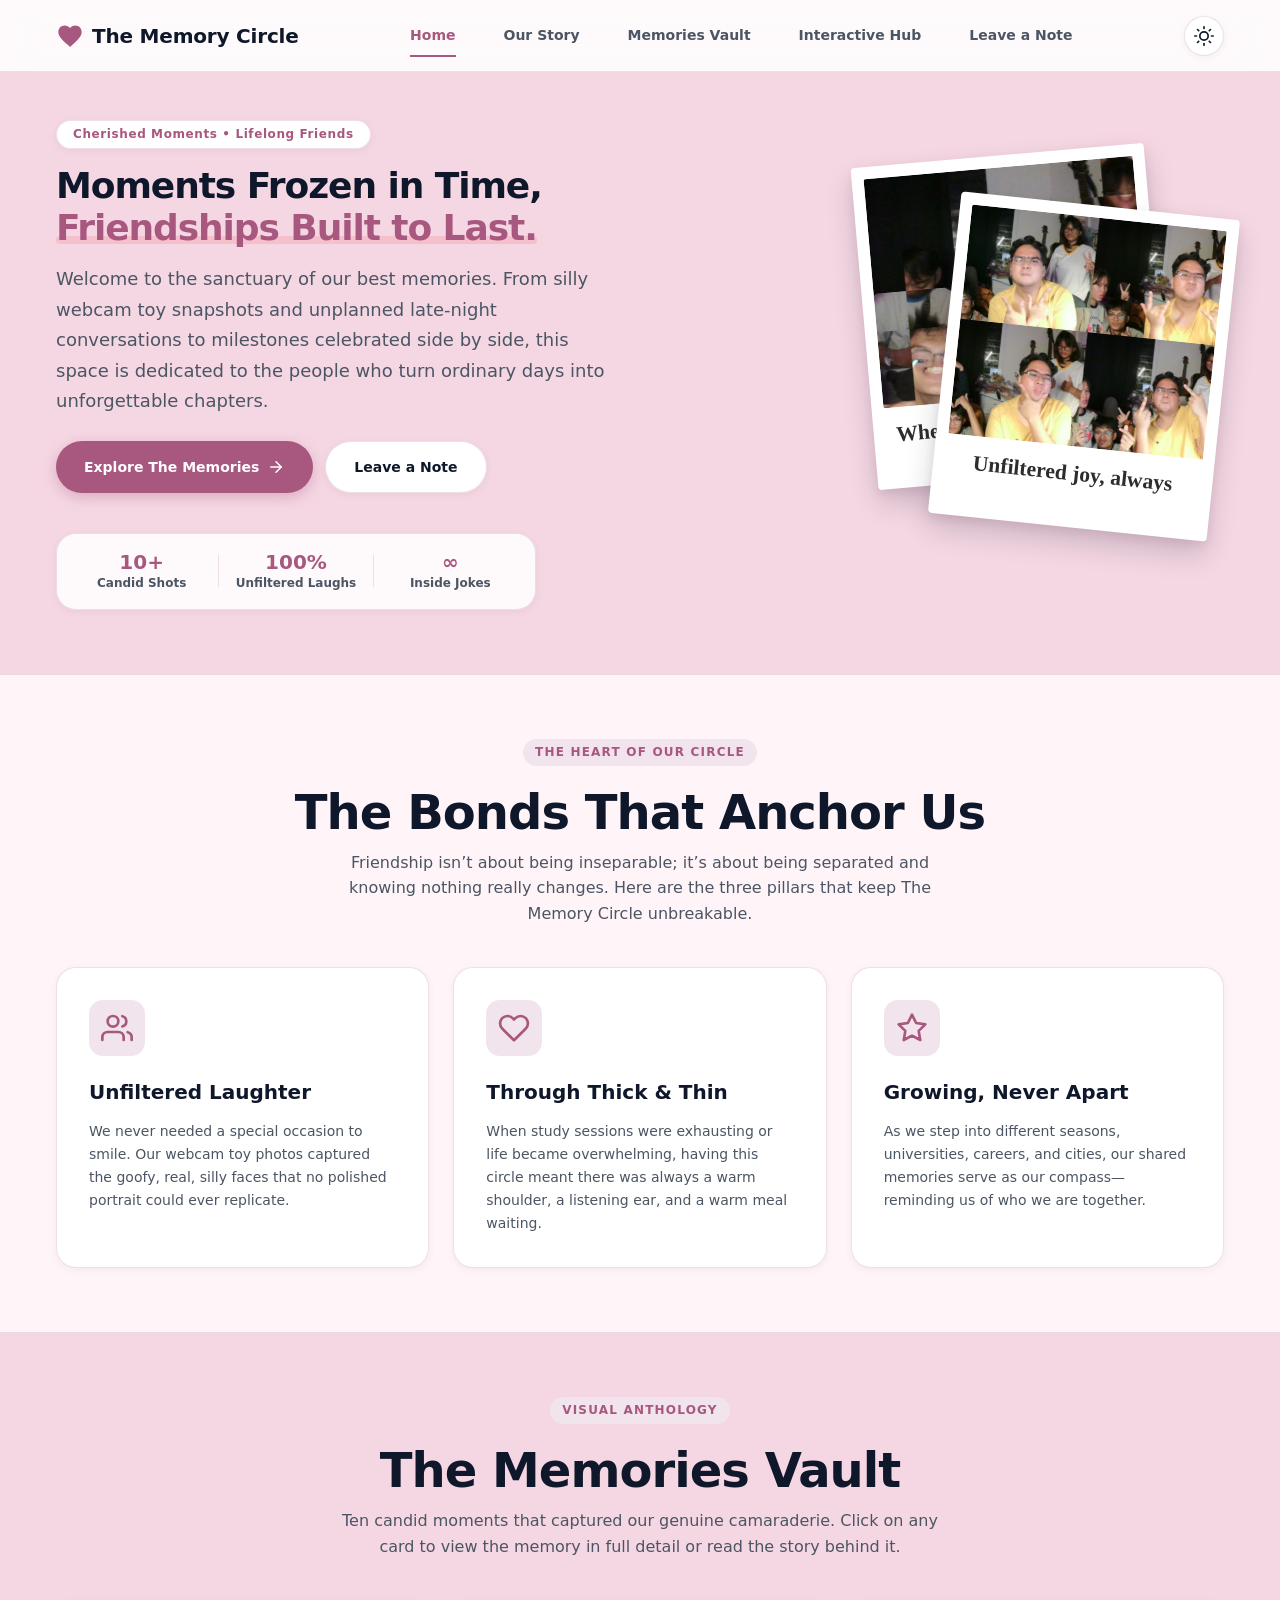
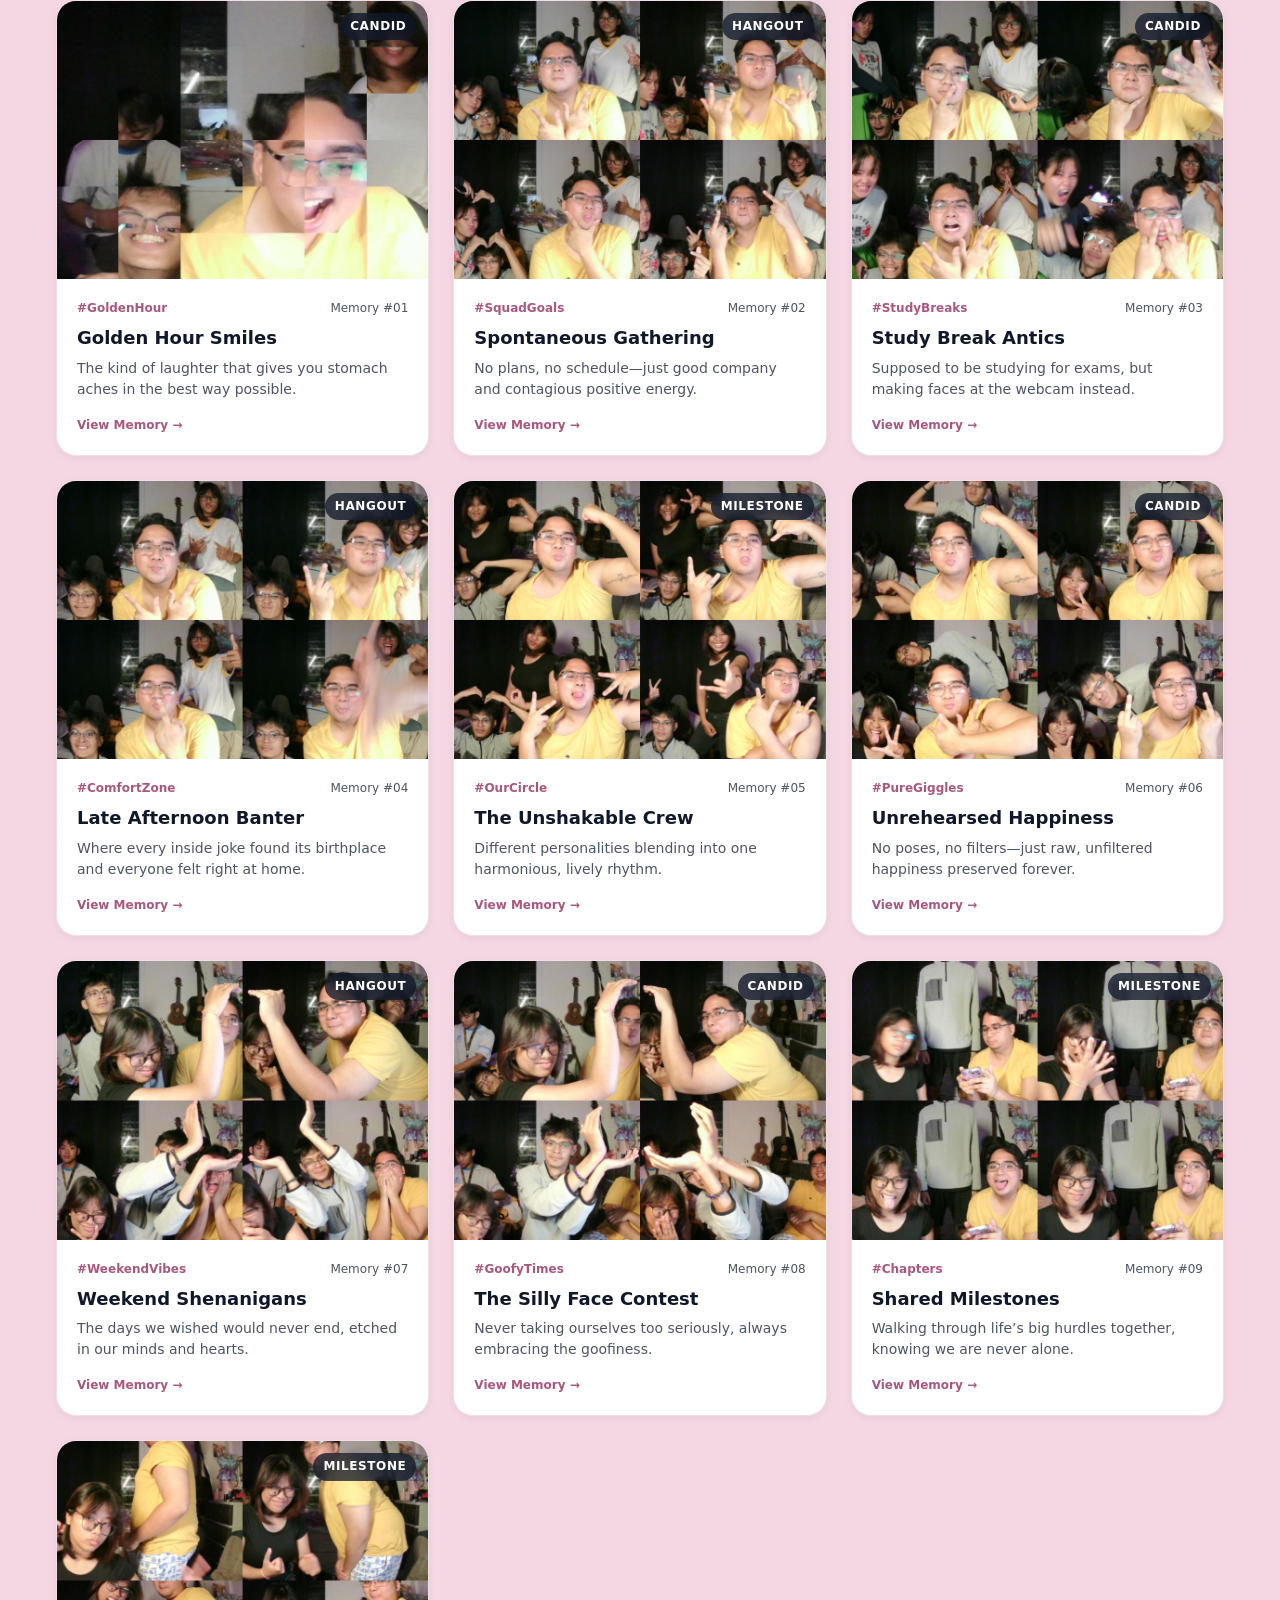
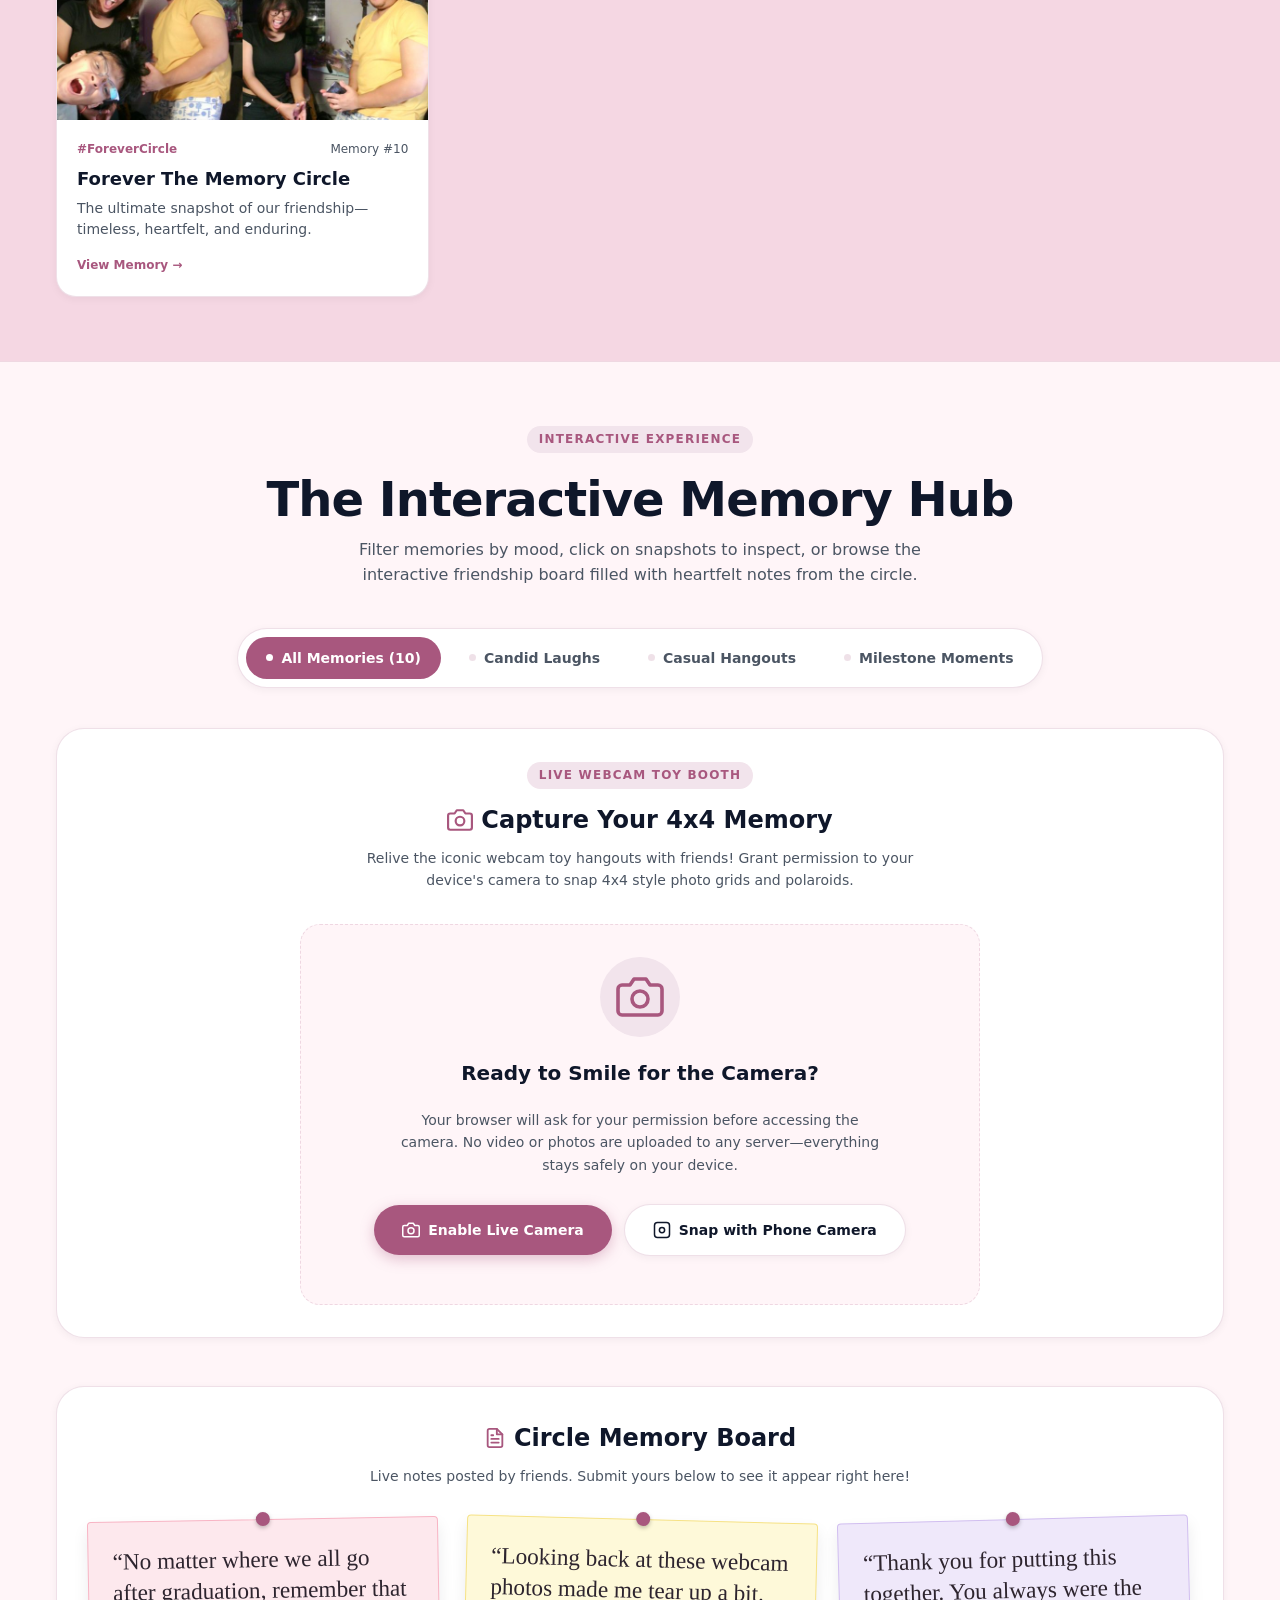
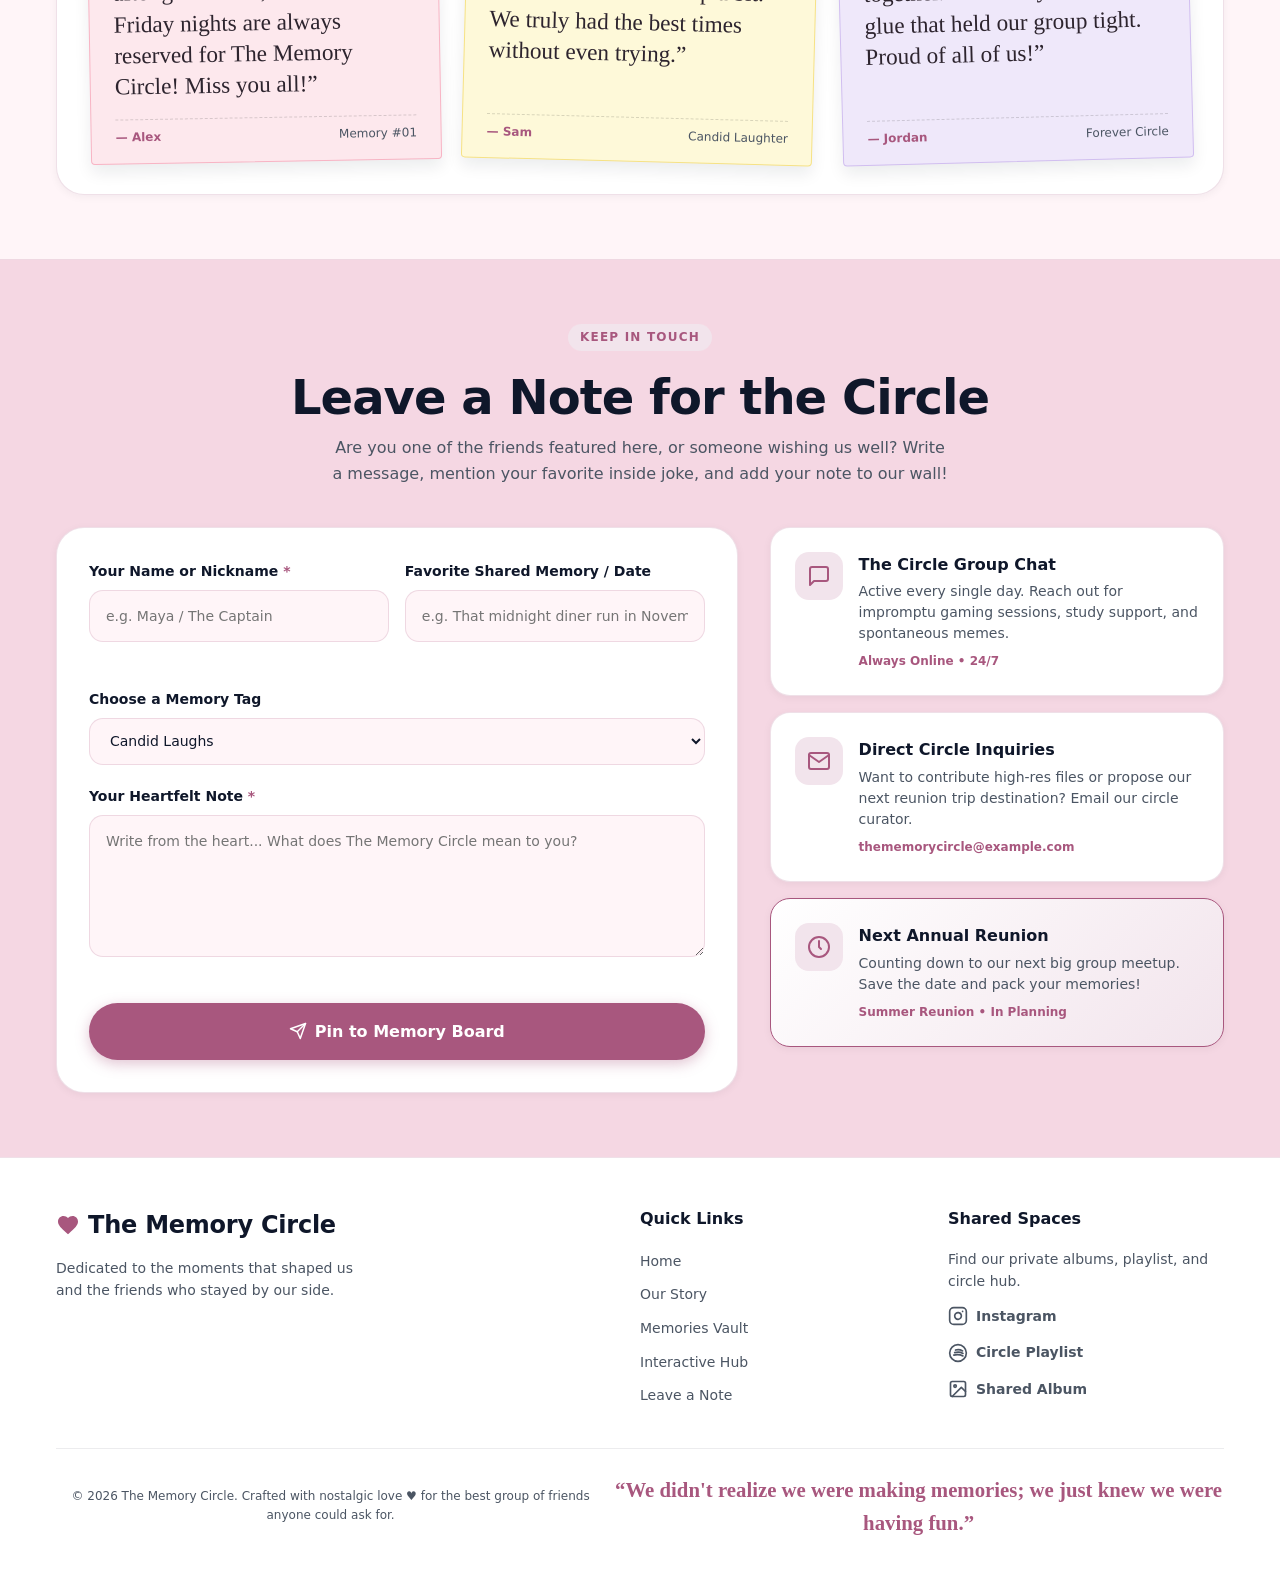
<file: index.html>
<!DOCTYPE html>
<html lang="en">
<head>
  <meta charset="UTF-8">
  <meta name="viewport" content="width=device-width, initial-scale=1.0">
  <meta name="description" content="The Memory Circle - A nostalgic, touching memorabilia website celebrating treasured moments, candid laughter, and lifelong friendship.">
  <meta name="theme-color" content="#F4A5AE">
  <!-- Device Privacy & Cryptographic Data Protection Meta Tags -->
  <meta name="referrer" content="no-referrer">
  <meta http-equiv="X-Content-Type-Options" content="nosniff">
  <meta http-equiv="Content-Security-Policy" content="default-src 'self'; script-src 'self'; style-src 'self' 'unsafe-inline' https://fonts.googleapis.com; font-src 'self' https://fonts.gstatic.com; img-src 'self' data: blob:; media-src 'self' blob:; connect-src 'self' blob:;">
  <title>The Memory Circle | A Tapestry of Unforgettable Memories</title>

  <!-- Google Fonts: Plus Jakarta Sans for modern clarity, Caveat for nostalgic handwritten warmth -->
  <link rel="preconnect" href="https://fonts.googleapis.com">
  <link rel="preconnect" href="https://fonts.gstatic.com" crossorigin>
  <link href="https://fonts.googleapis.com/css2?family=Caveat:wght@600;700&family=Plus+Jakarta+Sans:wght@400;500;600;700;800&display=swap" rel="stylesheet">

  <!-- Relative Stylesheet Link -->
  <link rel="stylesheet" href="./style.css">
</head>
<body>

  <!-- Accessible Skip Link -->
  <a href="#main-content" class="skip-link">Skip to main content</a>

  <!-- =========================================================================
       1. NAVBAR / HEADER SECTION
       ========================================================================= -->
  <header class="site-header" role="banner">
    <div class="header-container container">
      <!-- Brand Logo / Title -->
      <a href="#hero" class="brand-logo" aria-label="The Memory Circle Home">
        <svg class="brand-icon" viewBox="0 0 24 24" fill="currentColor" width="28" height="28" aria-hidden="true" focusable="false">
          <path d="M12 21.35l-1.45-1.32C5.4 15.36 2 12.28 2 8.5 2 5.42 4.42 3 7.5 3c1.74 0 3.41.81 4.5 2.09C13.09 3.81 14.76 3 16.5 3 19.58 3 22 5.42 22 8.5c0 3.78-3.4 6.86-8.55 11.54L12 21.35z"/>
        </svg>
        <span class="brand-name">The Memory Circle</span>
      </a>

      <!-- Desktop Navigation Menu -->
      <nav class="site-nav" id="primary-navigation" role="navigation" aria-label="Primary Navigation">
        <ul class="nav-list" role="list">
          <li class="nav-item"><a href="#hero" class="nav-link active">Home</a></li>
          <li class="nav-item"><a href="#our-story" class="nav-link">Our Story</a></li>
          <li class="nav-item"><a href="#memories-vault" class="nav-link">Memories Vault</a></li>
          <li class="nav-item"><a href="#interactive-hub" class="nav-link">Interactive Hub</a></li>
          <li class="nav-item"><a href="#leave-a-note" class="nav-link">Leave a Note</a></li>
        </ul>
      </nav>

      <!-- Header Controls: Theme Toggle & Mobile Hamburger -->
      <div class="header-actions">
        <button type="button" class="theme-toggle-btn" id="theme-toggle-btn" aria-label="Toggle light and dark color theme" aria-pressed="false">
          <svg class="theme-icon sun-icon" viewBox="0 0 24 24" fill="none" stroke="currentColor" stroke-width="2" stroke-linecap="round" stroke-linejoin="round" width="20" height="20" aria-hidden="true" focusable="false">
            <circle cx="12" cy="12" r="5"></circle>
            <line x1="12" y1="1" x2="12" y2="3"></line>
            <line x1="12" y1="21" x2="12" y2="23"></line>
            <line x1="4.22" y1="4.22" x2="5.64" y2="5.64"></line>
            <line x1="18.36" y1="18.36" x2="19.78" y2="19.78"></line>
            <line x1="1" y1="12" x2="3" y2="12"></line>
            <line x1="21" y1="12" x2="23" y2="12"></line>
            <line x1="4.22" y1="19.78" x2="5.64" y2="18.36"></line>
            <line x1="18.36" y1="5.64" x2="19.78" y2="4.22"></line>
          </svg>
          <svg class="theme-icon moon-icon" viewBox="0 0 24 24" fill="none" stroke="currentColor" stroke-width="2" stroke-linecap="round" stroke-linejoin="round" width="20" height="20" aria-hidden="true" focusable="false">
            <path d="M21 12.79A9 9 0 1 1 11.21 3 7 7 0 0 0 21 12.79z"></path>
          </svg>
        </button>

        <!-- Mobile Navigation Toggle Button -->
        <button type="button" class="mobile-nav-toggle" id="mobile-nav-toggle" aria-controls="primary-navigation" aria-expanded="false" aria-label="Toggle navigation menu">
          <span class="hamburger-box" aria-hidden="true">
            <span class="hamburger-inner"></span>
          </span>
        </button>
      </div>
    </div>
  </header>

  <!-- =========================================================================
       MAIN CONTENT CONTAINER
       ========================================================================= -->
  <main id="main-content" class="site-main" role="main">

    <!-- =======================================================================
         2. HERO SECTION
         ======================================================================= -->
    <section class="hero-section" id="hero" aria-labelledby="hero-title">
      <div class="hero-container container">
        <div class="hero-text-content">
          <span class="hero-badge">Cherished Moments &bull; Lifelong Friends</span>
          <h1 id="hero-title" class="hero-heading">
            Moments Frozen in Time,<br>
            <span class="highlight-text">Friendships Built to Last.</span>
          </h1>
          <p class="hero-lead">
            Welcome to the sanctuary of our best memories. From silly webcam toy snapshots and unplanned late-night conversations to milestones celebrated side by side, this space is dedicated to the people who turn ordinary days into unforgettable chapters.
          </p>
          <div class="hero-cta-group">
            <a href="#memories-vault" class="btn btn-primary" aria-label="Explore our memory gallery">
              <span>Explore The Memories</span>
              <svg viewBox="0 0 24 24" fill="none" stroke="currentColor" stroke-width="2" stroke-linecap="round" stroke-linejoin="round" width="18" height="18" aria-hidden="true" focusable="false">
                <line x1="5" y1="12" x2="19" y2="12"></line>
                <polyline points="12 5 19 12 12 19"></polyline>
              </svg>
            </a>
            <a href="#leave-a-note" class="btn btn-secondary" aria-label="Leave a message for our circle of friends">
              <span>Leave a Note</span>
            </a>
          </div>

          <div class="hero-stats" role="region" aria-label="Memory highlights summary">
            <div class="stat-item">
              <span class="stat-number">10+</span>
              <span class="stat-label">Candid Shots</span>
            </div>
            <div class="stat-divider" aria-hidden="true"></div>
            <div class="stat-item">
              <span class="stat-number">100%</span>
              <span class="stat-label">Unfiltered Laughs</span>
            </div>
            <div class="stat-divider" aria-hidden="true"></div>
            <div class="stat-item">
              <span class="stat-number">&infin;</span>
              <span class="stat-label">Inside Jokes</span>
            </div>
          </div>
        </div>

        <!-- Hero Visual Showcase: Floating Polaroids -->
        <div class="hero-visual" aria-hidden="true">
          <div class="polaroid-stack">
            <figure class="polaroid-card card-primary">
              <img src="./assets/group images/webcam-toy-photo1.jpg" alt="Friends smiling candidly during a webcam hangout" class="polaroid-img" loading="eager">
              <figcaption class="polaroid-caption">Where every story began &hearts;</figcaption>
            </figure>
            <figure class="polaroid-card card-secondary">
              <img src="./assets/group images/webcam-toy-photo2.jpg" alt="A lively group shot capturing contagious smiles and friendship" class="polaroid-img" loading="eager">
              <figcaption class="polaroid-caption">Unfiltered joy, always</figcaption>
            </figure>
          </div>
        </div>
      </div>
    </section>

    <!-- =======================================================================
         3. CORE CONTENT SECTION
         Part A: Our Story / Friendship Pillars
         Part B: The Memories Vault (Photos & Stories Grid)
         ======================================================================= -->
    
    <!-- Part A: About Our Story -->
    <section class="story-section" id="our-story" aria-labelledby="story-title">
      <div class="container">
        <header class="section-header text-center">
          <span class="section-badge">The Heart of Our Circle</span>
          <h2 id="story-title" class="section-title">The Bonds That Anchor Us</h2>
          <p class="section-subtitle">
            Friendship isn’t about being inseparable; it’s about being separated and knowing nothing really changes. Here are the three pillars that keep The Memory Circle unbreakable.
          </p>
        </header>

        <div class="pillars-grid" role="region" aria-label="Friendship pillars">
          <article class="pillar-card">
            <div class="pillar-icon-wrapper" aria-hidden="true">
              <svg viewBox="0 0 24 24" fill="none" stroke="currentColor" stroke-width="2" stroke-linecap="round" stroke-linejoin="round" width="32" height="32" focusable="false">
                <path d="M17 21v-2a4 4 0 0 0-4-4H5a4 4 0 0 0-4 4v2"></path>
                <circle cx="9" cy="7" r="4"></circle>
                <path d="M23 21v-2a4 4 0 0 0-3-3.87"></path>
                <path d="M16 3.13a4 4 0 0 1 0 7.75"></path>
              </svg>
            </div>
            <h3 class="pillar-title">Unfiltered Laughter</h3>
            <p class="pillar-desc">
              We never needed a special occasion to smile. Our webcam toy photos captured the goofy, real, silly faces that no polished portrait could ever replicate.
            </p>
          </article>

          <article class="pillar-card">
            <div class="pillar-icon-wrapper" aria-hidden="true">
              <svg viewBox="0 0 24 24" fill="none" stroke="currentColor" stroke-width="2" stroke-linecap="round" stroke-linejoin="round" width="32" height="32" focusable="false">
                <path d="M20.84 4.61a5.5 5.5 0 0 0-7.78 0L12 5.67l-1.06-1.06a5.5 5.5 0 0 0-7.78 7.78l1.06 1.06L12 21.23l7.78-7.78 1.06-1.06a5.5 5.5 0 0 0 0-7.78z"></path>
              </svg>
            </div>
            <h3 class="pillar-title">Through Thick &amp; Thin</h3>
            <p class="pillar-desc">
              When study sessions were exhausting or life became overwhelming, having this circle meant there was always a warm shoulder, a listening ear, and a warm meal waiting.
            </p>
          </article>

          <article class="pillar-card">
            <div class="pillar-icon-wrapper" aria-hidden="true">
              <svg viewBox="0 0 24 24" fill="none" stroke="currentColor" stroke-width="2" stroke-linecap="round" stroke-linejoin="round" width="32" height="32" focusable="false">
                <polygon points="12 2 15.09 8.26 22 9.27 17 14.14 18.18 21.02 12 17.77 5.82 21.02 7 14.14 2 9.27 8.91 8.26 12 2"></polygon>
              </svg>
            </div>
            <h3 class="pillar-title">Growing, Never Apart</h3>
            <p class="pillar-desc">
              As we step into different seasons, universities, careers, and cities, our shared memories serve as our compass—reminding us of who we are together.
            </p>
          </article>
        </div>
      </div>
    </section>

    <!-- Part B: Core Content Memory Vault -->
    <section class="gallery-section" id="memories-vault" aria-labelledby="vault-title">
      <div class="container">
        <header class="section-header text-center">
          <span class="section-badge">Visual Anthology</span>
          <h2 id="vault-title" class="section-title">The Memories Vault</h2>
          <p class="section-subtitle">
            Ten candid moments that captured our genuine camaraderie. Click on any card to view the memory in full detail or read the story behind it.
          </p>
        </header>

        <!-- Memory Cards Grid -->
        <div class="memories-grid" id="memories-grid" role="region" aria-label="Photo gallery of friends">

          <!-- Photo 1 -->
          <article class="memory-card" data-category="candid" data-id="1">
            <figure class="memory-figure">
              <div class="memory-img-wrapper">
                <img src="./assets/group images/webcam-toy-photo1.jpg" alt="A candid snapshot of friends sharing warm grins during a casual catch-up" class="memory-img" loading="lazy">
                <span class="memory-badge">Candid</span>
              </div>
              <figcaption class="memory-details">
                <div class="memory-meta">
                  <span class="memory-tag">#GoldenHour</span>
                  <time datetime="2026-10-21">Memory #01</time>
                </div>
                <h3 class="memory-title">Golden Hour Smiles</h3>
                <p class="memory-caption">The kind of laughter that gives you stomach aches in the best way possible.</p>
                <button type="button" class="btn-card-expand" aria-label="View photo 1 in modal viewer" data-img="./assets/group images/webcam-toy-photo1.jpg" data-title="Golden Hour Smiles" data-desc="The kind of laughter that gives you stomach aches in the best way possible. A snapshot of pure contentment.">
                  View Memory &rarr;
                </button>
              </figcaption>
            </figure>
          </article>

          <!-- Photo 2 -->
          <article class="memory-card" data-category="hangouts" data-id="2">
            <figure class="memory-figure">
              <div class="memory-img-wrapper">
                <img src="./assets/group images/webcam-toy-photo2.jpg" alt="Group of friends clustered happily in front of the webcam" class="memory-img" loading="lazy">
                <span class="memory-badge">Hangout</span>
              </div>
              <figcaption class="memory-details">
                <div class="memory-meta">
                  <span class="memory-tag">#SquadGoals</span>
                  <time datetime="2026-10-21">Memory #02</time>
                </div>
                <h3 class="memory-title">Spontaneous Gathering</h3>
                <p class="memory-caption">No plans, no schedule—just good company and contagious positive energy.</p>
                <button type="button" class="btn-card-expand" aria-label="View photo 2 in modal viewer" data-img="./assets/group images/webcam-toy-photo2.jpg" data-title="Spontaneous Gathering" data-desc="No plans, no schedule—just good company and contagious positive energy that made hours feel like minutes.">
                  View Memory &rarr;
                </button>
              </figcaption>
            </figure>
          </article>

          <!-- Photo 3 -->
          <article class="memory-card" data-category="candid" data-id="3">
            <figure class="memory-figure">
              <div class="memory-img-wrapper">
                <img src="./assets/group images/webcam-toy-photo3.jpg" alt="Friends laughing together during a comfortable study break" class="memory-img" loading="lazy">
                <span class="memory-badge">Candid</span>
              </div>
              <figcaption class="memory-details">
                <div class="memory-meta">
                  <span class="memory-tag">#StudyBreaks</span>
                  <time datetime="2026-10-21">Memory #03</time>
                </div>
                <h3 class="memory-title">Study Break Antics</h3>
                <p class="memory-caption">Supposed to be studying for exams, but making faces at the webcam instead.</p>
                <button type="button" class="btn-card-expand" aria-label="View photo 3 in modal viewer" data-img="./assets/group images/webcam-toy-photo3.jpg" data-title="Study Break Antics" data-desc="Supposed to be cramming for exams, but we spent half the night sharing stories and snapping candid webcam memories.">
                  View Memory &rarr;
                </button>
              </figcaption>
            </figure>
          </article>

          <!-- Photo 4 -->
          <article class="memory-card" data-category="hangouts" data-id="4">
            <figure class="memory-figure">
              <div class="memory-img-wrapper">
                <img src="./assets/group images/webcam-toy-photo4.jpg" alt="Close-knit group smiling warmly into the webcam lens" class="memory-img" loading="lazy">
                <span class="memory-badge">Hangout</span>
              </div>
              <figcaption class="memory-details">
                <div class="memory-meta">
                  <span class="memory-tag">#ComfortZone</span>
                  <time datetime="2026-10-21">Memory #04</time>
                </div>
                <h3 class="memory-title">Late Afternoon Banter</h3>
                <p class="memory-caption">Where every inside joke found its birthplace and everyone felt right at home.</p>
                <button type="button" class="btn-card-expand" aria-label="View photo 4 in modal viewer" data-img="./assets/group images/webcam-toy-photo4.jpg" data-title="Late Afternoon Banter" data-desc="Where every inside joke found its birthplace and everyone felt right at home. True comfort in presence.">
                  View Memory &rarr;
                </button>
              </figcaption>
            </figure>
          </article>

          <!-- Photo 5 -->
          <article class="memory-card" data-category="milestones" data-id="5">
            <figure class="memory-figure">
              <div class="memory-img-wrapper">
                <img src="./assets/group images/webcam-toy-photo5.jpg" alt="A heartwarming group portrait showing deep camaraderie and joy" class="memory-img" loading="lazy">
                <span class="memory-badge">Milestone</span>
              </div>
              <figcaption class="memory-details">
                <div class="memory-meta">
                  <span class="memory-tag">#OurCircle</span>
                  <time datetime="2026-10-21">Memory #05</time>
                </div>
                <h3 class="memory-title">The Unshakable Crew</h3>
                <p class="memory-caption">Different personalities blending into one harmonious, lively rhythm.</p>
                <button type="button" class="btn-card-expand" aria-label="View photo 5 in modal viewer" data-img="./assets/group images/webcam-toy-photo5.jpg" data-title="The Unshakable Crew" data-desc="Different personalities blending into one harmonious, lively rhythm. A milestone memory of genuine togetherness.">
                  View Memory &rarr;
                </button>
              </figcaption>
            </figure>
          </article>

          <!-- Photo 6 -->
          <article class="memory-card" data-category="candid" data-id="6">
            <figure class="memory-figure">
              <div class="memory-img-wrapper">
                <img src="./assets/group images/webcam-toy-photo6.jpg" alt="Playful poses and funny expressions from the friends circle" class="memory-img" loading="lazy">
                <span class="memory-badge">Candid</span>
              </div>
              <figcaption class="memory-details">
                <div class="memory-meta">
                  <span class="memory-tag">#PureGiggles</span>
                  <time datetime="2026-10-21">Memory #06</time>
                </div>
                <h3 class="memory-title">Unrehearsed Happiness</h3>
                <p class="memory-caption">No poses, no filters—just raw, unfiltered happiness preserved forever.</p>
                <button type="button" class="btn-card-expand" aria-label="View photo 6 in modal viewer" data-img="./assets/group images/webcam-toy-photo6.jpg" data-title="Unrehearsed Happiness" data-desc="No poses, no filters—just raw, unfiltered happiness preserved forever in time.">
                  View Memory &rarr;
                </button>
              </figcaption>
            </figure>
          </article>

          <!-- Photo 8 -->
          <article class="memory-card" data-category="hangouts" data-id="8">
            <figure class="memory-figure">
              <div class="memory-img-wrapper">
                <img src="./assets/group images/webcam-toy-photo8.jpg" alt="A lively snapshot of the circle sharing a cheerful moment" class="memory-img" loading="lazy">
                <span class="memory-badge">Hangout</span>
              </div>
              <figcaption class="memory-details">
                <div class="memory-meta">
                  <span class="memory-tag">#WeekendVibes</span>
                  <time datetime="2026-10-21">Memory #07</time>
                </div>
                <h3 class="memory-title">Weekend Shenanigans</h3>
                <p class="memory-caption">The days we wished would never end, etched in our minds and hearts.</p>
                <button type="button" class="btn-card-expand" aria-label="View photo 8 in modal viewer" data-img="./assets/group images/webcam-toy-photo8.jpg" data-title="Weekend Shenanigans" data-desc="The days we wished would never end, etched in our minds and hearts. Good friends make every weekend special.">
                  View Memory &rarr;
                </button>
              </figcaption>
            </figure>
          </article>

          <!-- Photo 9 -->
          <article class="memory-card" data-category="candid" data-id="9">
            <figure class="memory-figure">
              <div class="memory-img-wrapper">
                <img src="./assets/group images/webcam-toy-photo9.jpg" alt="Goofy faces and candid smiles captured in webcam toy style" class="memory-img" loading="lazy">
                <span class="memory-badge">Candid</span>
              </div>
              <figcaption class="memory-details">
                <div class="memory-meta">
                  <span class="memory-tag">#GoofyTimes</span>
                  <time datetime="2026-10-21">Memory #08</time>
                </div>
                <h3 class="memory-title">The Silly Face Contest</h3>
                <p class="memory-caption">Never taking ourselves too seriously, always embracing the goofiness.</p>
                <button type="button" class="btn-card-expand" aria-label="View photo 9 in modal viewer" data-img="./assets/group images/webcam-toy-photo9.jpg" data-title="The Silly Face Contest" data-desc="Never taking ourselves too seriously, always embracing the goofy humor that made our bond so strong.">
                  View Memory &rarr;
                </button>
              </figcaption>
            </figure>
          </article>

          <!-- Photo 11 -->
          <article class="memory-card" data-category="milestones" data-id="11">
            <figure class="memory-figure">
              <div class="memory-img-wrapper">
                <img src="./assets/group images/webcam-toy-photo11.jpg" alt="A tender portrait of friends sharing a meaningful milestone moment" class="memory-img" loading="lazy">
                <span class="memory-badge">Milestone</span>
              </div>
              <figcaption class="memory-details">
                <div class="memory-meta">
                  <span class="memory-tag">#Chapters</span>
                  <time datetime="2026-10-21">Memory #09</time>
                </div>
                <h3 class="memory-title">Shared Milestones</h3>
                <p class="memory-caption">Walking through life’s big hurdles together, knowing we are never alone.</p>
                <button type="button" class="btn-card-expand" aria-label="View photo 11 in modal viewer" data-img="./assets/group images/webcam-toy-photo11.jpg" data-title="Shared Milestones" data-desc="Walking through life’s big hurdles together, celebrating triumphs and lifting each other up through every transition.">
                  View Memory &rarr;
                </button>
              </figcaption>
            </figure>
          </article>

          <!-- Photo 12 -->
          <article class="memory-card" data-category="milestones" data-id="12">
            <figure class="memory-figure">
              <div class="memory-img-wrapper">
                <img src="./assets/group images/webcam-toy-photo12.jpg" alt="The complete group beaming with bright smiles and cherished memories" class="memory-img" loading="lazy">
                <span class="memory-badge">Milestone</span>
              </div>
              <figcaption class="memory-details">
                <div class="memory-meta">
                  <span class="memory-tag">#ForeverCircle</span>
                  <time datetime="2026-10-21">Memory #10</time>
                </div>
                <h3 class="memory-title">Forever The Memory Circle</h3>
                <p class="memory-caption">The ultimate snapshot of our friendship—timeless, heartfelt, and enduring.</p>
                <button type="button" class="btn-card-expand" aria-label="View photo 12 in modal viewer" data-img="./assets/group images/webcam-toy-photo12.jpg" data-title="Forever The Memory Circle" data-desc="The ultimate snapshot of our friendship. A visual pledge that wherever life leads us, this circle will remain home.">
                  View Memory &rarr;
                </button>
              </figcaption>
            </figure>
          </article>

        </div>
      </div>
    </section>

    <!-- =======================================================================
         4. INTERACTIVE COMPONENT CONTAINER
         - Category Filter Controls
         - Lightbox / Modal Viewer Container
         - Interactive Memory Note Board / Sticky Notes Wall
         ======================================================================= -->
    <section class="interactive-section" id="interactive-hub" aria-labelledby="interactive-title">
      <div class="container">
        <header class="section-header text-center">
          <span class="section-badge">Interactive Experience</span>
          <h2 id="interactive-title" class="section-title">The Interactive Memory Hub</h2>
          <p class="section-subtitle">
            Filter memories by mood, click on snapshots to inspect, or browse the interactive friendship board filled with heartfelt notes from the circle.
          </p>
        </header>

        <!-- Interactive Control Panel: Category Filters -->
        <div class="interactive-controls-container" role="region" aria-label="Memory Filter Toolbar">
          <div class="filter-buttons-group" role="group" aria-label="Filter memories by category">
            <button type="button" class="filter-btn active" data-filter="all" aria-pressed="true">
              <span class="filter-dot" aria-hidden="true"></span>
              All Memories (10)
            </button>
            <button type="button" class="filter-btn" data-filter="candid" aria-pressed="false">
              <span class="filter-dot" aria-hidden="true"></span>
              Candid Laughs
            </button>
            <button type="button" class="filter-btn" data-filter="hangouts" aria-pressed="false">
              <span class="filter-dot" aria-hidden="true"></span>
              Casual Hangouts
            </button>
            <button type="button" class="filter-btn" data-filter="milestones" aria-pressed="false">
              <span class="filter-dot" aria-hidden="true"></span>
              Milestone Moments
            </button>
          </div>
        </div>

        <!-- ===================================================================
             INTERACTIVE FEATURE: WEBCAM TOY 4X4 PHOTO BOOTH
             =================================================================== -->
        <div class="webcam-booth-container" id="webcam-booth" role="region" aria-label="Webcam Toy 4x4 Photo Booth">
          <div class="booth-header text-center">
            <span class="section-badge">Live Webcam Toy Booth</span>
            <h3 class="booth-title">
              <svg viewBox="0 0 24 24" fill="none" stroke="currentColor" stroke-width="2" stroke-linecap="round" stroke-linejoin="round" width="26" height="26" aria-hidden="true" focusable="false">
                <path d="M23 19a2 2 0 0 1-2 2H3a2 2 0 0 1-2-2V8a2 2 0 0 1 2-2h4l2-3h6l2 3h4a2 2 0 0 1 2 2z"></path>
                <circle cx="12" cy="13" r="4"></circle>
              </svg>
              <span>Capture Your 4x4 Memory</span>
            </h3>
            <p class="booth-subtitle">
              Relive the iconic webcam toy hangouts with friends! Grant permission to your device's camera to snap 4x4 style photo grids and polaroids.
            </p>
          </div>

          <!-- Booth Workspace Container -->
          <div class="booth-workspace">
            
            <!-- State 1: Idle / Permission Request Screen -->
            <div class="booth-prompt" id="booth-permission-prompt">
              <div class="prompt-icon" aria-hidden="true">
                <svg viewBox="0 0 24 24" fill="none" stroke="currentColor" stroke-width="1.8" stroke-linecap="round" stroke-linejoin="round" width="48" height="48" focusable="false">
                  <path d="M23 19a2 2 0 0 1-2 2H3a2 2 0 0 1-2-2V8a2 2 0 0 1 2-2h4l2-3h6l2 3h4a2 2 0 0 1 2 2z"></path>
                  <circle cx="12" cy="13" r="4"></circle>
                </svg>
              </div>
              <h4 class="prompt-title">Ready to Smile for the Camera?</h4>
              <p class="prompt-text">
                Your browser will ask for your permission before accessing the camera. No video or photos are uploaded to any server—everything stays safely on your device.
              </p>
              <div class="booth-prompt-actions">
                <button type="button" class="btn btn-primary btn-start-camera" id="btn-start-camera" aria-label="Enable live camera access">
                  <svg viewBox="0 0 24 24" fill="none" stroke="currentColor" stroke-width="2" stroke-linecap="round" stroke-linejoin="round" width="18" height="18" aria-hidden="true" focusable="false">
                    <path d="M23 19a2 2 0 0 1-2 2H3a2 2 0 0 1-2-2V8a2 2 0 0 1 2-2h4l2-3h6l2 3h4a2 2 0 0 1 2 2z"></path>
                    <circle cx="12" cy="13" r="4"></circle>
                  </svg>
                  <span>Enable Live Camera</span>
                </button>

                <!-- Native Mobile / iOS Camera Snapshot Trigger -->
                <input type="file" id="mobile-native-camera-input" accept="image/*" capture="user" class="visually-hidden">
                <label for="mobile-native-camera-input" class="btn btn-secondary btn-mobile-camera" id="btn-mobile-camera-label">
                  <svg viewBox="0 0 24 24" fill="none" stroke="currentColor" stroke-width="2" width="18" height="18" aria-hidden="true" focusable="false">
                    <rect x="2" y="2" width="20" height="20" rx="4"></rect>
                    <circle cx="12" cy="12" r="3.5"></circle>
                    <path d="M16 6h.01"></path>
                  </svg>
                  <span>Snap with Phone Camera</span>
                </label>
              </div>
              <div class="booth-status-msg" id="camera-status-msg" role="status" aria-live="polite"></div>
            </div>

            <!-- State 2: Active Camera Viewport Screen -->
            <div class="booth-live-view" id="booth-live-view" hidden>
              
              <div class="camera-viewport-wrapper">
                <!-- Live Video Feed (iOS Safari webkit-playsinline & playsinline) -->
                <video id="webcam-video" autoplay playsinline webkit-playsinline muted class="webcam-feed" aria-label="Live camera preview"></video>
                
                <!-- 4x4 Grid Guide Overlay (4 rows x 4 cols = 16 cells) -->
                <div class="grid-overlay-4x4" id="grid-overlay-4x4" aria-hidden="true">
                  <div class="grid-cell"></div><div class="grid-cell"></div><div class="grid-cell"></div><div class="grid-cell"></div>
                  <div class="grid-cell"></div><div class="grid-cell"></div><div class="grid-cell"></div><div class="grid-cell"></div>
                  <div class="grid-cell"></div><div class="grid-cell"></div><div class="grid-cell"></div><div class="grid-cell"></div>
                  <div class="grid-cell"></div><div class="grid-cell"></div><div class="grid-cell"></div><div class="grid-cell"></div>
                </div>

                <!-- Animated Countdown Badge -->
                <div class="countdown-badge" id="countdown-badge" aria-hidden="true" hidden>3</div>

                <!-- Live Eye AF Viewfinder Reticles & Locked Status -->
                <div class="eye-af-overlay" id="eye-af-overlay" aria-hidden="true">
                  <div class="eye-af-box" id="eye-af-box-left" style="display:none;">
                    <span class="corner top-left"></span>
                    <span class="corner top-right"></span>
                    <span class="corner btm-left"></span>
                    <span class="corner btm-right"></span>
                  </div>
                  <div class="eye-af-box" id="eye-af-box-right" style="display:none;">
                    <span class="corner top-left"></span>
                    <span class="corner top-right"></span>
                    <span class="corner btm-left"></span>
                    <span class="corner btm-right"></span>
                  </div>
                  <div class="eye-af-badge" id="eye-af-badge" style="display:none;">
                    <span class="eye-af-dot"></span>
                    <span class="eye-af-text">EYE AF LOCKED</span>
                  </div>
                </div>

                <!-- Camera Flash Effect -->
                <div class="camera-flash" id="camera-flash" aria-hidden="true"></div>
              </div>

              <!-- Booth Controls -->
              <div class="booth-controls-bar">
                
                <!-- Booth Customization Studio Panel -->
                <div class="booth-studio-panel" role="region" aria-label="Photo Booth Customization Studio">
                  
                  <!-- Studio Navigation Tabs -->
                  <div class="studio-tabs" role="tablist" aria-label="Booth Customization Tabs">
                    <button type="button" class="studio-tab-btn active" role="tab" aria-selected="true" data-tab="tab-layout">
                      <span>🎞️ Layout</span>
                    </button>
                    <button type="button" class="studio-tab-btn" role="tab" aria-selected="false" data-tab="tab-filters">
                      <span>✨ Filter</span>
                    </button>
                    <button type="button" class="studio-tab-btn" role="tab" aria-selected="false" data-tab="tab-background">
                      <span>🎨 Frame &amp; BG</span>
                    </button>
                    <button type="button" class="studio-tab-btn" role="tab" aria-selected="false" data-tab="tab-text">
                      <span>✍️ Text &amp; Date</span>
                    </button>
                  </div>

                  <!-- Tab 1: Layouts & Frames -->
                  <div class="studio-tab-content active" id="tab-layout" role="tabpanel">
                    <label class="studio-label">Choose Strip / Layout Style:</label>
                    <div class="layout-presets-grid" role="group" aria-label="Layout Presets">
                      <button type="button" class="layout-btn active" data-layout="grid4x4" aria-pressed="true">
                        <span class="layout-icon">🔲</span>
                        <strong>4x4 Multi-Tile</strong>
                        <small>16-Tile Webcam Toy</small>
                      </button>
                      <button type="button" class="layout-btn" data-layout="strip4" aria-pressed="false">
                        <span class="layout-icon">🎞️</span>
                        <strong>4-Cut Strip</strong>
                        <small>Vertical Photobooth</small>
                      </button>
                      <button type="button" class="layout-btn" data-layout="collage2x2" aria-pressed="false">
                        <span class="layout-icon">🪟</span>
                        <strong>2x2 Square</strong>
                        <small>4-Photo Collage</small>
                      </button>
                      <button type="button" class="layout-btn" data-layout="singlePolaroid" aria-pressed="false">
                        <span class="layout-icon">📷</span>
                        <strong>Single Polaroid</strong>
                        <small>Classic Nostalgia</small>
                      </button>
                      <button type="button" class="layout-btn" data-layout="film35mm" aria-pressed="false">
                        <span class="layout-icon">🎬</span>
                        <strong>35mm Film Strip</strong>
                        <small>Sprocket Border</small>
                      </button>
                    </div>
                  </div>

                  <!-- Tab 2: Live Filters -->
                  <div class="studio-tab-content" id="tab-filters" role="tabpanel" hidden>
                    <label class="studio-label">Live Camera Filter (Applied in Real-Time):</label>
                    <div class="filters-pills-row" role="group" aria-label="Camera Filters">
                      <button type="button" class="filter-pill active" data-filter="normal" aria-pressed="true">Normal</button>
                      <button type="button" class="filter-pill" data-filter="bw" aria-pressed="false">B&amp;W Noir</button>
                      <button type="button" class="filter-pill" data-filter="sepia" aria-pressed="false">Retro '90s</button>
                      <button type="button" class="filter-pill" data-filter="golden" aria-pressed="false">Golden Glow</button>
                      <button type="button" class="filter-pill" data-filter="cyber" aria-pressed="false">Cyber Pop</button>
                      <button type="button" class="filter-pill" data-filter="soft" aria-pressed="false">Soft Dream</button>
                    </div>
                  </div>

                  <!-- Tab 3: Background & Upload Custom Template -->
                  <div class="studio-tab-content" id="tab-background" role="tabpanel" hidden>
                    <div class="studio-field-group">
                      <label class="studio-label">Frame / Background Color Preset:</label>
                      <div class="color-swatches-row" role="group" aria-label="Color Swatches">
                        <button type="button" class="color-swatch active" data-color="#FFFFFF" style="background:#FFFFFF;" aria-label="Classic White" title="Classic White"></button>
                        <button type="button" class="color-swatch" data-color="#111827" style="background:#111827;" aria-label="Film Black" title="Film Black"></button>
                        <button type="button" class="color-swatch" data-color="#F4A5AE" style="background:#F4A5AE;" aria-label="Cherry Blossom" title="Cherry Blossom"></button>
                        <button type="button" class="color-swatch" data-color="#A8577E" style="background:#A8577E;" aria-label="Rosewood" title="Rosewood"></button>
                        <button type="button" class="color-swatch" data-color="#FEF9D9" style="background:#FEF9D9;" aria-label="Butter Yellow" title="Butter Yellow"></button>
                        <button type="button" class="color-swatch" data-color="#EFE8FA" style="background:#EFE8FA;" aria-label="Lavender Mist" title="Lavender Mist"></button>
                        <button type="button" class="color-swatch" data-color="#F5E6D3" style="background:#F5E6D3;" aria-label="Vintage Sepia" title="Vintage Sepia"></button>
                        <div class="custom-color-picker-wrapper" title="Pick custom frame color">
                          <input type="color" id="booth-bg-picker" value="#FFFFFF" aria-label="Custom frame color picker">
                        </div>
                      </div>
                    </div>

                    <div class="studio-field-group template-upload-group">
                      <label class="studio-label">Or Upload Your Own Template (PNG / JPG):</label>
                      <div class="template-upload-bar">
                        <input type="file" id="booth-template-file" accept="image/png, image/jpeg" class="visually-hidden">
                        <label for="booth-template-file" class="btn btn-secondary btn-sm btn-upload-template">
                          <svg viewBox="0 0 24 24" fill="none" stroke="currentColor" stroke-width="2" width="16" height="16" aria-hidden="true" focusable="false"><path d="M21 15v4a2 2 0 0 1-2 2H5a2 2 0 0 1-2-2v-4"></path><polyline points="17 8 12 3 7 8"></polyline><line x1="12" y1="3" x2="12" y2="15"></line></svg>
                          <span>Upload Custom Frame</span>
                        </label>
                        <span id="template-file-name" class="template-file-name">No custom file chosen</span>
                        <button type="button" id="btn-clear-template" class="btn-clear-template" hidden title="Remove custom template" aria-label="Remove custom template">&times;</button>
                      </div>
                      <small class="studio-help-text">Tip: Use transparent PNG for custom overlay frames, or JPG for background patterns!</small>
                    </div>
                  </div>

                  <!-- Tab 4: Custom Text & Timestamps -->
                  <div class="studio-tab-content" id="tab-text" role="tabpanel" hidden>
                    <div class="studio-inputs-grid">
                      <div class="studio-input-item">
                        <label for="booth-text-title" class="studio-input-label">Title / Circle Name:</label>
                        <input type="text" id="booth-text-title" class="form-control" value="The Memory Circle" maxlength="35" placeholder="e.g. The Memory Circle / Squad '26">
                      </div>

                      <div class="studio-input-item">
                        <label for="booth-text-note" class="studio-input-label">Caption / Personal Note:</label>
                        <input type="text" id="booth-text-note" class="form-control" value="Moments Frozen in Time ♥" maxlength="50" placeholder="e.g. Best friends forever / Summer reunion">
                      </div>

                      <div class="studio-input-item">
                        <label for="booth-timestamp-mode" class="studio-input-label">Timestamp Style:</label>
                        <select id="booth-timestamp-mode" class="form-control form-select">
                          <option value="datetime">Current Date &amp; Time (Standard)</option>
                          <option value="retro90s">Retro '90s Orange Stamp ('26 10 27)</option>
                          <option value="dateonly">Date Only (e.g. Oct 27, 2026)</option>
                          <option value="custom">Custom Date Text</option>
                          <option value="none">No Timestamp</option>
                        </select>
                      </div>

                      <div class="studio-input-item" id="custom-date-field" hidden>
                        <label for="booth-custom-date-text" class="studio-input-label">Custom Date Text:</label>
                        <input type="text" id="booth-custom-date-text" class="form-control" placeholder="e.g. November 2026 • Reunion">
                      </div>

                      <div class="studio-input-item">
                        <label for="booth-font-style" class="studio-input-label">Font Style:</label>
                        <select id="booth-font-style" class="form-control form-select">
                          <option value="handwriting">Handwritten Script (Caveat)</option>
                          <option value="sans">Clean Modern (Plus Jakarta)</option>
                          <option value="mono">Retro '90s Monospace</option>
                          <option value="serif">Classic Elegant Serif</option>
                        </select>
                      </div>

                      <div class="studio-input-item">
                        <label for="booth-text-color" class="studio-input-label">Text Color:</label>
                        <div class="text-color-row">
                          <input type="color" id="booth-text-color" value="#A8577E" class="color-input-circle" aria-label="Text color">
                          <span class="color-hex-label" id="text-color-hex">#A8577E</span>
                          <button type="button" class="btn-text-auto-color" id="btn-text-auto-color" title="Match frame contrast automatically">Auto Contrast</button>
                        </div>
                      </div>
                    </div>
                  </div>

                </div>

                <!-- Action Buttons -->
                <div class="booth-actions-row">
                  <button type="button" class="btn btn-primary btn-capture" id="btn-capture-photo" aria-label="Capture customized photo">
                    <svg viewBox="0 0 24 24" fill="none" stroke="currentColor" stroke-width="2" stroke-linecap="round" stroke-linejoin="round" width="20" height="20" aria-hidden="true" focusable="false">
                      <circle cx="12" cy="12" r="10"></circle>
                      <circle cx="12" cy="12" r="4"></circle>
                    </svg>
                    <span>Snap Photo</span>
                  </button>

                  <button type="button" class="btn btn-secondary" id="btn-flip-camera" aria-label="Switch between front and back camera" title="Flip Camera">
                    <svg viewBox="0 0 24 24" fill="none" stroke="currentColor" stroke-width="2" stroke-linecap="round" stroke-linejoin="round" width="18" height="18" aria-hidden="true" focusable="false">
                      <path d="M20 16v4a2 2 0 0 1-2 2H6a2 2 0 0 1-2-2v-4"></path>
                      <path d="M4 8V4a2 2 0 0 1 2-2h12a2 2 0 0 1 2 2v4"></path>
                      <polyline points="16 12 12 8 8 12"></polyline>
                      <line x1="12" y1="8" x2="12" y2="16"></line>
                    </svg>
                    <span>Flip Camera</span>
                  </button>

                  <button type="button" class="btn btn-secondary active" id="btn-toggle-eye-af" aria-pressed="true" aria-label="Toggle Eye AF Auto Detection" title="Toggle Real-Time Eye AF">
                    <svg viewBox="0 0 24 24" fill="none" stroke="currentColor" stroke-width="2" stroke-linecap="round" stroke-linejoin="round" width="18" height="18" aria-hidden="true" focusable="false">
                      <circle cx="12" cy="12" r="3"></circle>
                      <path d="M3 7V5a2 2 0 0 1 2-2h2"></path>
                      <path d="M17 3h2a2 2 0 0 1 2 2v2"></path>
                      <path d="M21 17v2a2 2 0 0 1-2 2h-2"></path>
                      <path d="M7 21H5a2 2 0 0 1-2-2v-2"></path>
                    </svg>
                    <span>Eye AF: ON</span>
                  </button>

                  <button type="button" class="btn btn-secondary" id="btn-stop-camera" aria-label="Turn off camera">
                    Turn Off Camera
                  </button>
                </div>

                <p class="booth-hint" id="booth-mode-hint">
                  Selected: 4x4 Multi-Tile Grid with Natural filter
                </p>
              </div>

            </div>

            <!-- State 3: Captured Result & Export Screen -->
            <div class="booth-result-view" id="booth-result-view" hidden>
              <div class="result-card polaroid-result-card">
                <canvas id="booth-canvas" class="booth-canvas" hidden></canvas>
                <div class="result-image-wrapper">
                  <img id="result-photo-img" alt="Captured 4x4 webcam toy memory photo" class="result-img">
                </div>
                <div class="result-polaroid-caption">
                  <span class="caption-date" id="result-photo-date">The Memory Circle &bull; Live Memory</span>
                  <span class="caption-badge" id="result-photo-badge">#4x4WebcamToy</span>
                </div>
              </div>

              <div class="result-actions-group">
                <a href="#" download="the-memory-circle-4x4-webcam-photo.png" class="btn btn-primary" id="btn-download-photo" aria-label="Download your 4x4 photo">
                  <svg viewBox="0 0 24 24" fill="none" stroke="currentColor" stroke-width="2" stroke-linecap="round" stroke-linejoin="round" width="18" height="18" aria-hidden="true" focusable="false">
                    <path d="M21 15v4a2 2 0 0 1-2 2H5a2 2 0 0 1-2-2v-4"></path>
                    <polyline points="7 10 12 15 17 10"></polyline>
                    <line x1="12" y1="15" x2="12" y2="3"></line>
                  </svg>
                  <span>Download 4x4 Photo</span>
                </a>
                
                <button type="button" class="btn btn-secondary" id="btn-pin-captured-photo" aria-label="Pin this photo to the circle memory board">
                  Pin to Memory Board
                </button>

                <button type="button" class="btn btn-secondary" id="btn-retake-photo" aria-label="Retake another photo">
                  Retake Photo
                </button>
              </div>
            </div>

          </div>
        </div>

        <!-- Interactive Feature: Live Friendship Note Wall Preview -->
        <div class="interactive-notes-wall-container" role="region" aria-label="Friendship sticky note board">
          <div class="notes-wall-header">
            <h3 class="notes-wall-title">
              <svg viewBox="0 0 24 24" fill="none" stroke="currentColor" stroke-width="2" stroke-linecap="round" stroke-linejoin="round" width="22" height="22" aria-hidden="true" focusable="false">
                <path d="M14 2H6a2 2 0 0 0-2 2v16a2 2 0 0 0 2 2h12a2 2 0 0 0 2-2V8z"></path>
                <polyline points="14 2 14 8 20 8"></polyline>
                <line x1="16" y1="13" x2="8" y2="13"></line>
                <line x1="16" y1="17" x2="8" y2="17"></line>
                <polyline points="10 9 9 9 8 9"></polyline>
              </svg>
              <span>Circle Memory Board</span>
            </h3>
            <p class="notes-wall-subtitle">Live notes posted by friends. Submit yours below to see it appear right here!</p>
          </div>

          <!-- Sticky Notes Board Grid -->
          <div class="sticky-notes-grid" id="sticky-notes-board" role="list" aria-label="Messages from friends">
            
            <article class="sticky-note note-pink" role="listitem">
              <div class="note-pin" aria-hidden="true"></div>
              <p class="note-text">&ldquo;No matter where we all go after graduation, remember that Friday nights are always reserved for The Memory Circle! Miss you all!&rdquo;</p>
              <footer class="note-author">
                <strong>&mdash; Alex</strong>
                <time datetime="2026-10-21">Memory #01</time>
              </footer>
            </article>

            <article class="sticky-note note-yellow" role="listitem">
              <div class="note-pin" aria-hidden="true"></div>
              <p class="note-text">&ldquo;Looking back at these webcam photos made me tear up a bit. We truly had the best times without even trying.&rdquo;</p>
              <footer class="note-author">
                <strong>&mdash; Sam</strong>
                <time datetime="2026-10-22">Candid Laughter</time>
              </footer>
            </article>

            <article class="sticky-note note-lavender" role="listitem">
              <div class="note-pin" aria-hidden="true"></div>
              <p class="note-text">&ldquo;Thank you for putting this together. You always were the glue that held our group tight. Proud of all of us!&rdquo;</p>
              <footer class="note-author">
                <strong>&mdash; Jordan</strong>
                <time datetime="2026-10-25">Forever Circle</time>
              </footer>
            </article>

          </div>
        </div>

        <!-- Accessible Lightbox Modal Dialog Container -->
        <dialog class="memory-modal" id="memory-modal" aria-labelledby="modal-title" aria-modal="true" hidden>
          <div class="modal-backdrop" id="modal-backdrop"></div>
          <div class="modal-dialog-content">
            <button type="button" class="modal-close-btn" id="modal-close-btn" aria-label="Close memory modal window">
              <svg viewBox="0 0 24 24" fill="none" stroke="currentColor" stroke-width="2.5" stroke-linecap="round" stroke-linejoin="round" width="22" height="22" aria-hidden="true" focusable="false">
                <line x1="18" y1="6" x2="6" y2="18"></line>
                <line x1="6" y1="6" x2="18" y2="18"></line>
              </svg>
            </button>
            <div class="modal-body">
              <div class="modal-image-wrapper">
                <img src="./assets/group images/webcam-toy-photo1.jpg" alt="" id="modal-img" class="modal-img">
              </div>
              <div class="modal-caption-wrapper">
                <span class="modal-badge" id="modal-badge">Memory Vault</span>
                <h3 id="modal-title" class="modal-title">Memory Title</h3>
                <p id="modal-desc" class="modal-desc">Detailed memory description appears here.</p>
                <div class="modal-actions">
                  <button type="button" class="btn btn-secondary btn-sm" id="modal-copy-btn" aria-label="Copy link to this memory">
                    Share Memory
                  </button>
                </div>
              </div>
            </div>
          </div>
        </dialog>

      </div>
    </section>

    <!-- =======================================================================
         5. CONTACT / CTA SECTION
         Working Static Contact Form & Direct Contact Cards
         ======================================================================= -->
    <section class="contact-section" id="leave-a-note" aria-labelledby="contact-title">
      <div class="container">
        <header class="section-header text-center">
          <span class="section-badge">Keep In Touch</span>
          <h2 id="contact-title" class="section-title">Leave a Note for the Circle</h2>
          <p class="section-subtitle">
            Are you one of the friends featured here, or someone wishing us well? Write a message, mention your favorite inside joke, and add your note to our wall!
          </p>
        </header>

        <div class="contact-layout-grid">
          
          <!-- Contact Form Container -->
          <div class="contact-form-wrapper">
            <form class="memory-form" id="memory-form" novalidate aria-label="Friendship message submission form">
              
              <div class="form-feedback" id="form-feedback" role="alert" aria-live="polite" hidden></div>

              <div class="form-row">
                <!-- Name Field -->
                <div class="form-group">
                  <label for="friend-name" class="form-label">
                    Your Name or Nickname <span class="required-indicator" aria-hidden="true">*</span>
                  </label>
                  <input type="text" id="friend-name" name="friendName" class="form-control" placeholder="e.g. Maya / The Captain" required aria-required="true" autocomplete="name">
                  <span class="form-error-msg" id="name-error" aria-live="polite"></span>
                </div>

                <!-- Favorite Memory Field -->
                <div class="form-group">
                  <label for="favorite-memory" class="form-label">
                    Favorite Shared Memory / Date
                  </label>
                  <input type="text" id="favorite-memory" name="favoriteMemory" class="form-control" placeholder="e.g. That midnight diner run in November">
                </div>
              </div>

              <!-- Memory Tag / Category -->
              <div class="form-group">
                <label for="memory-tag" class="form-label">
                  Choose a Memory Tag
                </label>
                <select id="memory-tag" name="memoryTag" class="form-control form-select">
                  <option value="candid">Candid Laughs</option>
                  <option value="hangouts">Casual Hangout</option>
                  <option value="milestones">Milestone Memory</option>
                  <option value="inside-joke">Inside Joke</option>
                  <option value="appreciation">Circle Appreciation</option>
                </select>
              </div>

              <!-- Message Field -->
              <div class="form-group">
                <label for="friend-message" class="form-label">
                  Your Heartfelt Note <span class="required-indicator" aria-hidden="true">*</span>
                </label>
                <textarea id="friend-message" name="friendMessage" class="form-control" rows="5" placeholder="Write from the heart... What does The Memory Circle mean to you?" required aria-required="true"></textarea>
                <span class="form-error-msg" id="message-error" aria-live="polite"></span>
              </div>

              <!-- Form Submit CTA -->
              <button type="submit" class="btn btn-primary btn-submit" id="submit-btn" aria-label="Post your message to the circle board">
                <svg viewBox="0 0 24 24" fill="none" stroke="currentColor" stroke-width="2" stroke-linecap="round" stroke-linejoin="round" width="18" height="18" aria-hidden="true" focusable="false">
                  <line x1="22" y1="2" x2="11" y2="13"></line>
                  <polygon points="22 2 15 22 11 13 2 9 22 2"></polygon>
                </svg>
                <span>Pin to Memory Board</span>
              </button>
            </form>
          </div>

          <!-- Direct Contact & Friendship Cards (Aside) -->
          <aside class="contact-aside" aria-label="Circle communication channels">
            
            <div class="info-card">
              <div class="info-icon" aria-hidden="true">
                <svg viewBox="0 0 24 24" fill="none" stroke="currentColor" stroke-width="2" stroke-linecap="round" stroke-linejoin="round" width="24" height="24" focusable="false">
                  <path d="M21 15a2 2 0 0 1-2 2H7l-4 4V5a2 2 0 0 1 2-2h14a2 2 0 0 1 2 2z"></path>
                </svg>
              </div>
              <div class="info-content">
                <h3 class="info-title">The Circle Group Chat</h3>
                <p class="info-desc">Active every single day. Reach out for impromptu gaming sessions, study support, and spontaneous memes.</p>
                <a href="#primary-navigation" class="info-link" aria-label="Learn more about our group channels">Always Online &bull; 24/7</a>
              </div>
            </div>

            <div class="info-card">
              <div class="info-icon" aria-hidden="true">
                <svg viewBox="0 0 24 24" fill="none" stroke="currentColor" stroke-width="2" stroke-linecap="round" stroke-linejoin="round" width="24" height="24" focusable="false">
                  <path d="M4 4h16c1.1 0 2 .9 2 2v12c0 1.1-.9 2-2 2H4c-1.1 0-2-.9-2-2V6c0-1.1.9-2 2-2z"></path>
                  <polyline points="22,6 12,13 2,6"></polyline>
                </svg>
              </div>
              <div class="info-content">
                <h3 class="info-title">Direct Circle Inquiries</h3>
                <p class="info-desc">Want to contribute high-res files or propose our next reunion trip destination? Email our circle curator.</p>
                <a href="mailto:thememorycircle@example.com" class="info-link" aria-label="Send email to circle curator">thememorycircle@example.com</a>
              </div>
            </div>

            <div class="info-card highlight-card">
              <div class="info-icon" aria-hidden="true">
                <svg viewBox="0 0 24 24" fill="none" stroke="currentColor" stroke-width="2" stroke-linecap="round" stroke-linejoin="round" width="24" height="24" focusable="false">
                  <circle cx="12" cy="12" r="10"></circle>
                  <polyline points="12 6 12 12 14 14"></polyline>
                </svg>
              </div>
              <div class="info-content">
                <h3 class="info-title">Next Annual Reunion</h3>
                <p class="info-desc">Counting down to our next big group meetup. Save the date and pack your memories!</p>
                <span class="info-badge">Summer Reunion &bull; In Planning</span>
              </div>
            </div>

          </aside>
        </div>
      </div>
    </section>

  </main>

  <!-- =========================================================================
       6. FOOTER SECTION
       ========================================================================= -->
  <footer class="site-footer" role="contentinfo">
    <div class="container footer-container">
      
      <div class="footer-top">
        <div class="footer-brand">
          <a href="#hero" class="brand-logo footer-logo" aria-label="The Memory Circle Home">
            <svg class="brand-icon" viewBox="0 0 24 24" fill="currentColor" width="24" height="24" aria-hidden="true" focusable="false">
              <path d="M12 21.35l-1.45-1.32C5.4 15.36 2 12.28 2 8.5 2 5.42 4.42 3 7.5 3c1.74 0 3.41.81 4.5 2.09C13.09 3.81 14.76 3 16.5 3 19.58 3 22 5.42 22 8.5c0 3.78-3.4 6.86-8.55 11.54L12 21.35z"/>
            </svg>
            <span class="brand-name">The Memory Circle</span>
          </a>
          <p class="footer-tagline">
            Dedicated to the moments that shaped us and the friends who stayed by our side.
          </p>
        </div>

        <!-- Quick Navigation Links -->
        <nav class="footer-nav" aria-label="Footer Navigation">
          <h4 class="footer-heading">Quick Links</h4>
          <ul class="footer-links" role="list">
            <li><a href="#hero" class="footer-link">Home</a></li>
            <li><a href="#our-story" class="footer-link">Our Story</a></li>
            <li><a href="#memories-vault" class="footer-link">Memories Vault</a></li>
            <li><a href="#interactive-hub" class="footer-link">Interactive Hub</a></li>
            <li><a href="#leave-a-note" class="footer-link">Leave a Note</a></li>
          </ul>
        </nav>

        <!-- Friendship & Social Links -->
        <div class="footer-social-section">
          <h4 class="footer-heading">Shared Spaces</h4>
          <p class="footer-social-text">Find our private albums, playlist, and circle hub.</p>
          <ul class="social-links-list" role="list" aria-label="Shared community links">
            <li>
              <a href="https://instagram.com" target="_blank" rel="noopener noreferrer" class="social-link" aria-label="Visit our Instagram memory page">
                <svg viewBox="0 0 24 24" fill="none" stroke="currentColor" stroke-width="2" stroke-linecap="round" stroke-linejoin="round" width="20" height="20" aria-hidden="true" focusable="false">
                  <rect x="2" y="2" width="20" height="20" rx="5" ry="5"></rect>
                  <path d="M16 11.37A4 4 0 1 1 12.63 8 4 4 0 0 1 16 11.37z"></path>
                  <line x1="17.5" y1="6.5" x2="17.51" y2="6.5"></line>
                </svg>
                <span>Instagram</span>
              </a>
            </li>
            <li>
              <a href="https://spotify.com" target="_blank" rel="noopener noreferrer" class="social-link" aria-label="Listen to our shared roadtrip playlist on Spotify">
                <svg viewBox="0 0 24 24" fill="none" stroke="currentColor" stroke-width="2" stroke-linecap="round" stroke-linejoin="round" width="20" height="20" aria-hidden="true" focusable="false">
                  <circle cx="12" cy="12" r="10"></circle>
                  <path d="M8 11.5c3.5-1 7.5-.5 10 1"></path>
                  <path d="M7 14.5c4-1 8-.5 11 1"></path>
                  <path d="M9 8.5c3-1 6-.5 8.5 1"></path>
                </svg>
                <span>Circle Playlist</span>
              </a>
            </li>
            <li>
              <a href="https://photos.google.com" target="_blank" rel="noopener noreferrer" class="social-link" aria-label="View our shared Google Photos album">
                <svg viewBox="0 0 24 24" fill="none" stroke="currentColor" stroke-width="2" stroke-linecap="round" stroke-linejoin="round" width="20" height="20" aria-hidden="true" focusable="false">
                  <rect x="3" y="3" width="18" height="18" rx="2" ry="2"></rect>
                  <circle cx="8.5" cy="8.5" r="1.5"></circle>
                  <polyline points="21 15 16 10 5 21"></polyline>
                </svg>
                <span>Shared Album</span>
              </a>
            </li>
          </ul>
        </div>
      </div>

      <div class="footer-bottom">
        <p class="copyright-text">
          &copy; 2026 The Memory Circle. Crafted with nostalgic love &hearts; for the best group of friends anyone could ask for.
        </p>
        <p class="footer-quote">
          &ldquo;We didn't realize we were making memories; we just knew we were having fun.&rdquo;
        </p>
      </div>

    </div>
  </footer>

  <!-- Core Camera Engine & Aspect Ratio / Eye AF Processor -->
  <script src="./camera-engine.js"></script>
  <!-- Main Application Script -->
  <script src="./script.js"></script>
</body>
</html>
</file>
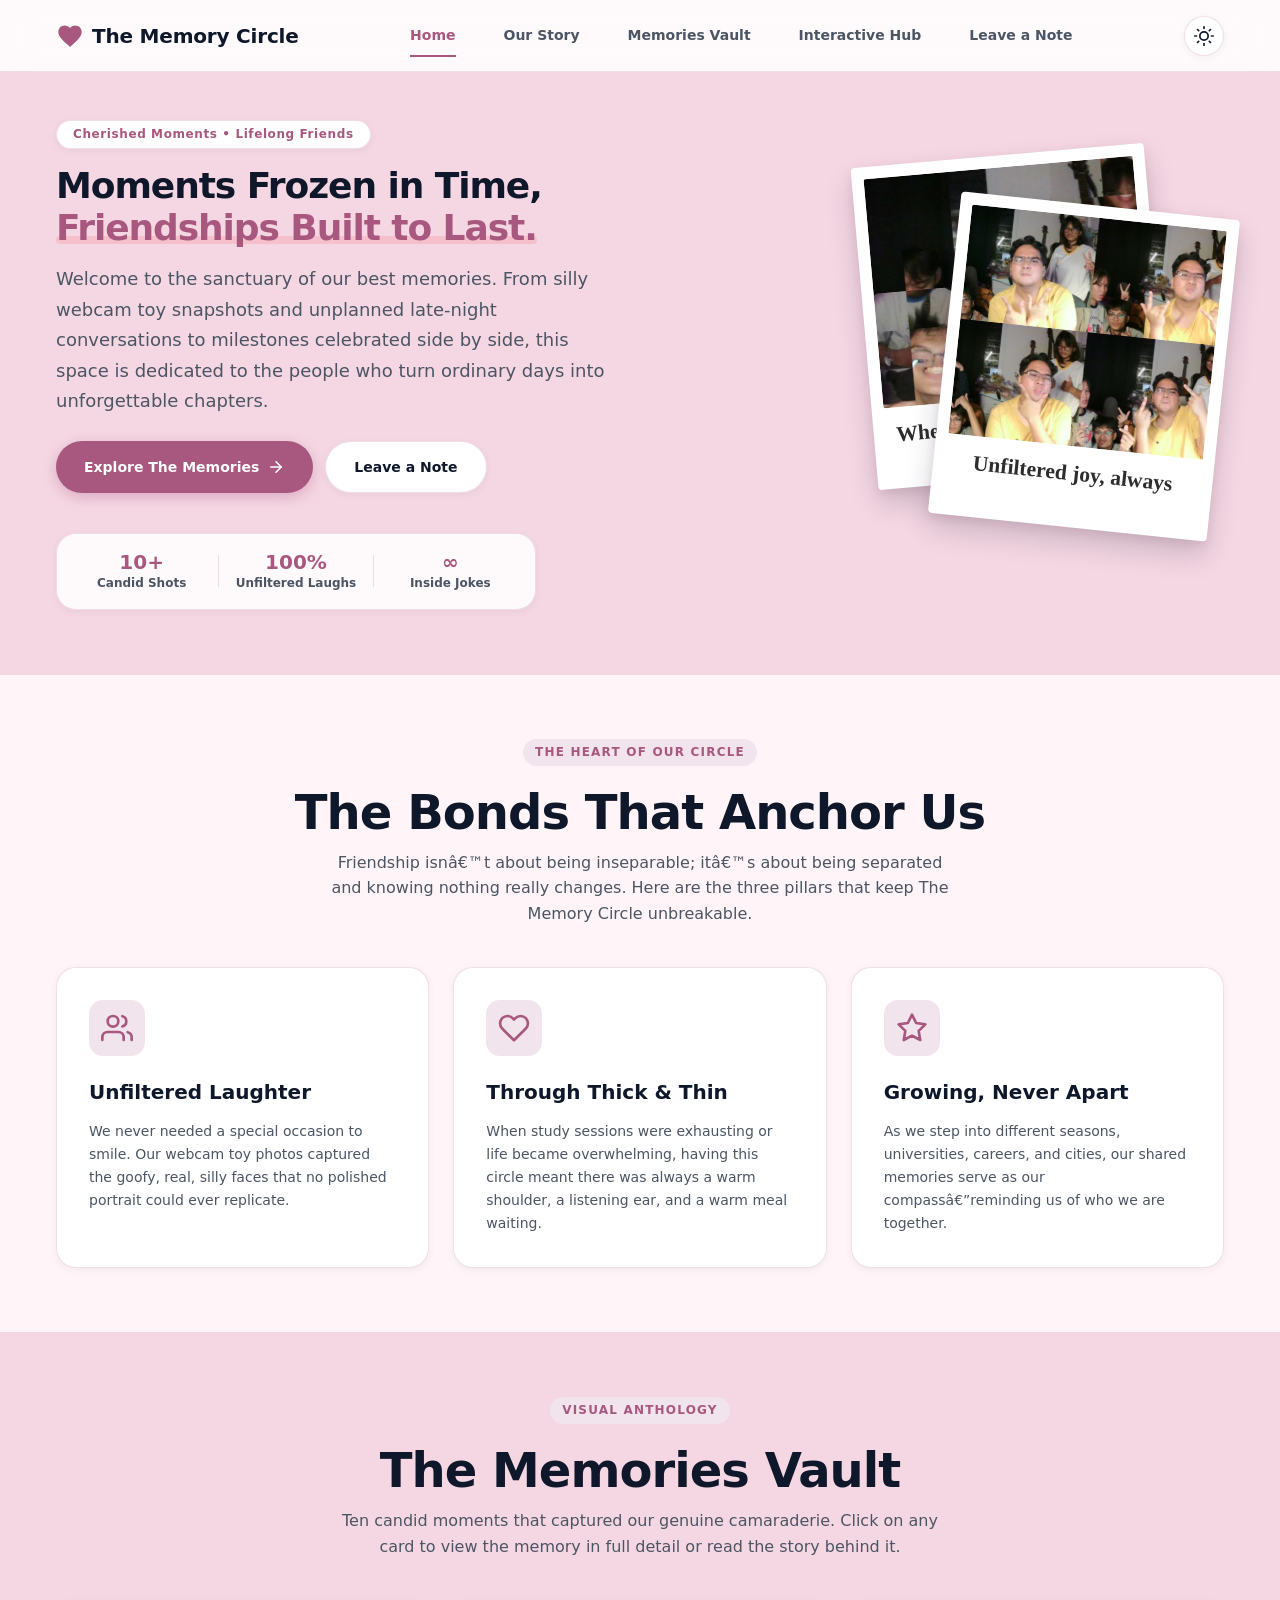
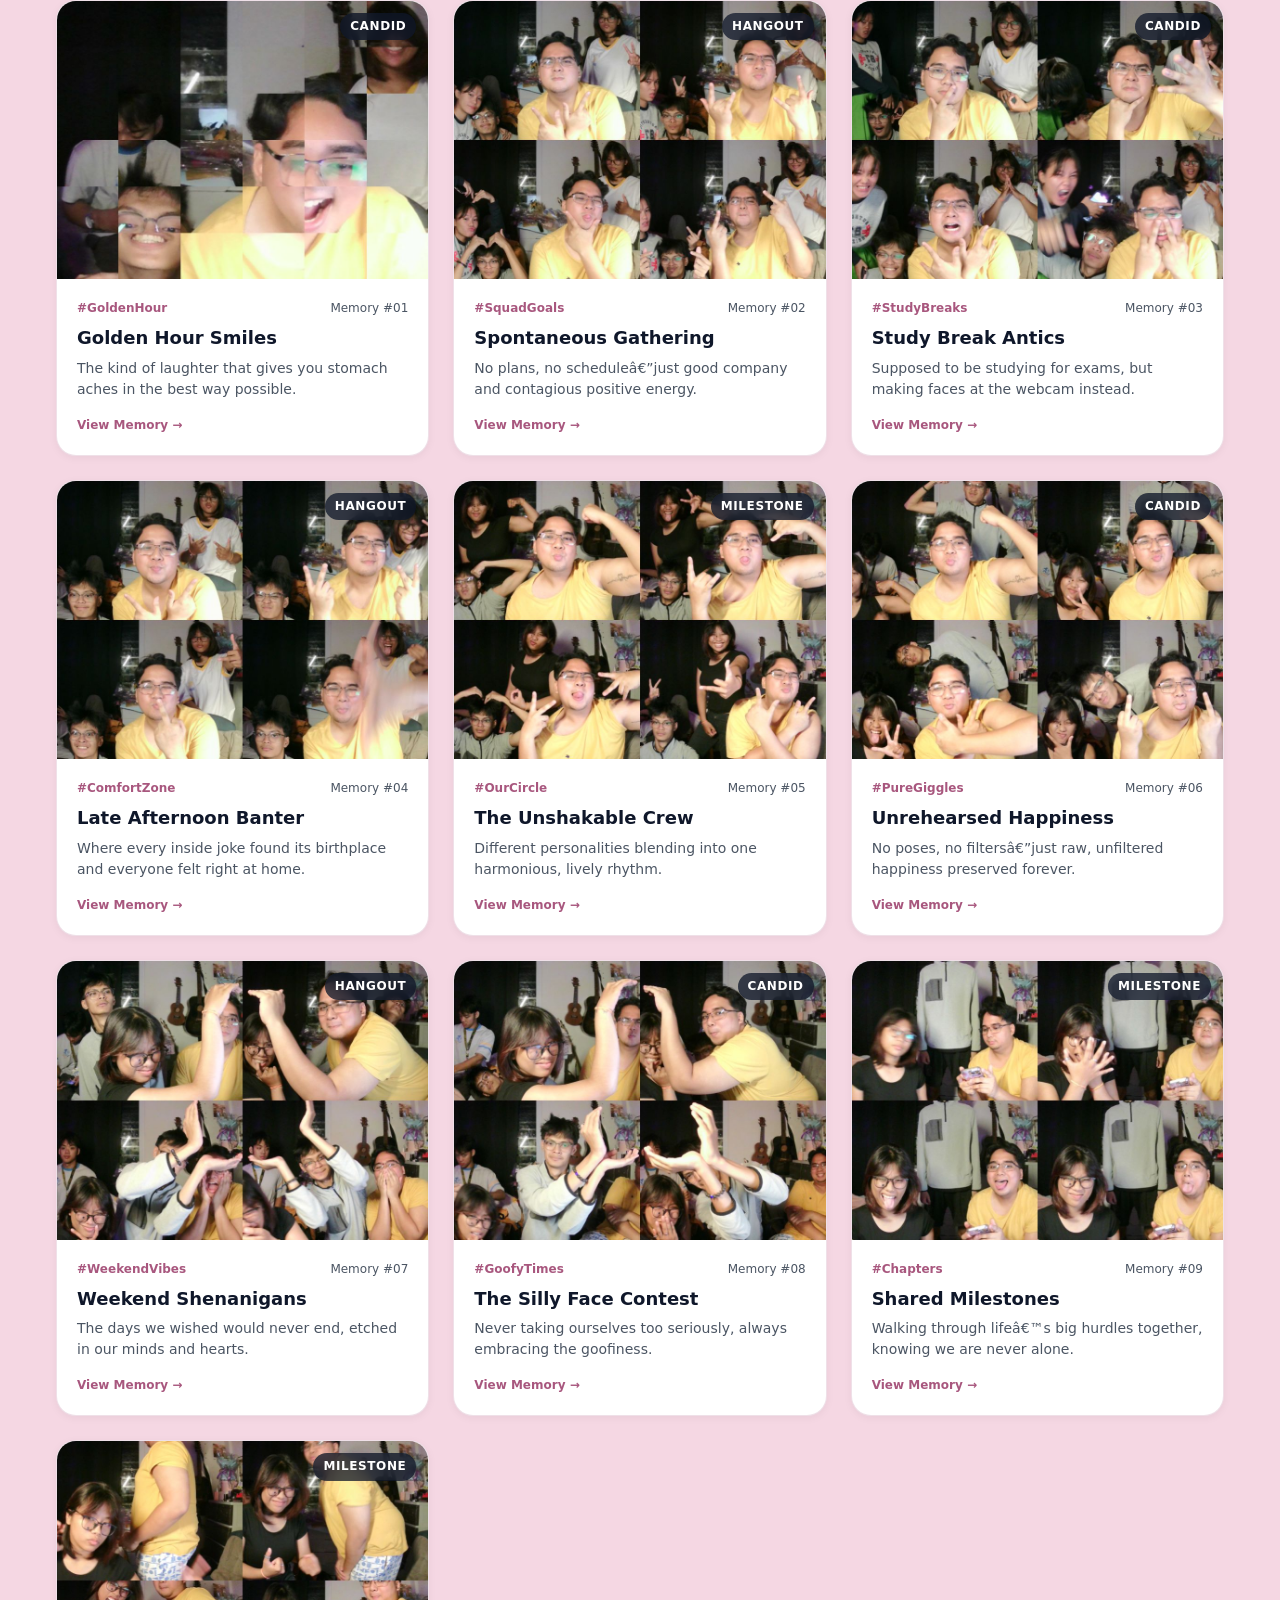
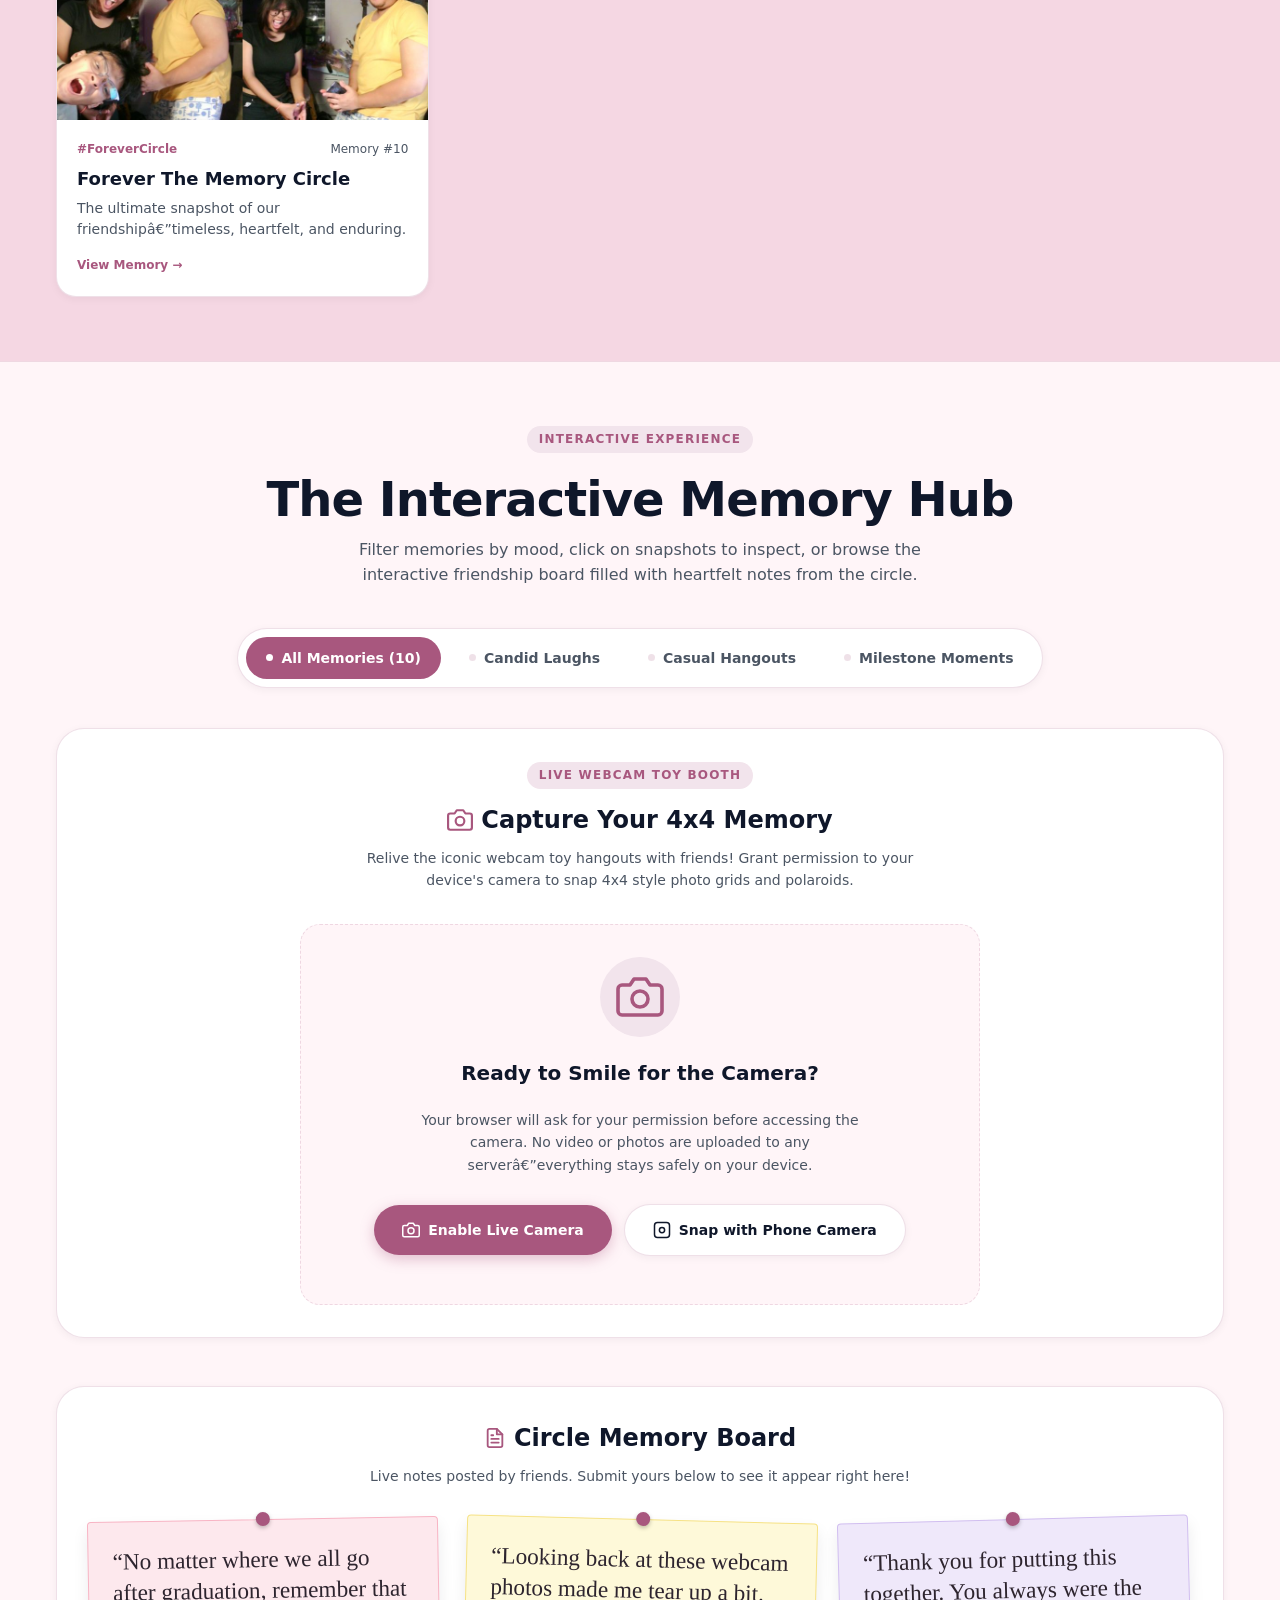
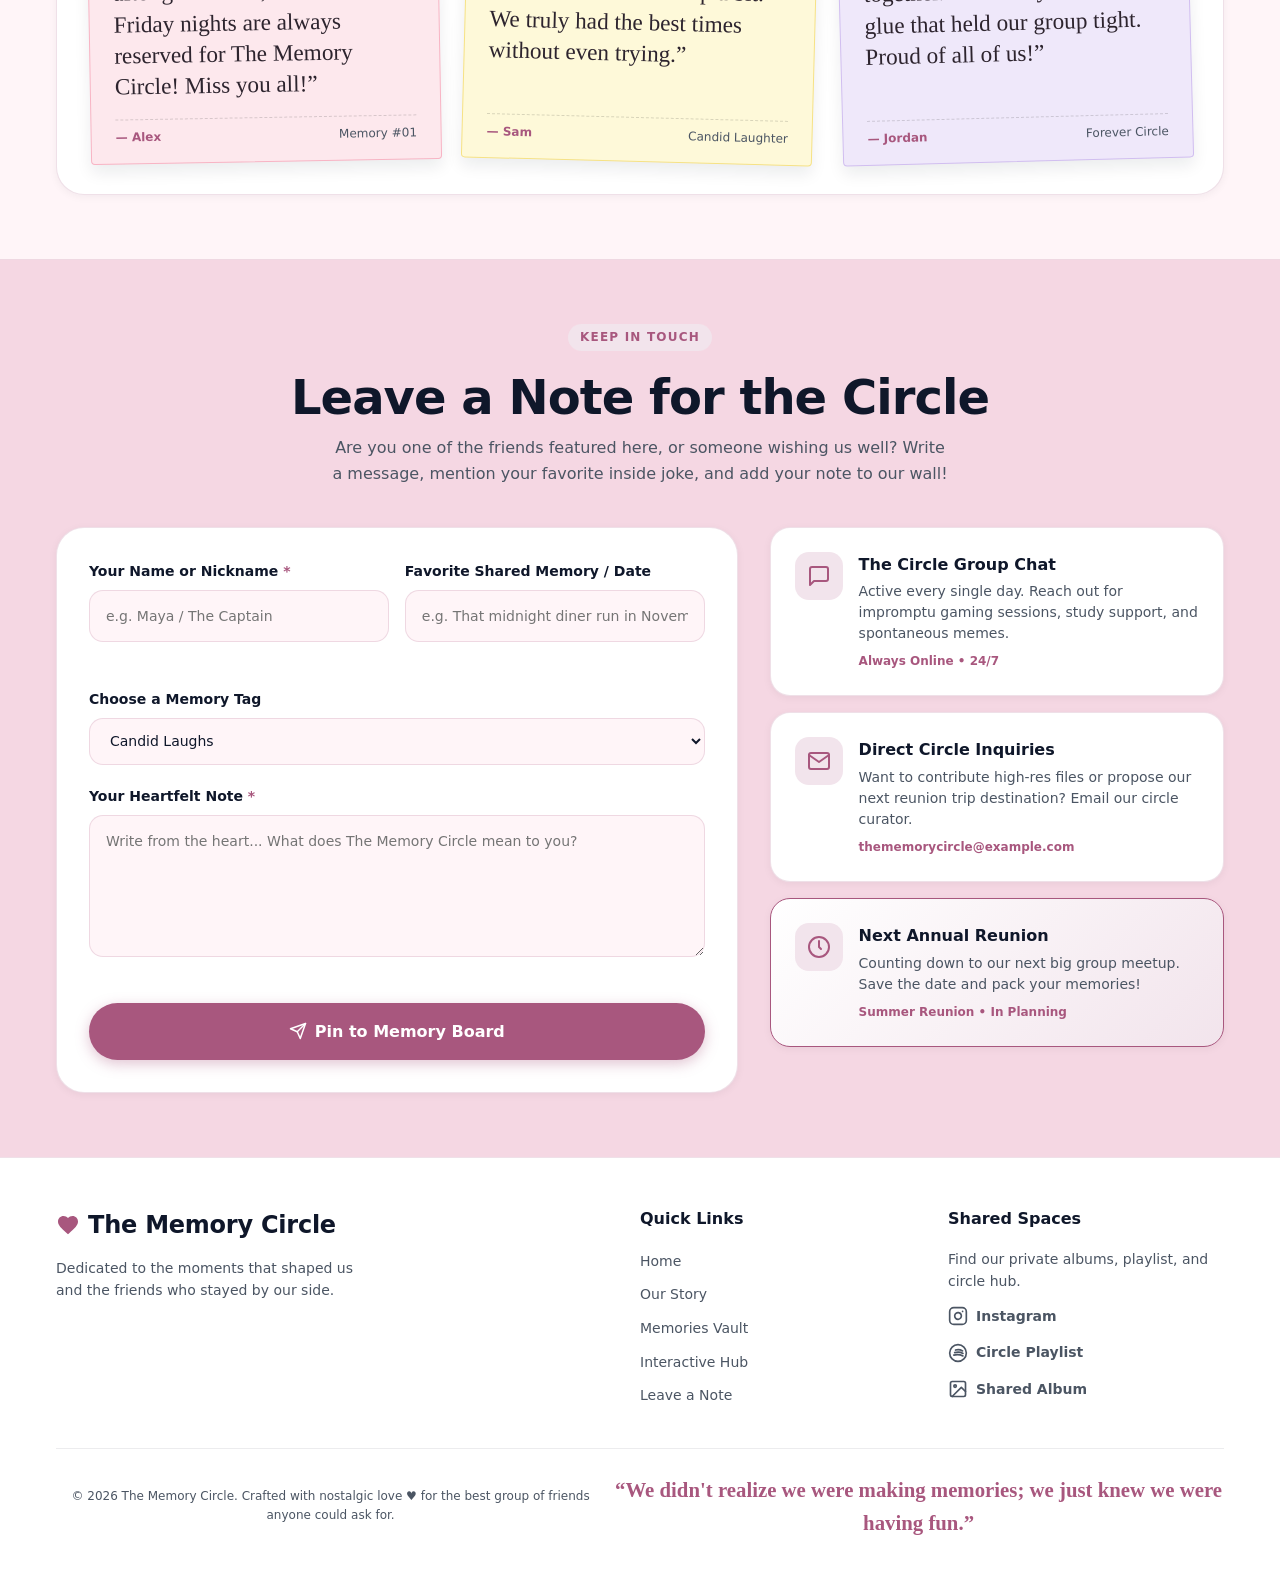
<file: page.html>
<!DOCTYPE html>
<html lang="en">
<head>
  <meta charset="UTF-8">
  <meta name="viewport" content="width=device-width, initial-scale=1.0">
  <meta name="description" content="The Memory Circle - A nostalgic, touching memorabilia website celebrating treasured moments, candid laughter, and lifelong friendship.">
  <meta name="theme-color" content="#F4A5AE">
  <!-- Device Privacy & Cryptographic Data Protection Meta Tags -->
  <meta name="referrer" content="no-referrer">
  <meta http-equiv="X-Content-Type-Options" content="nosniff">
  <meta http-equiv="Content-Security-Policy" content="default-src 'self'; script-src 'self'; style-src 'self' 'unsafe-inline' https://fonts.googleapis.com; font-src 'self' https://fonts.gstatic.com; img-src 'self' data: blob:; media-src 'self' blob:; connect-src 'self' blob:;">
  <title>The Memory Circle | A Tapestry of Unforgettable Memories</title>

  <!-- Google Fonts: Plus Jakarta Sans for modern clarity, Caveat for nostalgic handwritten warmth -->
  <link rel="preconnect" href="https://fonts.googleapis.com">
  <link rel="preconnect" href="https://fonts.gstatic.com" crossorigin>
  <link href="https://fonts.googleapis.com/css2?family=Caveat:wght@600;700&family=Plus+Jakarta+Sans:wght@400;500;600;700;800&display=swap" rel="stylesheet">

  <!-- Relative Stylesheet Link -->
  <link rel="stylesheet" href="./style.css">
</head>
<body>

  <!-- Accessible Skip Link -->
  <a href="#main-content" class="skip-link">Skip to main content</a>

  <!-- =========================================================================
       1. NAVBAR / HEADER SECTION
       ========================================================================= -->
  <header class="site-header" role="banner">
    <div class="header-container container">
      <!-- Brand Logo / Title -->
      <a href="#hero" class="brand-logo" aria-label="The Memory Circle Home">
        <svg class="brand-icon" viewBox="0 0 24 24" fill="currentColor" width="28" height="28" aria-hidden="true" focusable="false">
          <path d="M12 21.35l-1.45-1.32C5.4 15.36 2 12.28 2 8.5 2 5.42 4.42 3 7.5 3c1.74 0 3.41.81 4.5 2.09C13.09 3.81 14.76 3 16.5 3 19.58 3 22 5.42 22 8.5c0 3.78-3.4 6.86-8.55 11.54L12 21.35z"/>
        </svg>
        <span class="brand-name">The Memory Circle</span>
      </a>

      <!-- Desktop Navigation Menu -->
      <nav class="site-nav" id="primary-navigation" role="navigation" aria-label="Primary Navigation">
        <ul class="nav-list" role="list">
          <li class="nav-item"><a href="#hero" class="nav-link active">Home</a></li>
          <li class="nav-item"><a href="#our-story" class="nav-link">Our Story</a></li>
          <li class="nav-item"><a href="#memories-vault" class="nav-link">Memories Vault</a></li>
          <li class="nav-item"><a href="#interactive-hub" class="nav-link">Interactive Hub</a></li>
          <li class="nav-item"><a href="#leave-a-note" class="nav-link">Leave a Note</a></li>
        </ul>
      </nav>

      <!-- Header Controls: Theme Toggle & Mobile Hamburger -->
      <div class="header-actions">
        <button type="button" class="theme-toggle-btn" id="theme-toggle-btn" aria-label="Toggle light and dark color theme" aria-pressed="false">
          <svg class="theme-icon sun-icon" viewBox="0 0 24 24" fill="none" stroke="currentColor" stroke-width="2" stroke-linecap="round" stroke-linejoin="round" width="20" height="20" aria-hidden="true" focusable="false">
            <circle cx="12" cy="12" r="5"></circle>
            <line x1="12" y1="1" x2="12" y2="3"></line>
            <line x1="12" y1="21" x2="12" y2="23"></line>
            <line x1="4.22" y1="4.22" x2="5.64" y2="5.64"></line>
            <line x1="18.36" y1="18.36" x2="19.78" y2="19.78"></line>
            <line x1="1" y1="12" x2="3" y2="12"></line>
            <line x1="21" y1="12" x2="23" y2="12"></line>
            <line x1="4.22" y1="19.78" x2="5.64" y2="18.36"></line>
            <line x1="18.36" y1="5.64" x2="19.78" y2="4.22"></line>
          </svg>
          <svg class="theme-icon moon-icon" viewBox="0 0 24 24" fill="none" stroke="currentColor" stroke-width="2" stroke-linecap="round" stroke-linejoin="round" width="20" height="20" aria-hidden="true" focusable="false">
            <path d="M21 12.79A9 9 0 1 1 11.21 3 7 7 0 0 0 21 12.79z"></path>
          </svg>
        </button>

        <!-- Mobile Navigation Toggle Button -->
        <button type="button" class="mobile-nav-toggle" id="mobile-nav-toggle" aria-controls="primary-navigation" aria-expanded="false" aria-label="Toggle navigation menu">
          <span class="hamburger-box" aria-hidden="true">
            <span class="hamburger-inner"></span>
          </span>
        </button>
      </div>
    </div>
  </header>

  <!-- =========================================================================
       MAIN CONTENT CONTAINER
       ========================================================================= -->
  <main id="main-content" class="site-main" role="main">

    <!-- =======================================================================
         2. HERO SECTION
         ======================================================================= -->
    <section class="hero-section" id="hero" aria-labelledby="hero-title">
      <div class="hero-container container">
        <div class="hero-text-content">
          <span class="hero-badge">Cherished Moments &bull; Lifelong Friends</span>
          <h1 id="hero-title" class="hero-heading">
            Moments Frozen in Time,<br>
            <span class="highlight-text">Friendships Built to Last.</span>
          </h1>
          <p class="hero-lead">
            Welcome to the sanctuary of our best memories. From silly webcam toy snapshots and unplanned late-night conversations to milestones celebrated side by side, this space is dedicated to the people who turn ordinary days into unforgettable chapters.
          </p>
          <div class="hero-cta-group">
            <a href="#memories-vault" class="btn btn-primary" aria-label="Explore our memory gallery">
              <span>Explore The Memories</span>
              <svg viewBox="0 0 24 24" fill="none" stroke="currentColor" stroke-width="2" stroke-linecap="round" stroke-linejoin="round" width="18" height="18" aria-hidden="true" focusable="false">
                <line x1="5" y1="12" x2="19" y2="12"></line>
                <polyline points="12 5 19 12 12 19"></polyline>
              </svg>
            </a>
            <a href="#leave-a-note" class="btn btn-secondary" aria-label="Leave a message for our circle of friends">
              <span>Leave a Note</span>
            </a>
          </div>

          <div class="hero-stats" role="region" aria-label="Memory highlights summary">
            <div class="stat-item">
              <span class="stat-number">10+</span>
              <span class="stat-label">Candid Shots</span>
            </div>
            <div class="stat-divider" aria-hidden="true"></div>
            <div class="stat-item">
              <span class="stat-number">100%</span>
              <span class="stat-label">Unfiltered Laughs</span>
            </div>
            <div class="stat-divider" aria-hidden="true"></div>
            <div class="stat-item">
              <span class="stat-number">&infin;</span>
              <span class="stat-label">Inside Jokes</span>
            </div>
          </div>
        </div>

        <!-- Hero Visual Showcase: Floating Polaroids -->
        <div class="hero-visual" aria-hidden="true">
          <div class="polaroid-stack">
            <figure class="polaroid-card card-primary">
              <img src="./assets/group images/webcam-toy-photo1.jpg" alt="Friends smiling candidly during a webcam hangout" class="polaroid-img" loading="eager">
              <figcaption class="polaroid-caption">Where every story began &hearts;</figcaption>
            </figure>
            <figure class="polaroid-card card-secondary">
              <img src="./assets/group images/webcam-toy-photo2.jpg" alt="A lively group shot capturing contagious smiles and friendship" class="polaroid-img" loading="eager">
              <figcaption class="polaroid-caption">Unfiltered joy, always</figcaption>
            </figure>
          </div>
        </div>
      </div>
    </section>

    <!-- =======================================================================
         3. CORE CONTENT SECTION
         Part A: Our Story / Friendship Pillars
         Part B: The Memories Vault (Photos & Stories Grid)
         ======================================================================= -->
    
    <!-- Part A: About Our Story -->
    <section class="story-section" id="our-story" aria-labelledby="story-title">
      <div class="container">
        <header class="section-header text-center">
          <span class="section-badge">The Heart of Our Circle</span>
          <h2 id="story-title" class="section-title">The Bonds That Anchor Us</h2>
          <p class="section-subtitle">
            Friendship isnâ€™t about being inseparable; itâ€™s about being separated and knowing nothing really changes. Here are the three pillars that keep The Memory Circle unbreakable.
          </p>
        </header>

        <div class="pillars-grid" role="region" aria-label="Friendship pillars">
          <article class="pillar-card">
            <div class="pillar-icon-wrapper" aria-hidden="true">
              <svg viewBox="0 0 24 24" fill="none" stroke="currentColor" stroke-width="2" stroke-linecap="round" stroke-linejoin="round" width="32" height="32" focusable="false">
                <path d="M17 21v-2a4 4 0 0 0-4-4H5a4 4 0 0 0-4 4v2"></path>
                <circle cx="9" cy="7" r="4"></circle>
                <path d="M23 21v-2a4 4 0 0 0-3-3.87"></path>
                <path d="M16 3.13a4 4 0 0 1 0 7.75"></path>
              </svg>
            </div>
            <h3 class="pillar-title">Unfiltered Laughter</h3>
            <p class="pillar-desc">
              We never needed a special occasion to smile. Our webcam toy photos captured the goofy, real, silly faces that no polished portrait could ever replicate.
            </p>
          </article>

          <article class="pillar-card">
            <div class="pillar-icon-wrapper" aria-hidden="true">
              <svg viewBox="0 0 24 24" fill="none" stroke="currentColor" stroke-width="2" stroke-linecap="round" stroke-linejoin="round" width="32" height="32" focusable="false">
                <path d="M20.84 4.61a5.5 5.5 0 0 0-7.78 0L12 5.67l-1.06-1.06a5.5 5.5 0 0 0-7.78 7.78l1.06 1.06L12 21.23l7.78-7.78 1.06-1.06a5.5 5.5 0 0 0 0-7.78z"></path>
              </svg>
            </div>
            <h3 class="pillar-title">Through Thick &amp; Thin</h3>
            <p class="pillar-desc">
              When study sessions were exhausting or life became overwhelming, having this circle meant there was always a warm shoulder, a listening ear, and a warm meal waiting.
            </p>
          </article>

          <article class="pillar-card">
            <div class="pillar-icon-wrapper" aria-hidden="true">
              <svg viewBox="0 0 24 24" fill="none" stroke="currentColor" stroke-width="2" stroke-linecap="round" stroke-linejoin="round" width="32" height="32" focusable="false">
                <polygon points="12 2 15.09 8.26 22 9.27 17 14.14 18.18 21.02 12 17.77 5.82 21.02 7 14.14 2 9.27 8.91 8.26 12 2"></polygon>
              </svg>
            </div>
            <h3 class="pillar-title">Growing, Never Apart</h3>
            <p class="pillar-desc">
              As we step into different seasons, universities, careers, and cities, our shared memories serve as our compassâ€”reminding us of who we are together.
            </p>
          </article>
        </div>
      </div>
    </section>

    <!-- Part B: Core Content Memory Vault -->
    <section class="gallery-section" id="memories-vault" aria-labelledby="vault-title">
      <div class="container">
        <header class="section-header text-center">
          <span class="section-badge">Visual Anthology</span>
          <h2 id="vault-title" class="section-title">The Memories Vault</h2>
          <p class="section-subtitle">
            Ten candid moments that captured our genuine camaraderie. Click on any card to view the memory in full detail or read the story behind it.
          </p>
        </header>

        <!-- Memory Cards Grid -->
        <div class="memories-grid" id="memories-grid" role="region" aria-label="Photo gallery of friends">

          <!-- Photo 1 -->
          <article class="memory-card" data-category="candid" data-id="1">
            <figure class="memory-figure">
              <div class="memory-img-wrapper">
                <img src="./assets/group images/webcam-toy-photo1.jpg" alt="A candid snapshot of friends sharing warm grins during a casual catch-up" class="memory-img" loading="lazy">
                <span class="memory-badge">Candid</span>
              </div>
              <figcaption class="memory-details">
                <div class="memory-meta">
                  <span class="memory-tag">#GoldenHour</span>
                  <time datetime="2026-10-21">Memory #01</time>
                </div>
                <h3 class="memory-title">Golden Hour Smiles</h3>
                <p class="memory-caption">The kind of laughter that gives you stomach aches in the best way possible.</p>
                <button type="button" class="btn-card-expand" aria-label="View photo 1 in modal viewer" data-img="./assets/group images/webcam-toy-photo1.jpg" data-title="Golden Hour Smiles" data-desc="The kind of laughter that gives you stomach aches in the best way possible. A snapshot of pure contentment.">
                  View Memory &rarr;
                </button>
              </figcaption>
            </figure>
          </article>

          <!-- Photo 2 -->
          <article class="memory-card" data-category="hangouts" data-id="2">
            <figure class="memory-figure">
              <div class="memory-img-wrapper">
                <img src="./assets/group images/webcam-toy-photo2.jpg" alt="Group of friends clustered happily in front of the webcam" class="memory-img" loading="lazy">
                <span class="memory-badge">Hangout</span>
              </div>
              <figcaption class="memory-details">
                <div class="memory-meta">
                  <span class="memory-tag">#SquadGoals</span>
                  <time datetime="2026-10-21">Memory #02</time>
                </div>
                <h3 class="memory-title">Spontaneous Gathering</h3>
                <p class="memory-caption">No plans, no scheduleâ€”just good company and contagious positive energy.</p>
                <button type="button" class="btn-card-expand" aria-label="View photo 2 in modal viewer" data-img="./assets/group images/webcam-toy-photo2.jpg" data-title="Spontaneous Gathering" data-desc="No plans, no scheduleâ€”just good company and contagious positive energy that made hours feel like minutes.">
                  View Memory &rarr;
                </button>
              </figcaption>
            </figure>
          </article>

          <!-- Photo 3 -->
          <article class="memory-card" data-category="candid" data-id="3">
            <figure class="memory-figure">
              <div class="memory-img-wrapper">
                <img src="./assets/group images/webcam-toy-photo3.jpg" alt="Friends laughing together during a comfortable study break" class="memory-img" loading="lazy">
                <span class="memory-badge">Candid</span>
              </div>
              <figcaption class="memory-details">
                <div class="memory-meta">
                  <span class="memory-tag">#StudyBreaks</span>
                  <time datetime="2026-10-21">Memory #03</time>
                </div>
                <h3 class="memory-title">Study Break Antics</h3>
                <p class="memory-caption">Supposed to be studying for exams, but making faces at the webcam instead.</p>
                <button type="button" class="btn-card-expand" aria-label="View photo 3 in modal viewer" data-img="./assets/group images/webcam-toy-photo3.jpg" data-title="Study Break Antics" data-desc="Supposed to be cramming for exams, but we spent half the night sharing stories and snapping candid webcam memories.">
                  View Memory &rarr;
                </button>
              </figcaption>
            </figure>
          </article>

          <!-- Photo 4 -->
          <article class="memory-card" data-category="hangouts" data-id="4">
            <figure class="memory-figure">
              <div class="memory-img-wrapper">
                <img src="./assets/group images/webcam-toy-photo4.jpg" alt="Close-knit group smiling warmly into the webcam lens" class="memory-img" loading="lazy">
                <span class="memory-badge">Hangout</span>
              </div>
              <figcaption class="memory-details">
                <div class="memory-meta">
                  <span class="memory-tag">#ComfortZone</span>
                  <time datetime="2026-10-21">Memory #04</time>
                </div>
                <h3 class="memory-title">Late Afternoon Banter</h3>
                <p class="memory-caption">Where every inside joke found its birthplace and everyone felt right at home.</p>
                <button type="button" class="btn-card-expand" aria-label="View photo 4 in modal viewer" data-img="./assets/group images/webcam-toy-photo4.jpg" data-title="Late Afternoon Banter" data-desc="Where every inside joke found its birthplace and everyone felt right at home. True comfort in presence.">
                  View Memory &rarr;
                </button>
              </figcaption>
            </figure>
          </article>

          <!-- Photo 5 -->
          <article class="memory-card" data-category="milestones" data-id="5">
            <figure class="memory-figure">
              <div class="memory-img-wrapper">
                <img src="./assets/group images/webcam-toy-photo5.jpg" alt="A heartwarming group portrait showing deep camaraderie and joy" class="memory-img" loading="lazy">
                <span class="memory-badge">Milestone</span>
              </div>
              <figcaption class="memory-details">
                <div class="memory-meta">
                  <span class="memory-tag">#OurCircle</span>
                  <time datetime="2026-10-21">Memory #05</time>
                </div>
                <h3 class="memory-title">The Unshakable Crew</h3>
                <p class="memory-caption">Different personalities blending into one harmonious, lively rhythm.</p>
                <button type="button" class="btn-card-expand" aria-label="View photo 5 in modal viewer" data-img="./assets/group images/webcam-toy-photo5.jpg" data-title="The Unshakable Crew" data-desc="Different personalities blending into one harmonious, lively rhythm. A milestone memory of genuine togetherness.">
                  View Memory &rarr;
                </button>
              </figcaption>
            </figure>
          </article>

          <!-- Photo 6 -->
          <article class="memory-card" data-category="candid" data-id="6">
            <figure class="memory-figure">
              <div class="memory-img-wrapper">
                <img src="./assets/group images/webcam-toy-photo6.jpg" alt="Playful poses and funny expressions from the friends circle" class="memory-img" loading="lazy">
                <span class="memory-badge">Candid</span>
              </div>
              <figcaption class="memory-details">
                <div class="memory-meta">
                  <span class="memory-tag">#PureGiggles</span>
                  <time datetime="2026-10-21">Memory #06</time>
                </div>
                <h3 class="memory-title">Unrehearsed Happiness</h3>
                <p class="memory-caption">No poses, no filtersâ€”just raw, unfiltered happiness preserved forever.</p>
                <button type="button" class="btn-card-expand" aria-label="View photo 6 in modal viewer" data-img="./assets/group images/webcam-toy-photo6.jpg" data-title="Unrehearsed Happiness" data-desc="No poses, no filtersâ€”just raw, unfiltered happiness preserved forever in time.">
                  View Memory &rarr;
                </button>
              </figcaption>
            </figure>
          </article>

          <!-- Photo 8 -->
          <article class="memory-card" data-category="hangouts" data-id="8">
            <figure class="memory-figure">
              <div class="memory-img-wrapper">
                <img src="./assets/group images/webcam-toy-photo8.jpg" alt="A lively snapshot of the circle sharing a cheerful moment" class="memory-img" loading="lazy">
                <span class="memory-badge">Hangout</span>
              </div>
              <figcaption class="memory-details">
                <div class="memory-meta">
                  <span class="memory-tag">#WeekendVibes</span>
                  <time datetime="2026-10-21">Memory #07</time>
                </div>
                <h3 class="memory-title">Weekend Shenanigans</h3>
                <p class="memory-caption">The days we wished would never end, etched in our minds and hearts.</p>
                <button type="button" class="btn-card-expand" aria-label="View photo 8 in modal viewer" data-img="./assets/group images/webcam-toy-photo8.jpg" data-title="Weekend Shenanigans" data-desc="The days we wished would never end, etched in our minds and hearts. Good friends make every weekend special.">
                  View Memory &rarr;
                </button>
              </figcaption>
            </figure>
          </article>

          <!-- Photo 9 -->
          <article class="memory-card" data-category="candid" data-id="9">
            <figure class="memory-figure">
              <div class="memory-img-wrapper">
                <img src="./assets/group images/webcam-toy-photo9.jpg" alt="Goofy faces and candid smiles captured in webcam toy style" class="memory-img" loading="lazy">
                <span class="memory-badge">Candid</span>
              </div>
              <figcaption class="memory-details">
                <div class="memory-meta">
                  <span class="memory-tag">#GoofyTimes</span>
                  <time datetime="2026-10-21">Memory #08</time>
                </div>
                <h3 class="memory-title">The Silly Face Contest</h3>
                <p class="memory-caption">Never taking ourselves too seriously, always embracing the goofiness.</p>
                <button type="button" class="btn-card-expand" aria-label="View photo 9 in modal viewer" data-img="./assets/group images/webcam-toy-photo9.jpg" data-title="The Silly Face Contest" data-desc="Never taking ourselves too seriously, always embracing the goofy humor that made our bond so strong.">
                  View Memory &rarr;
                </button>
              </figcaption>
            </figure>
          </article>

          <!-- Photo 11 -->
          <article class="memory-card" data-category="milestones" data-id="11">
            <figure class="memory-figure">
              <div class="memory-img-wrapper">
                <img src="./assets/group images/webcam-toy-photo11.jpg" alt="A tender portrait of friends sharing a meaningful milestone moment" class="memory-img" loading="lazy">
                <span class="memory-badge">Milestone</span>
              </div>
              <figcaption class="memory-details">
                <div class="memory-meta">
                  <span class="memory-tag">#Chapters</span>
                  <time datetime="2026-10-21">Memory #09</time>
                </div>
                <h3 class="memory-title">Shared Milestones</h3>
                <p class="memory-caption">Walking through lifeâ€™s big hurdles together, knowing we are never alone.</p>
                <button type="button" class="btn-card-expand" aria-label="View photo 11 in modal viewer" data-img="./assets/group images/webcam-toy-photo11.jpg" data-title="Shared Milestones" data-desc="Walking through lifeâ€™s big hurdles together, celebrating triumphs and lifting each other up through every transition.">
                  View Memory &rarr;
                </button>
              </figcaption>
            </figure>
          </article>

          <!-- Photo 12 -->
          <article class="memory-card" data-category="milestones" data-id="12">
            <figure class="memory-figure">
              <div class="memory-img-wrapper">
                <img src="./assets/group images/webcam-toy-photo12.jpg" alt="The complete group beaming with bright smiles and cherished memories" class="memory-img" loading="lazy">
                <span class="memory-badge">Milestone</span>
              </div>
              <figcaption class="memory-details">
                <div class="memory-meta">
                  <span class="memory-tag">#ForeverCircle</span>
                  <time datetime="2026-10-21">Memory #10</time>
                </div>
                <h3 class="memory-title">Forever The Memory Circle</h3>
                <p class="memory-caption">The ultimate snapshot of our friendshipâ€”timeless, heartfelt, and enduring.</p>
                <button type="button" class="btn-card-expand" aria-label="View photo 12 in modal viewer" data-img="./assets/group images/webcam-toy-photo12.jpg" data-title="Forever The Memory Circle" data-desc="The ultimate snapshot of our friendship. A visual pledge that wherever life leads us, this circle will remain home.">
                  View Memory &rarr;
                </button>
              </figcaption>
            </figure>
          </article>

        </div>
      </div>
    </section>

    <!-- =======================================================================
         4. INTERACTIVE COMPONENT CONTAINER
         - Category Filter Controls
         - Lightbox / Modal Viewer Container
         - Interactive Memory Note Board / Sticky Notes Wall
         ======================================================================= -->
    <section class="interactive-section" id="interactive-hub" aria-labelledby="interactive-title">
      <div class="container">
        <header class="section-header text-center">
          <span class="section-badge">Interactive Experience</span>
          <h2 id="interactive-title" class="section-title">The Interactive Memory Hub</h2>
          <p class="section-subtitle">
            Filter memories by mood, click on snapshots to inspect, or browse the interactive friendship board filled with heartfelt notes from the circle.
          </p>
        </header>

        <!-- Interactive Control Panel: Category Filters -->
        <div class="interactive-controls-container" role="region" aria-label="Memory Filter Toolbar">
          <div class="filter-buttons-group" role="group" aria-label="Filter memories by category">
            <button type="button" class="filter-btn active" data-filter="all" aria-pressed="true">
              <span class="filter-dot" aria-hidden="true"></span>
              All Memories (10)
            </button>
            <button type="button" class="filter-btn" data-filter="candid" aria-pressed="false">
              <span class="filter-dot" aria-hidden="true"></span>
              Candid Laughs
            </button>
            <button type="button" class="filter-btn" data-filter="hangouts" aria-pressed="false">
              <span class="filter-dot" aria-hidden="true"></span>
              Casual Hangouts
            </button>
            <button type="button" class="filter-btn" data-filter="milestones" aria-pressed="false">
              <span class="filter-dot" aria-hidden="true"></span>
              Milestone Moments
            </button>
          </div>
        </div>

        <!-- ===================================================================
             INTERACTIVE FEATURE: WEBCAM TOY 4X4 PHOTO BOOTH
             =================================================================== -->
        <div class="webcam-booth-container" id="webcam-booth" role="region" aria-label="Webcam Toy 4x4 Photo Booth">
          <div class="booth-header text-center">
            <span class="section-badge">Live Webcam Toy Booth</span>
            <h3 class="booth-title">
              <svg viewBox="0 0 24 24" fill="none" stroke="currentColor" stroke-width="2" stroke-linecap="round" stroke-linejoin="round" width="26" height="26" aria-hidden="true" focusable="false">
                <path d="M23 19a2 2 0 0 1-2 2H3a2 2 0 0 1-2-2V8a2 2 0 0 1 2-2h4l2-3h6l2 3h4a2 2 0 0 1 2 2z"></path>
                <circle cx="12" cy="13" r="4"></circle>
              </svg>
              <span>Capture Your 4x4 Memory</span>
            </h3>
            <p class="booth-subtitle">
              Relive the iconic webcam toy hangouts with friends! Grant permission to your device's camera to snap 4x4 style photo grids and polaroids.
            </p>
          </div>

          <!-- Booth Workspace Container -->
          <div class="booth-workspace">
            
            <!-- State 1: Idle / Permission Request Screen -->
            <div class="booth-prompt" id="booth-permission-prompt">
              <div class="prompt-icon" aria-hidden="true">
                <svg viewBox="0 0 24 24" fill="none" stroke="currentColor" stroke-width="1.8" stroke-linecap="round" stroke-linejoin="round" width="48" height="48" focusable="false">
                  <path d="M23 19a2 2 0 0 1-2 2H3a2 2 0 0 1-2-2V8a2 2 0 0 1 2-2h4l2-3h6l2 3h4a2 2 0 0 1 2 2z"></path>
                  <circle cx="12" cy="13" r="4"></circle>
                </svg>
              </div>
              <h4 class="prompt-title">Ready to Smile for the Camera?</h4>
              <p class="prompt-text">
                Your browser will ask for your permission before accessing the camera. No video or photos are uploaded to any serverâ€”everything stays safely on your device.
              </p>
              <div class="booth-prompt-actions">
                <button type="button" class="btn btn-primary btn-start-camera" id="btn-start-camera" aria-label="Enable live camera access">
                  <svg viewBox="0 0 24 24" fill="none" stroke="currentColor" stroke-width="2" stroke-linecap="round" stroke-linejoin="round" width="18" height="18" aria-hidden="true" focusable="false">
                    <path d="M23 19a2 2 0 0 1-2 2H3a2 2 0 0 1-2-2V8a2 2 0 0 1 2-2h4l2-3h6l2 3h4a2 2 0 0 1 2 2z"></path>
                    <circle cx="12" cy="13" r="4"></circle>
                  </svg>
                  <span>Enable Live Camera</span>
                </button>

                <!-- Native Mobile / iOS Camera Snapshot Trigger -->
                <input type="file" id="mobile-native-camera-input" accept="image/*" capture="user" class="visually-hidden">
                <label for="mobile-native-camera-input" class="btn btn-secondary btn-mobile-camera" id="btn-mobile-camera-label">
                  <svg viewBox="0 0 24 24" fill="none" stroke="currentColor" stroke-width="2" width="18" height="18" aria-hidden="true" focusable="false">
                    <rect x="2" y="2" width="20" height="20" rx="4"></rect>
                    <circle cx="12" cy="12" r="3.5"></circle>
                    <path d="M16 6h.01"></path>
                  </svg>
                  <span>Snap with Phone Camera</span>
                </label>
              </div>
              <div class="booth-status-msg" id="camera-status-msg" role="status" aria-live="polite"></div>
            </div>

            <!-- State 2: Active Camera Viewport Screen -->
            <div class="booth-live-view" id="booth-live-view" hidden>
              
              <div class="camera-viewport-wrapper">
                <!-- Live Video Feed (iOS Safari webkit-playsinline & playsinline) -->
                <video id="webcam-video" autoplay playsinline webkit-playsinline muted class="webcam-feed" aria-label="Live camera preview"></video>
                
                <!-- 4x4 Grid Guide Overlay (4 rows x 4 cols = 16 cells) -->
                <div class="grid-overlay-4x4" id="grid-overlay-4x4" aria-hidden="true">
                  <div class="grid-cell"></div><div class="grid-cell"></div><div class="grid-cell"></div><div class="grid-cell"></div>
                  <div class="grid-cell"></div><div class="grid-cell"></div><div class="grid-cell"></div><div class="grid-cell"></div>
                  <div class="grid-cell"></div><div class="grid-cell"></div><div class="grid-cell"></div><div class="grid-cell"></div>
                  <div class="grid-cell"></div><div class="grid-cell"></div><div class="grid-cell"></div><div class="grid-cell"></div>
                </div>

                <!-- Animated Countdown Badge -->
                <div class="countdown-badge" id="countdown-badge" aria-hidden="true" hidden>3</div>

                <!-- Live Eye AF Viewfinder Reticles & Locked Status -->
                <div class="eye-af-overlay" id="eye-af-overlay" aria-hidden="true">
                  <div class="eye-af-box" id="eye-af-box-left" style="display:none;">
                    <span class="corner top-left"></span>
                    <span class="corner top-right"></span>
                    <span class="corner btm-left"></span>
                    <span class="corner btm-right"></span>
                  </div>
                  <div class="eye-af-box" id="eye-af-box-right" style="display:none;">
                    <span class="corner top-left"></span>
                    <span class="corner top-right"></span>
                    <span class="corner btm-left"></span>
                    <span class="corner btm-right"></span>
                  </div>
                  <div class="eye-af-badge" id="eye-af-badge" style="display:none;">
                    <span class="eye-af-dot"></span>
                    <span class="eye-af-text">EYE AF LOCKED</span>
                  </div>
                </div>

                <!-- Camera Flash Effect -->
                <div class="camera-flash" id="camera-flash" aria-hidden="true"></div>
              </div>

              <!-- Booth Controls -->
              <div class="booth-controls-bar">
                
                <!-- Booth Customization Studio Panel -->
                <div class="booth-studio-panel" role="region" aria-label="Photo Booth Customization Studio">
                  
                  <!-- Studio Navigation Tabs -->
                  <div class="studio-tabs" role="tablist" aria-label="Booth Customization Tabs">
                    <button type="button" class="studio-tab-btn active" role="tab" aria-selected="true" data-tab="tab-layout">
                      <span>ðŸŽžï¸ Layout</span>
                    </button>
                    <button type="button" class="studio-tab-btn" role="tab" aria-selected="false" data-tab="tab-filters">
                      <span>âœ¨ Filter</span>
                    </button>
                    <button type="button" class="studio-tab-btn" role="tab" aria-selected="false" data-tab="tab-background">
                      <span>ðŸŽ¨ Frame &amp; BG</span>
                    </button>
                    <button type="button" class="studio-tab-btn" role="tab" aria-selected="false" data-tab="tab-text">
                      <span>âœï¸ Text &amp; Date</span>
                    </button>
                  </div>

                  <!-- Tab 1: Layouts & Frames -->
                  <div class="studio-tab-content active" id="tab-layout" role="tabpanel">
                    <label class="studio-label">Choose Strip / Layout Style:</label>
                    <div class="layout-presets-grid" role="group" aria-label="Layout Presets">
                      <button type="button" class="layout-btn active" data-layout="grid4x4" aria-pressed="true">
                        <span class="layout-icon">ðŸ”²</span>
                        <strong>4x4 Multi-Tile</strong>
                        <small>16-Tile Webcam Toy</small>
                      </button>
                      <button type="button" class="layout-btn" data-layout="strip4" aria-pressed="false">
                        <span class="layout-icon">ðŸŽžï¸</span>
                        <strong>4-Cut Strip</strong>
                        <small>Vertical Photobooth</small>
                      </button>
                      <button type="button" class="layout-btn" data-layout="collage2x2" aria-pressed="false">
                        <span class="layout-icon">ðŸªŸ</span>
                        <strong>2x2 Square</strong>
                        <small>4-Photo Collage</small>
                      </button>
                      <button type="button" class="layout-btn" data-layout="singlePolaroid" aria-pressed="false">
                        <span class="layout-icon">ðŸ“·</span>
                        <strong>Single Polaroid</strong>
                        <small>Classic Nostalgia</small>
                      </button>
                      <button type="button" class="layout-btn" data-layout="film35mm" aria-pressed="false">
                        <span class="layout-icon">ðŸŽ¬</span>
                        <strong>35mm Film Strip</strong>
                        <small>Sprocket Border</small>
                      </button>
                    </div>
                  </div>

                  <!-- Tab 2: Live Filters -->
                  <div class="studio-tab-content" id="tab-filters" role="tabpanel" hidden>
                    <label class="studio-label">Live Camera Filter (Applied in Real-Time):</label>
                    <div class="filters-pills-row" role="group" aria-label="Camera Filters">
                      <button type="button" class="filter-pill active" data-filter="normal" aria-pressed="true">Normal</button>
                      <button type="button" class="filter-pill" data-filter="bw" aria-pressed="false">B&amp;W Noir</button>
                      <button type="button" class="filter-pill" data-filter="sepia" aria-pressed="false">Retro '90s</button>
                      <button type="button" class="filter-pill" data-filter="golden" aria-pressed="false">Golden Glow</button>
                      <button type="button" class="filter-pill" data-filter="cyber" aria-pressed="false">Cyber Pop</button>
                      <button type="button" class="filter-pill" data-filter="soft" aria-pressed="false">Soft Dream</button>
                    </div>
                  </div>

                  <!-- Tab 3: Background & Upload Custom Template -->
                  <div class="studio-tab-content" id="tab-background" role="tabpanel" hidden>
                    <div class="studio-field-group">
                      <label class="studio-label">Frame / Background Color Preset:</label>
                      <div class="color-swatches-row" role="group" aria-label="Color Swatches">
                        <button type="button" class="color-swatch active" data-color="#FFFFFF" style="background:#FFFFFF;" aria-label="Classic White" title="Classic White"></button>
                        <button type="button" class="color-swatch" data-color="#111827" style="background:#111827;" aria-label="Film Black" title="Film Black"></button>
                        <button type="button" class="color-swatch" data-color="#F4A5AE" style="background:#F4A5AE;" aria-label="Cherry Blossom" title="Cherry Blossom"></button>
                        <button type="button" class="color-swatch" data-color="#A8577E" style="background:#A8577E;" aria-label="Rosewood" title="Rosewood"></button>
                        <button type="button" class="color-swatch" data-color="#FEF9D9" style="background:#FEF9D9;" aria-label="Butter Yellow" title="Butter Yellow"></button>
                        <button type="button" class="color-swatch" data-color="#EFE8FA" style="background:#EFE8FA;" aria-label="Lavender Mist" title="Lavender Mist"></button>
                        <button type="button" class="color-swatch" data-color="#F5E6D3" style="background:#F5E6D3;" aria-label="Vintage Sepia" title="Vintage Sepia"></button>
                        <div class="custom-color-picker-wrapper" title="Pick custom frame color">
                          <input type="color" id="booth-bg-picker" value="#FFFFFF" aria-label="Custom frame color picker">
                        </div>
                      </div>
                    </div>

                    <div class="studio-field-group template-upload-group">
                      <label class="studio-label">Or Upload Your Own Template (PNG / JPG):</label>
                      <div class="template-upload-bar">
                        <input type="file" id="booth-template-file" accept="image/png, image/jpeg" class="visually-hidden">
                        <label for="booth-template-file" class="btn btn-secondary btn-sm btn-upload-template">
                          <svg viewBox="0 0 24 24" fill="none" stroke="currentColor" stroke-width="2" width="16" height="16" aria-hidden="true" focusable="false"><path d="M21 15v4a2 2 0 0 1-2 2H5a2 2 0 0 1-2-2v-4"></path><polyline points="17 8 12 3 7 8"></polyline><line x1="12" y1="3" x2="12" y2="15"></line></svg>
                          <span>Upload Custom Frame</span>
                        </label>
                        <span id="template-file-name" class="template-file-name">No custom file chosen</span>
                        <button type="button" id="btn-clear-template" class="btn-clear-template" hidden title="Remove custom template" aria-label="Remove custom template">&times;</button>
                      </div>
                      <small class="studio-help-text">Tip: Use transparent PNG for custom overlay frames, or JPG for background patterns!</small>
                    </div>
                  </div>

                  <!-- Tab 4: Custom Text & Timestamps -->
                  <div class="studio-tab-content" id="tab-text" role="tabpanel" hidden>
                    <div class="studio-inputs-grid">
                      <div class="studio-input-item">
                        <label for="booth-text-title" class="studio-input-label">Title / Circle Name:</label>
                        <input type="text" id="booth-text-title" class="form-control" value="The Memory Circle" maxlength="35" placeholder="e.g. The Memory Circle / Squad '26">
                      </div>

                      <div class="studio-input-item">
                        <label for="booth-text-note" class="studio-input-label">Caption / Personal Note:</label>
                        <input type="text" id="booth-text-note" class="form-control" value="Moments Frozen in Time â™¥" maxlength="50" placeholder="e.g. Best friends forever / Summer reunion">
                      </div>

                      <div class="studio-input-item">
                        <label for="booth-timestamp-mode" class="studio-input-label">Timestamp Style:</label>
                        <select id="booth-timestamp-mode" class="form-control form-select">
                          <option value="datetime">Current Date &amp; Time (Standard)</option>
                          <option value="retro90s">Retro '90s Orange Stamp ('26 10 27)</option>
                          <option value="dateonly">Date Only (e.g. Oct 27, 2026)</option>
                          <option value="custom">Custom Date Text</option>
                          <option value="none">No Timestamp</option>
                        </select>
                      </div>

                      <div class="studio-input-item" id="custom-date-field" hidden>
                        <label for="booth-custom-date-text" class="studio-input-label">Custom Date Text:</label>
                        <input type="text" id="booth-custom-date-text" class="form-control" placeholder="e.g. November 2026 â€¢ Reunion">
                      </div>

                      <div class="studio-input-item">
                        <label for="booth-font-style" class="studio-input-label">Font Style:</label>
                        <select id="booth-font-style" class="form-control form-select">
                          <option value="handwriting">Handwritten Script (Caveat)</option>
                          <option value="sans">Clean Modern (Plus Jakarta)</option>
                          <option value="mono">Retro '90s Monospace</option>
                          <option value="serif">Classic Elegant Serif</option>
                        </select>
                      </div>

                      <div class="studio-input-item">
                        <label for="booth-text-color" class="studio-input-label">Text Color:</label>
                        <div class="text-color-row">
                          <input type="color" id="booth-text-color" value="#A8577E" class="color-input-circle" aria-label="Text color">
                          <span class="color-hex-label" id="text-color-hex">#A8577E</span>
                          <button type="button" class="btn-text-auto-color" id="btn-text-auto-color" title="Match frame contrast automatically">Auto Contrast</button>
                        </div>
                      </div>
                    </div>
                  </div>

                </div>

                <!-- Action Buttons -->
                <div class="booth-actions-row">
                  <button type="button" class="btn btn-primary btn-capture" id="btn-capture-photo" aria-label="Capture customized photo">
                    <svg viewBox="0 0 24 24" fill="none" stroke="currentColor" stroke-width="2" stroke-linecap="round" stroke-linejoin="round" width="20" height="20" aria-hidden="true" focusable="false">
                      <circle cx="12" cy="12" r="10"></circle>
                      <circle cx="12" cy="12" r="4"></circle>
                    </svg>
                    <span>Snap Photo</span>
                  </button>

                  <button type="button" class="btn btn-secondary" id="btn-flip-camera" aria-label="Switch between front and back camera" title="Flip Camera">
                    <svg viewBox="0 0 24 24" fill="none" stroke="currentColor" stroke-width="2" stroke-linecap="round" stroke-linejoin="round" width="18" height="18" aria-hidden="true" focusable="false">
                      <path d="M20 16v4a2 2 0 0 1-2 2H6a2 2 0 0 1-2-2v-4"></path>
                      <path d="M4 8V4a2 2 0 0 1 2-2h12a2 2 0 0 1 2 2v4"></path>
                      <polyline points="16 12 12 8 8 12"></polyline>
                      <line x1="12" y1="8" x2="12" y2="16"></line>
                    </svg>
                    <span>Flip Camera</span>
                  </button>

                  <button type="button" class="btn btn-secondary active" id="btn-toggle-eye-af" aria-pressed="true" aria-label="Toggle Eye AF Auto Detection" title="Toggle Real-Time Eye AF">
                    <svg viewBox="0 0 24 24" fill="none" stroke="currentColor" stroke-width="2" stroke-linecap="round" stroke-linejoin="round" width="18" height="18" aria-hidden="true" focusable="false">
                      <circle cx="12" cy="12" r="3"></circle>
                      <path d="M3 7V5a2 2 0 0 1 2-2h2"></path>
                      <path d="M17 3h2a2 2 0 0 1 2 2v2"></path>
                      <path d="M21 17v2a2 2 0 0 1-2 2h-2"></path>
                      <path d="M7 21H5a2 2 0 0 1-2-2v-2"></path>
                    </svg>
                    <span>Eye AF: ON</span>
                  </button>

                  <button type="button" class="btn btn-secondary" id="btn-stop-camera" aria-label="Turn off camera">
                    Turn Off Camera
                  </button>
                </div>

                <p class="booth-hint" id="booth-mode-hint">
                  Selected: 4x4 Multi-Tile Grid with Natural filter
                </p>
              </div>

            </div>

            <!-- State 3: Captured Result & Export Screen -->
            <div class="booth-result-view" id="booth-result-view" hidden>
              <div class="result-card polaroid-result-card">
                <canvas id="booth-canvas" class="booth-canvas" hidden></canvas>
                <div class="result-image-wrapper">
                  <img id="result-photo-img" alt="Captured 4x4 webcam toy memory photo" class="result-img">
                </div>
                <div class="result-polaroid-caption">
                  <span class="caption-date" id="result-photo-date">The Memory Circle &bull; Live Memory</span>
                  <span class="caption-badge" id="result-photo-badge">#4x4WebcamToy</span>
                </div>
              </div>

              <div class="result-actions-group">
                <a href="#" download="the-memory-circle-4x4-webcam-photo.png" class="btn btn-primary" id="btn-download-photo" aria-label="Download your 4x4 photo">
                  <svg viewBox="0 0 24 24" fill="none" stroke="currentColor" stroke-width="2" stroke-linecap="round" stroke-linejoin="round" width="18" height="18" aria-hidden="true" focusable="false">
                    <path d="M21 15v4a2 2 0 0 1-2 2H5a2 2 0 0 1-2-2v-4"></path>
                    <polyline points="7 10 12 15 17 10"></polyline>
                    <line x1="12" y1="15" x2="12" y2="3"></line>
                  </svg>
                  <span>Download 4x4 Photo</span>
                </a>
                
                <button type="button" class="btn btn-secondary" id="btn-pin-captured-photo" aria-label="Pin this photo to the circle memory board">
                  Pin to Memory Board
                </button>

                <button type="button" class="btn btn-secondary" id="btn-retake-photo" aria-label="Retake another photo">
                  Retake Photo
                </button>
              </div>
            </div>

          </div>
        </div>

        <!-- Interactive Feature: Live Friendship Note Wall Preview -->
        <div class="interactive-notes-wall-container" role="region" aria-label="Friendship sticky note board">
          <div class="notes-wall-header">
            <h3 class="notes-wall-title">
              <svg viewBox="0 0 24 24" fill="none" stroke="currentColor" stroke-width="2" stroke-linecap="round" stroke-linejoin="round" width="22" height="22" aria-hidden="true" focusable="false">
                <path d="M14 2H6a2 2 0 0 0-2 2v16a2 2 0 0 0 2 2h12a2 2 0 0 0 2-2V8z"></path>
                <polyline points="14 2 14 8 20 8"></polyline>
                <line x1="16" y1="13" x2="8" y2="13"></line>
                <line x1="16" y1="17" x2="8" y2="17"></line>
                <polyline points="10 9 9 9 8 9"></polyline>
              </svg>
              <span>Circle Memory Board</span>
            </h3>
            <p class="notes-wall-subtitle">Live notes posted by friends. Submit yours below to see it appear right here!</p>
          </div>

          <!-- Sticky Notes Board Grid -->
          <div class="sticky-notes-grid" id="sticky-notes-board" role="list" aria-label="Messages from friends">
            
            <article class="sticky-note note-pink" role="listitem">
              <div class="note-pin" aria-hidden="true"></div>
              <p class="note-text">&ldquo;No matter where we all go after graduation, remember that Friday nights are always reserved for The Memory Circle! Miss you all!&rdquo;</p>
              <footer class="note-author">
                <strong>&mdash; Alex</strong>
                <time datetime="2026-10-21">Memory #01</time>
              </footer>
            </article>

            <article class="sticky-note note-yellow" role="listitem">
              <div class="note-pin" aria-hidden="true"></div>
              <p class="note-text">&ldquo;Looking back at these webcam photos made me tear up a bit. We truly had the best times without even trying.&rdquo;</p>
              <footer class="note-author">
                <strong>&mdash; Sam</strong>
                <time datetime="2026-10-22">Candid Laughter</time>
              </footer>
            </article>

            <article class="sticky-note note-lavender" role="listitem">
              <div class="note-pin" aria-hidden="true"></div>
              <p class="note-text">&ldquo;Thank you for putting this together. You always were the glue that held our group tight. Proud of all of us!&rdquo;</p>
              <footer class="note-author">
                <strong>&mdash; Jordan</strong>
                <time datetime="2026-10-25">Forever Circle</time>
              </footer>
            </article>

          </div>
        </div>

        <!-- Accessible Lightbox Modal Dialog Container -->
        <dialog class="memory-modal" id="memory-modal" aria-labelledby="modal-title" aria-modal="true" hidden>
          <div class="modal-backdrop" id="modal-backdrop"></div>
          <div class="modal-dialog-content">
            <button type="button" class="modal-close-btn" id="modal-close-btn" aria-label="Close memory modal window">
              <svg viewBox="0 0 24 24" fill="none" stroke="currentColor" stroke-width="2.5" stroke-linecap="round" stroke-linejoin="round" width="22" height="22" aria-hidden="true" focusable="false">
                <line x1="18" y1="6" x2="6" y2="18"></line>
                <line x1="6" y1="6" x2="18" y2="18"></line>
              </svg>
            </button>
            <div class="modal-body">
              <div class="modal-image-wrapper">
                <img src="./assets/group images/webcam-toy-photo1.jpg" alt="" id="modal-img" class="modal-img">
              </div>
              <div class="modal-caption-wrapper">
                <span class="modal-badge" id="modal-badge">Memory Vault</span>
                <h3 id="modal-title" class="modal-title">Memory Title</h3>
                <p id="modal-desc" class="modal-desc">Detailed memory description appears here.</p>
                <div class="modal-actions">
                  <button type="button" class="btn btn-secondary btn-sm" id="modal-copy-btn" aria-label="Copy link to this memory">
                    Share Memory
                  </button>
                </div>
              </div>
            </div>
          </div>
        </dialog>

      </div>
    </section>

    <!-- =======================================================================
         5. CONTACT / CTA SECTION
         Working Static Contact Form & Direct Contact Cards
         ======================================================================= -->
    <section class="contact-section" id="leave-a-note" aria-labelledby="contact-title">
      <div class="container">
        <header class="section-header text-center">
          <span class="section-badge">Keep In Touch</span>
          <h2 id="contact-title" class="section-title">Leave a Note for the Circle</h2>
          <p class="section-subtitle">
            Are you one of the friends featured here, or someone wishing us well? Write a message, mention your favorite inside joke, and add your note to our wall!
          </p>
        </header>

        <div class="contact-layout-grid">
          
          <!-- Contact Form Container -->
          <div class="contact-form-wrapper">
            <form class="memory-form" id="memory-form" novalidate aria-label="Friendship message submission form">
              
              <div class="form-feedback" id="form-feedback" role="alert" aria-live="polite" hidden></div>

              <div class="form-row">
                <!-- Name Field -->
                <div class="form-group">
                  <label for="friend-name" class="form-label">
                    Your Name or Nickname <span class="required-indicator" aria-hidden="true">*</span>
                  </label>
                  <input type="text" id="friend-name" name="friendName" class="form-control" placeholder="e.g. Maya / The Captain" required aria-required="true" autocomplete="name">
                  <span class="form-error-msg" id="name-error" aria-live="polite"></span>
                </div>

                <!-- Favorite Memory Field -->
                <div class="form-group">
                  <label for="favorite-memory" class="form-label">
                    Favorite Shared Memory / Date
                  </label>
                  <input type="text" id="favorite-memory" name="favoriteMemory" class="form-control" placeholder="e.g. That midnight diner run in November">
                </div>
              </div>

              <!-- Memory Tag / Category -->
              <div class="form-group">
                <label for="memory-tag" class="form-label">
                  Choose a Memory Tag
                </label>
                <select id="memory-tag" name="memoryTag" class="form-control form-select">
                  <option value="candid">Candid Laughs</option>
                  <option value="hangouts">Casual Hangout</option>
                  <option value="milestones">Milestone Memory</option>
                  <option value="inside-joke">Inside Joke</option>
                  <option value="appreciation">Circle Appreciation</option>
                </select>
              </div>

              <!-- Message Field -->
              <div class="form-group">
                <label for="friend-message" class="form-label">
                  Your Heartfelt Note <span class="required-indicator" aria-hidden="true">*</span>
                </label>
                <textarea id="friend-message" name="friendMessage" class="form-control" rows="5" placeholder="Write from the heart... What does The Memory Circle mean to you?" required aria-required="true"></textarea>
                <span class="form-error-msg" id="message-error" aria-live="polite"></span>
              </div>

              <!-- Form Submit CTA -->
              <button type="submit" class="btn btn-primary btn-submit" id="submit-btn" aria-label="Post your message to the circle board">
                <svg viewBox="0 0 24 24" fill="none" stroke="currentColor" stroke-width="2" stroke-linecap="round" stroke-linejoin="round" width="18" height="18" aria-hidden="true" focusable="false">
                  <line x1="22" y1="2" x2="11" y2="13"></line>
                  <polygon points="22 2 15 22 11 13 2 9 22 2"></polygon>
                </svg>
                <span>Pin to Memory Board</span>
              </button>
            </form>
          </div>

          <!-- Direct Contact & Friendship Cards (Aside) -->
          <aside class="contact-aside" aria-label="Circle communication channels">
            
            <div class="info-card">
              <div class="info-icon" aria-hidden="true">
                <svg viewBox="0 0 24 24" fill="none" stroke="currentColor" stroke-width="2" stroke-linecap="round" stroke-linejoin="round" width="24" height="24" focusable="false">
                  <path d="M21 15a2 2 0 0 1-2 2H7l-4 4V5a2 2 0 0 1 2-2h14a2 2 0 0 1 2 2z"></path>
                </svg>
              </div>
              <div class="info-content">
                <h3 class="info-title">The Circle Group Chat</h3>
                <p class="info-desc">Active every single day. Reach out for impromptu gaming sessions, study support, and spontaneous memes.</p>
                <a href="#primary-navigation" class="info-link" aria-label="Learn more about our group channels">Always Online &bull; 24/7</a>
              </div>
            </div>

            <div class="info-card">
              <div class="info-icon" aria-hidden="true">
                <svg viewBox="0 0 24 24" fill="none" stroke="currentColor" stroke-width="2" stroke-linecap="round" stroke-linejoin="round" width="24" height="24" focusable="false">
                  <path d="M4 4h16c1.1 0 2 .9 2 2v12c0 1.1-.9 2-2 2H4c-1.1 0-2-.9-2-2V6c0-1.1.9-2 2-2z"></path>
                  <polyline points="22,6 12,13 2,6"></polyline>
                </svg>
              </div>
              <div class="info-content">
                <h3 class="info-title">Direct Circle Inquiries</h3>
                <p class="info-desc">Want to contribute high-res files or propose our next reunion trip destination? Email our circle curator.</p>
                <a href="mailto:thememorycircle@example.com" class="info-link" aria-label="Send email to circle curator">thememorycircle@example.com</a>
              </div>
            </div>

            <div class="info-card highlight-card">
              <div class="info-icon" aria-hidden="true">
                <svg viewBox="0 0 24 24" fill="none" stroke="currentColor" stroke-width="2" stroke-linecap="round" stroke-linejoin="round" width="24" height="24" focusable="false">
                  <circle cx="12" cy="12" r="10"></circle>
                  <polyline points="12 6 12 12 14 14"></polyline>
                </svg>
              </div>
              <div class="info-content">
                <h3 class="info-title">Next Annual Reunion</h3>
                <p class="info-desc">Counting down to our next big group meetup. Save the date and pack your memories!</p>
                <span class="info-badge">Summer Reunion &bull; In Planning</span>
              </div>
            </div>

          </aside>
        </div>
      </div>
    </section>

  </main>

  <!-- =========================================================================
       6. FOOTER SECTION
       ========================================================================= -->
  <footer class="site-footer" role="contentinfo">
    <div class="container footer-container">
      
      <div class="footer-top">
        <div class="footer-brand">
          <a href="#hero" class="brand-logo footer-logo" aria-label="The Memory Circle Home">
            <svg class="brand-icon" viewBox="0 0 24 24" fill="currentColor" width="24" height="24" aria-hidden="true" focusable="false">
              <path d="M12 21.35l-1.45-1.32C5.4 15.36 2 12.28 2 8.5 2 5.42 4.42 3 7.5 3c1.74 0 3.41.81 4.5 2.09C13.09 3.81 14.76 3 16.5 3 19.58 3 22 5.42 22 8.5c0 3.78-3.4 6.86-8.55 11.54L12 21.35z"/>
            </svg>
            <span class="brand-name">The Memory Circle</span>
          </a>
          <p class="footer-tagline">
            Dedicated to the moments that shaped us and the friends who stayed by our side.
          </p>
        </div>

        <!-- Quick Navigation Links -->
        <nav class="footer-nav" aria-label="Footer Navigation">
          <h4 class="footer-heading">Quick Links</h4>
          <ul class="footer-links" role="list">
            <li><a href="#hero" class="footer-link">Home</a></li>
            <li><a href="#our-story" class="footer-link">Our Story</a></li>
            <li><a href="#memories-vault" class="footer-link">Memories Vault</a></li>
            <li><a href="#interactive-hub" class="footer-link">Interactive Hub</a></li>
            <li><a href="#leave-a-note" class="footer-link">Leave a Note</a></li>
          </ul>
        </nav>

        <!-- Friendship & Social Links -->
        <div class="footer-social-section">
          <h4 class="footer-heading">Shared Spaces</h4>
          <p class="footer-social-text">Find our private albums, playlist, and circle hub.</p>
          <ul class="social-links-list" role="list" aria-label="Shared community links">
            <li>
              <a href="https://instagram.com" target="_blank" rel="noopener noreferrer" class="social-link" aria-label="Visit our Instagram memory page">
                <svg viewBox="0 0 24 24" fill="none" stroke="currentColor" stroke-width="2" stroke-linecap="round" stroke-linejoin="round" width="20" height="20" aria-hidden="true" focusable="false">
                  <rect x="2" y="2" width="20" height="20" rx="5" ry="5"></rect>
                  <path d="M16 11.37A4 4 0 1 1 12.63 8 4 4 0 0 1 16 11.37z"></path>
                  <line x1="17.5" y1="6.5" x2="17.51" y2="6.5"></line>
                </svg>
                <span>Instagram</span>
              </a>
            </li>
            <li>
              <a href="https://spotify.com" target="_blank" rel="noopener noreferrer" class="social-link" aria-label="Listen to our shared roadtrip playlist on Spotify">
                <svg viewBox="0 0 24 24" fill="none" stroke="currentColor" stroke-width="2" stroke-linecap="round" stroke-linejoin="round" width="20" height="20" aria-hidden="true" focusable="false">
                  <circle cx="12" cy="12" r="10"></circle>
                  <path d="M8 11.5c3.5-1 7.5-.5 10 1"></path>
                  <path d="M7 14.5c4-1 8-.5 11 1"></path>
                  <path d="M9 8.5c3-1 6-.5 8.5 1"></path>
                </svg>
                <span>Circle Playlist</span>
              </a>
            </li>
            <li>
              <a href="https://photos.google.com" target="_blank" rel="noopener noreferrer" class="social-link" aria-label="View our shared Google Photos album">
                <svg viewBox="0 0 24 24" fill="none" stroke="currentColor" stroke-width="2" stroke-linecap="round" stroke-linejoin="round" width="20" height="20" aria-hidden="true" focusable="false">
                  <rect x="3" y="3" width="18" height="18" rx="2" ry="2"></rect>
                  <circle cx="8.5" cy="8.5" r="1.5"></circle>
                  <polyline points="21 15 16 10 5 21"></polyline>
                </svg>
                <span>Shared Album</span>
              </a>
            </li>
          </ul>
        </div>
      </div>

      <div class="footer-bottom">
        <p class="copyright-text">
          &copy; 2026 The Memory Circle. Crafted with nostalgic love &hearts; for the best group of friends anyone could ask for.
        </p>
        <p class="footer-quote">
          &ldquo;We didn't realize we were making memories; we just knew we were having fun.&rdquo;
        </p>
      </div>

    </div>
  </footer>

  <!-- Core Camera Engine & Aspect Ratio / Eye AF Processor -->
  <script src="./camera-engine.js"></script>
  <!-- Main Application Script -->
  <script src="./script.js"></script>
</body>
</html>
</file>
<file: style.css>
/* ==========================================================================
   THE MEMORY CIRCLE - STYLESHEET
   A Memorable & Touching Memorabilia Static Website
   Core Stack: Plain CSS3 (Mobile-First, Zero Dependencies)
   ========================================================================== */

/* ==========================================================================
   1. CSS CUSTOM PROPERTIES (:root & [data-theme])
   ========================================================================== */
:root {
  /* Brand Color Palette (Cherry Blossom & Rosewood) */
  --color-primary: #F4A5AE;          /* Cherry Blossom */
  --color-primary-light: #FBE5E9;    /* Soft Petal Tint */
  --color-primary-dark: #E28892;     /* Deeper Rose Tint */
  --color-accent: #A8577E;           /* Rosewood (CTA & Emphases) */
  --color-accent-hover: #8F4267;     /* Deep Rosewood Hover */
  --color-accent-light: #F2E4EC;    /* Light Accent Wash */
  --color-bg: #F5D7E3;               /* Petal Frost Page Background */
  --color-bg-alt: #FFF5F8;           /* Warm Soft Cream Surface */
  --color-surface: #FFFFFF;          /* Pure Card Background */
  --color-surface-translucent: rgba(255, 255, 255, 0.88);
  --color-surface-hover: #FCEDF2;    /* Interactive Card Tint */
  --color-text: #0F172A;             /* High-Contrast Dark Neutral */
  --color-text-muted: #4B5563;       /* Balanced Readable Secondary Text */
  --color-border: rgba(168, 87, 126, 0.18); /* Delicate Rosewood Border */
  --color-border-subtle: rgba(15, 23, 42, 0.08);

  /* Sticky Notes Pastel Palette */
  --color-note-pink: #FDE8ED;
  --color-note-pink-border: #F8B4C4;
  --color-note-yellow: #FEF9D9;
  --color-note-yellow-border: #F6E285;
  --color-note-lavender: #EFE8FA;
  --color-note-lavender-border: #D1BEF0;

  /* Typography Stacks */
  --font-sans: 'Plus Jakarta Sans', system-ui, -apple-system, BlinkMacSystemFont, 'Segoe UI', Roboto, Helvetica, Arial, sans-serif;
  --font-handwriting: 'Caveat', cursive, Georgia, serif;

  /* Font Sizes */
  --text-xs: 0.75rem;    /* 12px */
  --text-sm: 0.875rem;   /* 14px */
  --text-base: 1rem;     /* 16px */
  --text-lg: 1.125rem;   /* 18px */
  --text-xl: 1.25rem;    /* 20px */
  --text-2xl: 1.5rem;    /* 24px */
  --text-3xl: 1.875rem;  /* 30px */
  --text-4xl: 2.25rem;   /* 36px */
  --text-5xl: 3rem;      /* 48px */

  /* Spacing Scale */
  --space-1: 0.25rem;
  --space-2: 0.5rem;
  --space-3: 0.75rem;
  --space-4: 1rem;
  --space-5: 1.25rem;
  --space-6: 1.5rem;
  --space-8: 2rem;
  --space-10: 2.5rem;
  --space-12: 3rem;
  --space-16: 4rem;
  --space-20: 5rem;

  /* Layout Boundaries */
  --container-max: 1200px;
  --header-height: 72px;

  /* Border Radii */
  --radius-sm: 8px;
  --radius-md: 14px;
  --radius-lg: 20px;
  --radius-xl: 28px;
  --radius-full: 9999px;

  /* Shadows */
  --shadow-sm: 0 2px 8px rgba(15, 23, 42, 0.05);
  --shadow-md: 0 6px 18px rgba(168, 87, 126, 0.12);
  --shadow-lg: 0 12px 32px rgba(168, 87, 126, 0.16);
  --shadow-polaroid: 0 14px 28px rgba(15, 23, 42, 0.18), 0 4px 10px rgba(168, 87, 126, 0.12);

  /* Transitions */
  --transition-fast: 0.2s ease;
  --transition-normal: 0.3s cubic-bezier(0.4, 0, 0.2, 1);
  --transition-slow: 0.5s cubic-bezier(0.4, 0, 0.2, 1);
}

/* Dark Theme Overrides */
[data-theme="dark"] {
  --color-primary: #F4A5AE;
  --color-primary-light: #3D222A;
  --color-primary-dark: #FFB8C2;
  --color-accent: #D87EA7;
  --color-accent-hover: #E89BBF;
  --color-accent-light: #351C2B;
  --color-bg: #150F16;
  --color-bg-alt: #1F1722;
  --color-surface: #281D2A;
  --color-surface-translucent: rgba(40, 29, 42, 0.92);
  --color-surface-hover: #332437;
  --color-text: #F8FAFC;
  --color-text-muted: #C0B7C6;
  --color-border: rgba(244, 165, 174, 0.22);
  --color-border-subtle: rgba(255, 255, 255, 0.08);

  --color-note-pink: #2F1E28;
  --color-note-pink-border: #6B3E57;
  --color-note-yellow: #2D2A1C;
  --color-note-yellow-border: #685E32;
  --color-note-lavender: #262135;
  --color-note-lavender-border: #564B7A;

  --shadow-sm: 0 2px 8px rgba(0, 0, 0, 0.35);
  --shadow-md: 0 6px 20px rgba(0, 0, 0, 0.45);
  --shadow-lg: 0 14px 36px rgba(0, 0, 0, 0.6);
  --shadow-polaroid: 0 16px 32px rgba(0, 0, 0, 0.6), 0 4px 12px rgba(244, 165, 174, 0.15);
}

/* ==========================================================================
   2. BASE RESET & ACCESSIBILITY
   ========================================================================== */
*, *::before, *::after {
  box-sizing: border-box;
  margin: 0;
  padding: 0;
}

html {
  scroll-behavior: smooth;
  font-size: 16px;
  -webkit-text-size-adjust: 100%;
}

[hidden] {
  display: none !important;
}

body {
  font-family: var(--font-sans);
  background-color: var(--color-bg);
  color: var(--color-text);
  line-height: 1.6;
  min-height: 100vh;
  display: flex;
  flex-direction: column;
  overflow-x: hidden;
  transition: background-color var(--transition-normal), color var(--transition-normal);
}

/* Accessible Skip Link */
.skip-link {
  position: absolute;
  top: -100px;
  left: var(--space-4);
  background: var(--color-accent);
  color: #FFFFFF;
  padding: var(--space-3) var(--space-6);
  border-radius: var(--radius-sm);
  font-weight: 700;
  font-size: var(--text-sm);
  z-index: 9999;
  transition: top var(--transition-fast);
  text-decoration: none;
  box-shadow: var(--shadow-md);
}

.skip-link:focus {
  top: var(--space-4);
}

/* Universal Focus Visible Styling */
:focus-visible {
  outline: 3px solid var(--color-accent);
  outline-offset: 3px;
  border-radius: var(--radius-sm);
}

img, picture, svg {
  display: block;
  max-width: 100%;
  height: auto;
}

a {
  color: inherit;
  text-decoration: none;
  transition: color var(--transition-fast), opacity var(--transition-fast);
}

button, input, select, textarea {
  font: inherit;
  color: inherit;
}

button {
  cursor: pointer;
  border: none;
  background: none;
}

ul, ol {
  list-style: none;
}

/* ==========================================================================
   3. GENERAL LAYOUT & UTILITIES
   ========================================================================== */
.container {
  width: 100%;
  max-width: var(--container-max);
  margin-inline: auto;
  padding-inline: var(--space-4);
}

.text-center {
  text-align: center;
}

.section-header {
  margin-bottom: var(--space-10);
  display: flex;
  flex-direction: column;
  align-items: center;
  gap: var(--space-2);
}

.section-badge {
  display: inline-block;
  background: var(--color-accent-light);
  color: var(--color-accent);
  font-size: var(--text-xs);
  font-weight: 700;
  text-transform: uppercase;
  letter-spacing: 0.1em;
  padding: var(--space-1) var(--space-3);
  border-radius: var(--radius-full);
  margin-bottom: var(--space-2);
}

.section-title {
  font-size: var(--text-3xl);
  font-weight: 800;
  line-height: 1.25;
  color: var(--color-text);
  letter-spacing: -0.02em;
}

.section-subtitle {
  font-size: var(--text-base);
  color: var(--color-text-muted);
  max-width: 620px;
  margin-inline: auto;
  line-height: 1.6;
}

/* ==========================================================================
   4. BUTTON STYLES (.btn)
   ========================================================================== */
.btn {
  display: inline-flex;
  align-items: center;
  justify-content: center;
  gap: var(--space-2);
  padding: 0.85rem 1.75rem;
  font-size: var(--text-sm);
  font-weight: 700;
  border-radius: var(--radius-full);
  text-decoration: none;
  transition: transform var(--transition-fast), box-shadow var(--transition-fast), background-color var(--transition-fast), color var(--transition-fast);
  white-space: nowrap;
}

.btn:active {
  transform: translateY(1px);
}

.btn-primary {
  background-color: var(--color-accent);
  color: #FFFFFF;
  box-shadow: 0 4px 14px rgba(168, 87, 126, 0.35);
}

.btn-primary:hover {
  background-color: var(--color-accent-hover);
  transform: translateY(-2px);
  box-shadow: 0 6px 20px rgba(168, 87, 126, 0.45);
  color: #FFFFFF;
}

.btn-secondary {
  background-color: var(--color-surface);
  color: var(--color-text);
  border: 1.5px solid var(--color-border);
  box-shadow: var(--shadow-sm);
}

.btn-secondary:hover {
  background-color: var(--color-surface-hover);
  border-color: var(--color-accent);
  color: var(--color-accent);
  transform: translateY(-2px);
}

.btn-sm {
  padding: 0.5rem 1rem;
  font-size: var(--text-xs);
}

/* ==========================================================================
   5. NAVBAR / HEADER (.site-header)
   ========================================================================== */
.site-header {
  position: sticky;
  top: 0;
  z-index: 1000;
  height: var(--header-height);
  background-color: var(--color-surface-translucent);
  backdrop-filter: blur(14px);
  -webkit-backdrop-filter: blur(14px);
  border-bottom: 1px solid var(--color-border);
  transition: background-color var(--transition-normal), border-color var(--transition-normal);
}

.header-container {
  display: flex;
  align-items: center;
  justify-content: space-between;
  height: 100%;
}

.brand-logo {
  display: flex;
  align-items: center;
  gap: var(--space-2);
  color: var(--color-accent);
  font-weight: 800;
  font-size: var(--text-xl);
  letter-spacing: -0.01em;
  transition: transform var(--transition-fast);
}

.brand-logo:hover {
  transform: scale(1.03);
  color: var(--color-accent-hover);
}

.brand-icon {
  fill: var(--color-accent);
  transition: transform var(--transition-fast);
}

.brand-logo:hover .brand-icon {
  transform: scale(1.15);
}

.brand-name {
  color: var(--color-text);
}

/* Primary Navigation (Mobile Drawer by default) */
.site-nav {
  position: fixed;
  top: var(--header-height);
  left: 0;
  width: 100%;
  background-color: var(--color-surface);
  border-bottom: 2px solid var(--color-border);
  padding: var(--space-6) var(--space-4);
  transform: translateY(-120%);
  opacity: 0;
  visibility: hidden;
  transition: transform var(--transition-normal), opacity var(--transition-normal), visibility var(--transition-normal);
  box-shadow: var(--shadow-lg);
  z-index: 999;
}

.site-nav.is-open {
  transform: translateY(0);
  opacity: 1;
  visibility: visible;
}

.nav-list {
  display: flex;
  flex-direction: column;
  gap: var(--space-4);
  text-align: center;
}

.nav-link {
  font-size: var(--text-base);
  font-weight: 600;
  color: var(--color-text-muted);
  padding: var(--space-2) var(--space-3);
  border-radius: var(--radius-sm);
  display: inline-block;
  transition: color var(--transition-fast), background-color var(--transition-fast);
}

.nav-link:hover,
.nav-link.active {
  color: var(--color-accent);
  background-color: var(--color-accent-light);
}

/* Header Controls */
.header-actions {
  display: flex;
  align-items: center;
  gap: var(--space-3);
}

/* Theme Toggle Button */
.theme-toggle-btn {
  display: flex;
  align-items: center;
  justify-content: center;
  width: 40px;
  height: 40px;
  border-radius: var(--radius-full);
  background-color: var(--color-surface);
  border: 1px solid var(--color-border);
  color: var(--color-text);
  box-shadow: var(--shadow-sm);
  transition: transform var(--transition-fast), background-color var(--transition-fast), border-color var(--transition-fast);
}

.theme-toggle-btn:hover {
  transform: rotate(15deg);
  background-color: var(--color-surface-hover);
  border-color: var(--color-accent);
}

.theme-icon {
  transition: transform var(--transition-normal), opacity var(--transition-normal);
}

.moon-icon {
  display: none;
}

[data-theme="dark"] .sun-icon {
  display: none;
}

[data-theme="dark"] .moon-icon {
  display: block;
}

/* Mobile Hamburger Menu Button */
.mobile-nav-toggle {
  display: flex;
  align-items: center;
  justify-content: center;
  width: 40px;
  height: 40px;
  border-radius: var(--radius-sm);
  background-color: var(--color-surface);
  border: 1px solid var(--color-border);
  padding: var(--space-2);
}

.hamburger-box {
  width: 20px;
  height: 14px;
  position: relative;
  display: inline-block;
}

.hamburger-inner,
.hamburger-inner::before,
.hamburger-inner::after {
  width: 20px;
  height: 2px;
  background-color: var(--color-text);
  border-radius: 2px;
  position: absolute;
  transition: transform var(--transition-fast), top var(--transition-fast);
}

.hamburger-inner {
  top: 6px;
}

.hamburger-inner::before {
  content: '';
  top: -6px;
}

.hamburger-inner::after {
  content: '';
  top: 6px;
}

/* Animated Hamburger Open State */
.mobile-nav-toggle[aria-expanded="true"] .hamburger-inner {
  background-color: transparent;
}

.mobile-nav-toggle[aria-expanded="true"] .hamburger-inner::before {
  top: 0;
  transform: rotate(45deg);
}

.mobile-nav-toggle[aria-expanded="true"] .hamburger-inner::after {
  top: 0;
  transform: rotate(-45deg);
}

/* ==========================================================================
   6. HERO SECTION (.hero-section)
   ========================================================================== */
.hero-section {
  padding-block: var(--space-12) var(--space-16);
  position: relative;
  overflow: hidden;
}

.hero-container {
  display: flex;
  flex-direction: column;
  gap: var(--space-12);
  align-items: center;
}

.hero-text-content {
  display: flex;
  flex-direction: column;
  align-items: flex-start;
  gap: var(--space-4);
  text-align: left;
}

.hero-badge {
  display: inline-block;
  background: var(--color-surface);
  color: var(--color-accent);
  border: 1px solid var(--color-border);
  padding: var(--space-1) var(--space-4);
  border-radius: var(--radius-full);
  font-size: var(--text-xs);
  font-weight: 700;
  letter-spacing: 0.05em;
  box-shadow: var(--shadow-sm);
}

.hero-heading {
  font-size: var(--text-3xl);
  font-weight: 800;
  line-height: 1.15;
  letter-spacing: -0.03em;
  color: var(--color-text);
}

.highlight-text {
  color: var(--color-accent);
  position: relative;
  display: inline-block;
}

.highlight-text::after {
  content: '';
  position: absolute;
  left: 0;
  bottom: 4px;
  width: 100%;
  height: 8px;
  background-color: rgba(244, 165, 174, 0.45);
  z-index: -1;
  border-radius: 4px;
}

.hero-lead {
  font-size: var(--text-base);
  color: var(--color-text-muted);
  line-height: 1.7;
  max-width: 560px;
}

.hero-cta-group {
  display: flex;
  flex-wrap: wrap;
  gap: var(--space-3);
  margin-top: var(--space-2);
}

.hero-stats {
  display: flex;
  align-items: center;
  gap: var(--space-4);
  margin-top: var(--space-6);
  padding: var(--space-4) var(--space-6);
  background: var(--color-surface-translucent);
  border: 1px solid var(--color-border);
  border-radius: var(--radius-lg);
  box-shadow: var(--shadow-sm);
  width: 100%;
  max-width: 480px;
}

.stat-item {
  display: flex;
  flex-direction: column;
  align-items: center;
  text-align: center;
  flex: 1;
}

.stat-number {
  font-size: var(--text-xl);
  font-weight: 800;
  color: var(--color-accent);
  line-height: 1.2;
}

.stat-label {
  font-size: var(--text-xs);
  color: var(--color-text-muted);
  font-weight: 600;
}

.stat-divider {
  width: 1px;
  height: 32px;
  background-color: var(--color-border);
}

/* Floating Polaroids Stack in Hero */
.hero-visual {
  width: 100%;
  display: flex;
  justify-content: center;
  padding-block: var(--space-4);
}

.polaroid-stack {
  position: relative;
  width: 280px;
  height: 340px;
}

.polaroid-card {
  position: absolute;
  background: #FFFFFF;
  padding: 12px 12px 36px 12px;
  border-radius: 4px;
  box-shadow: var(--shadow-polaroid);
  transition: transform var(--transition-normal), z-index var(--transition-fast), box-shadow var(--transition-normal);
  cursor: pointer;
}

.polaroid-img {
  width: 230px;
  height: 200px;
  object-fit: cover;
  border-radius: 2px;
  background-color: #EEE;
}

.polaroid-caption {
  font-family: var(--font-handwriting);
  font-size: 1.35rem;
  color: #2D2D2D;
  text-align: center;
  margin-top: 10px;
  font-weight: 700;
}

.card-primary {
  top: 0;
  left: 0;
  transform: rotate(-5deg);
  z-index: 1;
}

.card-secondary {
  top: 35px;
  left: 45px;
  transform: rotate(6deg);
  z-index: 2;
}

.polaroid-card:hover {
  transform: scale(1.06) rotate(0deg);
  z-index: 10;
  box-shadow: 0 20px 40px rgba(15, 23, 42, 0.28);
}

/* ==========================================================================
   7. STORY SECTION & FRIENDSHIP PILLARS (.story-section)
   ========================================================================== */
.story-section {
  padding-block: var(--space-16);
  background-color: var(--color-bg-alt);
  border-top: 1px solid var(--color-border);
  border-bottom: 1px solid var(--color-border);
}

.pillars-grid {
  display: grid;
  grid-template-columns: 1fr;
  gap: var(--space-6);
}

.pillar-card {
  background: var(--color-surface);
  border: 1px solid var(--color-border);
  border-radius: var(--radius-lg);
  padding: var(--space-8);
  box-shadow: var(--shadow-sm);
  display: flex;
  flex-direction: column;
  gap: var(--space-3);
  transition: transform var(--transition-normal), box-shadow var(--transition-normal), border-color var(--transition-normal);
}

.pillar-card:hover {
  transform: translateY(-6px);
  box-shadow: var(--shadow-md);
  border-color: var(--color-accent);
}

.pillar-icon-wrapper {
  width: 56px;
  height: 56px;
  border-radius: var(--radius-md);
  background: var(--color-accent-light);
  color: var(--color-accent);
  display: flex;
  align-items: center;
  justify-content: center;
  margin-bottom: var(--space-2);
  transition: transform var(--transition-fast);
}

.pillar-card:hover .pillar-icon-wrapper {
  transform: scale(1.1) rotate(5deg);
}

.pillar-title {
  font-size: var(--text-xl);
  font-weight: 700;
  color: var(--color-text);
}

.pillar-desc {
  font-size: var(--text-sm);
  color: var(--color-text-muted);
  line-height: 1.65;
}

/* ==========================================================================
   8. MEMORIES VAULT GRID (.gallery-section)
   ========================================================================== */
.gallery-section {
  padding-block: var(--space-16);
}

.memories-grid {
  display: grid;
  grid-template-columns: 1fr;
  gap: var(--space-6);
}

.memory-card {
  background: var(--color-surface);
  border: 1px solid var(--color-border);
  border-radius: var(--radius-lg);
  overflow: hidden;
  box-shadow: var(--shadow-sm);
  transition: transform var(--transition-normal), box-shadow var(--transition-normal), opacity var(--transition-fast);
}

.memory-card:hover {
  transform: translateY(-5px);
  box-shadow: var(--shadow-md);
}

/* Category Filter Fade Transitions */
.memory-card.is-hidden {
  display: none;
}

.memory-img-wrapper {
  position: relative;
  aspect-ratio: 4 / 3;
  overflow: hidden;
  background-color: var(--color-bg);
}

.memory-img {
  width: 100%;
  height: 100%;
  object-fit: cover;
  transition: transform var(--transition-slow);
}

.memory-card:hover .memory-img {
  transform: scale(1.08);
}

.memory-badge {
  position: absolute;
  top: var(--space-3);
  right: var(--space-3);
  background: rgba(15, 23, 42, 0.75);
  color: #FFFFFF;
  backdrop-filter: blur(8px);
  font-size: var(--text-xs);
  font-weight: 700;
  padding: 4px 10px;
  border-radius: var(--radius-full);
  text-transform: uppercase;
  letter-spacing: 0.05em;
}

.memory-details {
  padding: var(--space-5);
  display: flex;
  flex-direction: column;
  gap: var(--space-2);
}

.memory-meta {
  display: flex;
  justify-content: space-between;
  align-items: center;
  font-size: var(--text-xs);
  color: var(--color-accent);
  font-weight: 700;
}

.memory-meta time {
  color: var(--color-text-muted);
  font-weight: 500;
}

.memory-title {
  font-size: var(--text-lg);
  font-weight: 700;
  color: var(--color-text);
  line-height: 1.3;
}

.memory-caption {
  font-size: var(--text-sm);
  color: var(--color-text-muted);
  line-height: 1.5;
}

.btn-card-expand {
  display: inline-flex;
  align-items: center;
  gap: var(--space-1);
  font-size: var(--text-xs);
  font-weight: 700;
  color: var(--color-accent);
  margin-top: var(--space-2);
  align-self: flex-start;
  transition: gap var(--transition-fast), color var(--transition-fast);
}

.btn-card-expand:hover {
  gap: var(--space-2);
  color: var(--color-accent-hover);
}

/* ==========================================================================
   9. INTERACTIVE COMPONENT CONTAINER (.interactive-section)
   ========================================================================== */
.interactive-section {
  padding-block: var(--space-16);
  background-color: var(--color-bg-alt);
  border-top: 1px solid var(--color-border);
  border-bottom: 1px solid var(--color-border);
}

/* Category Filter Buttons Toolbar */
.interactive-controls-container {
  display: flex;
  justify-content: center;
  margin-bottom: var(--space-10);
}

.filter-buttons-group {
  display: flex;
  flex-wrap: wrap;
  justify-content: center;
  gap: var(--space-2);
  background: var(--color-surface);
  padding: var(--space-2);
  border-radius: var(--radius-full);
  border: 1px solid var(--color-border);
  box-shadow: var(--shadow-sm);
}

.filter-btn {
  display: inline-flex;
  align-items: center;
  gap: var(--space-2);
  padding: 0.6rem 1.25rem;
  font-size: var(--text-sm);
  font-weight: 700;
  border-radius: var(--radius-full);
  color: var(--color-text-muted);
  transition: all var(--transition-fast);
}

.filter-dot {
  width: 7px;
  height: 7px;
  border-radius: var(--radius-full);
  background-color: var(--color-border);
  transition: background-color var(--transition-fast);
}

.filter-btn:hover {
  color: var(--color-accent);
  background-color: var(--color-surface-hover);
}

.filter-btn.active {
  background-color: var(--color-accent);
  color: #FFFFFF;
}

.filter-btn.active .filter-dot {
  background-color: #FFFFFF;
}

/* ==========================================================================
   9B. WEBCAM TOY 4X4 PHOTO BOOTH (.webcam-booth-container)
   ========================================================================== */
.webcam-booth-container {
  background: var(--color-surface);
  border: 1px solid var(--color-border);
  border-radius: var(--radius-xl);
  padding: var(--space-8);
  margin-bottom: var(--space-12);
  box-shadow: var(--shadow-sm);
  transition: background-color var(--transition-normal), border-color var(--transition-normal);
}

.booth-header {
  margin-bottom: var(--space-8);
}

.booth-title {
  display: flex;
  align-items: center;
  justify-content: center;
  gap: var(--space-2);
  font-size: var(--text-2xl);
  font-weight: 800;
  color: var(--color-text);
  margin-top: var(--space-1);
}

.booth-title svg {
  color: var(--color-accent);
}

.booth-subtitle {
  font-size: var(--text-sm);
  color: var(--color-text-muted);
  max-width: 600px;
  margin-inline: auto;
  margin-top: var(--space-2);
}

.booth-workspace {
  display: flex;
  flex-direction: column;
  align-items: center;
  width: 100%;
  max-width: 680px;
  margin-inline: auto;
}

/* Idle Screen / Permission Prompt */
.booth-prompt {
  text-align: center;
  padding: var(--space-8) var(--space-6) var(--space-12) var(--space-6);
  display: flex;
  flex-direction: column;
  align-items: center;
  gap: var(--space-5);
  background: var(--color-bg-alt);
  border: 1.5px dashed var(--color-border);
  border-radius: var(--radius-lg);
  width: 100%;
}

.booth-prompt[hidden],
.booth-live-view[hidden],
.booth-result-view[hidden] {
  display: none !important;
}

.booth-prompt-actions {
  display: flex;
  flex-wrap: wrap;
  justify-content: center;
  align-items: center;
  gap: var(--space-3);
  margin-top: var(--space-2);
}

.btn-mobile-camera {
  cursor: pointer;
  display: inline-flex;
  align-items: center;
  gap: var(--space-2);
}

.prompt-icon {
  width: 80px;
  height: 80px;
  border-radius: var(--radius-full);
  background: var(--color-accent-light);
  color: var(--color-accent);
  display: flex;
  align-items: center;
  justify-content: center;
  transition: transform var(--transition-fast);
}

.prompt-icon:hover {
  transform: scale(1.08) rotate(5deg);
}

.prompt-title {
  font-size: var(--text-xl);
  font-weight: 700;
  color: var(--color-text);
}

.prompt-text {
  font-size: var(--text-sm);
  color: var(--color-text-muted);
  max-width: 480px;
  line-height: 1.6;
}

.booth-status-msg {
  font-size: var(--text-sm);
  font-weight: 600;
  padding: var(--space-3) var(--space-4);
  border-radius: var(--radius-md);
  max-width: 500px;
  width: 100%;
  margin-top: var(--space-2);
  display: none;
}

.booth-status-msg.error {
  display: block;
  background-color: #FDE8E8;
  color: #9B1C1C;
  border: 1px solid #F8B4B4;
}

.booth-status-msg.info {
  display: block;
  background-color: var(--color-accent-light);
  color: var(--color-accent);
  border: 1px solid var(--color-border);
}

/* Live Viewport */
.booth-live-view {
  width: 100%;
  display: flex;
  flex-direction: column;
  align-items: center;
  gap: var(--space-6);
}

.camera-viewport-wrapper {
  position: relative;
  width: 100%;
  aspect-ratio: 4 / 3;
  max-width: 600px;
  background-color: #000000;
  border-radius: var(--radius-lg);
  overflow: hidden;
  box-shadow: var(--shadow-polaroid);
}

.webcam-feed {
  width: 100%;
  height: 100%;
  object-fit: cover;
  transform: scaleX(-1); /* Mirrored webcam feed */
  transition: filter var(--transition-fast);
}

/* Real-Time Live Camera Filter Classes */
.webcam-feed.filter-normal { filter: none; }
.webcam-feed.filter-bw     { filter: grayscale(100%) contrast(1.15); }
.webcam-feed.filter-sepia  { filter: sepia(50%) contrast(1.05) saturate(1.2); }
.webcam-feed.filter-golden { filter: sepia(25%) brightness(1.05) saturate(1.35); }
.webcam-feed.filter-cyber  { filter: saturate(2) hue-rotate(15deg) contrast(1.05); }
.webcam-feed.filter-soft   { filter: brightness(1.1) contrast(0.95) saturate(1.15); }

/* 4x4 Grid Guide Overlay (16 cells) */
.grid-overlay-4x4 {
  position: absolute;
  inset: 0;
  display: grid;
  grid-template-columns: repeat(4, 1fr);
  grid-template-rows: repeat(4, 1fr);
  pointer-events: none;
  z-index: 5;
}

.grid-cell {
  border: 1px dashed rgba(255, 255, 255, 0.45);
  box-sizing: border-box;
}

/* Countdown Badge */
.countdown-badge {
  position: absolute;
  top: 50%;
  left: 50%;
  transform: translate(-50%, -50%);
  width: 90px;
  height: 90px;
  border-radius: var(--radius-full);
  background-color: rgba(168, 87, 126, 0.95);
  color: #FFFFFF;
  font-size: 3.25rem;
  font-weight: 800;
  display: flex;
  align-items: center;
  justify-content: center;
  box-shadow: 0 8px 24px rgba(0, 0, 0, 0.5);
  z-index: 15;
  animation: countdownPulse 0.5s ease-out;
}

/* ==========================================================================
   Live Eye AF Viewfinder Reticles & Locked Status HUD
   ========================================================================== */
.eye-af-overlay {
  position: absolute;
  inset: 0;
  pointer-events: none;
  z-index: 8;
  overflow: hidden;
}

.eye-af-box {
  position: absolute;
  transform: translate(-50%, -50%);
  border-radius: 4px;
  border: 1.5px solid rgba(16, 185, 129, 0.85);
  background: rgba(16, 185, 129, 0.08);
  box-shadow: 0 0 10px rgba(16, 185, 129, 0.55), inset 0 0 6px rgba(16, 185, 129, 0.3);
  transition: left 0.1s cubic-bezier(0.2, 0.8, 0.2, 1),
              top 0.1s cubic-bezier(0.2, 0.8, 0.2, 1),
              width 0.15s ease,
              height 0.15s ease;
  pointer-events: none;
}

.eye-af-box .corner {
  position: absolute;
  width: 6px;
  height: 6px;
  border-color: #34D399;
  border-style: solid;
}

.eye-af-box .corner.top-left {
  top: -2px;
  left: -2px;
  border-width: 2px 0 0 2px;
}

.eye-af-box .corner.top-right {
  top: -2px;
  right: -2px;
  border-width: 2px 2px 0 0;
}

.eye-af-box .corner.btm-left {
  bottom: -2px;
  left: -2px;
  border-width: 0 0 2px 2px;
}

.eye-af-box .corner.btm-right {
  bottom: -2px;
  right: -2px;
  border-width: 0 2px 2px 0;
}

.eye-af-badge {
  position: absolute;
  top: 14px;
  left: 14px;
  display: inline-flex;
  align-items: center;
  gap: 6px;
  padding: 4px 10px;
  background: rgba(15, 23, 42, 0.85);
  backdrop-filter: blur(8px);
  -webkit-backdrop-filter: blur(8px);
  border: 1px solid rgba(16, 185, 129, 0.6);
  border-radius: var(--radius-full);
  color: #34D399;
  font-size: 0.72rem;
  font-weight: 700;
  letter-spacing: 0.06em;
  text-transform: uppercase;
  z-index: 10;
  box-shadow: 0 3px 12px rgba(0, 0, 0, 0.45);
  animation: eyeAfBadgeGlow 2s infinite ease-in-out;
}

.eye-af-dot {
  width: 7px;
  height: 7px;
  border-radius: 50%;
  background-color: #10B981;
  box-shadow: 0 0 6px #10B981;
}

@keyframes eyeAfBadgeGlow {
  0%, 100% {
    box-shadow: 0 3px 12px rgba(0, 0, 0, 0.45), 0 0 8px rgba(16, 185, 129, 0.3);
  }
  50% {
    box-shadow: 0 3px 14px rgba(0, 0, 0, 0.55), 0 0 14px rgba(16, 185, 129, 0.65);
  }
}

#btn-toggle-eye-af.active {
  background-color: rgba(16, 185, 129, 0.15);
  border-color: #10B981;
  color: #065F46;
}

@media (prefers-color-scheme: dark) {
  #btn-toggle-eye-af.active {
    background-color: rgba(16, 185, 129, 0.25);
    color: #34D399;
  }
}


@keyframes countdownPulse {
  0% { transform: translate(-50%, -50%) scale(0.6); opacity: 0; }
  50% { transform: translate(-50%, -50%) scale(1.15); opacity: 1; }
  100% { transform: translate(-50%, -50%) scale(1); opacity: 1; }
}

/* Flash Effect */
.camera-flash {
  position: absolute;
  inset: 0;
  background-color: #FFFFFF;
  opacity: 0;
  pointer-events: none;
  z-index: 20;
}

.camera-flash.is-flashing {
  animation: flashFade 0.45s ease-out forwards;
}

@keyframes flashFade {
  0% { opacity: 0.95; }
  100% { opacity: 0; }
}

/* Booth Control Bar */
.booth-controls-bar {
  display: flex;
  flex-direction: column;
  align-items: center;
  gap: var(--space-4);
  width: 100%;
}

/* ==========================================================================
   CUSTOMIZATION STUDIO PANEL
   ========================================================================== */
.booth-studio-panel {
  width: 100%;
  max-width: 620px;
  background: var(--color-bg-alt);
  border: 1px solid var(--color-border);
  border-radius: var(--radius-lg);
  padding: var(--space-4);
  box-shadow: var(--shadow-sm);
  display: flex;
  flex-direction: column;
  gap: var(--space-3);
  transition: background-color var(--transition-normal), border-color var(--transition-normal);
}

/* Studio Tabs Bar */
.studio-tabs {
  display: flex;
  gap: var(--space-2);
  border-bottom: 1px solid var(--color-border);
  padding-bottom: var(--space-3);
  overflow-x: auto;
}

.studio-tab-btn {
  padding: 0.45rem 1rem;
  font-size: var(--text-xs);
  font-weight: 700;
  border-radius: var(--radius-full);
  color: var(--color-text-muted);
  background: var(--color-surface);
  border: 1px solid var(--color-border);
  cursor: pointer;
  white-space: nowrap;
  transition: all var(--transition-fast);
}

.studio-tab-btn:hover {
  color: var(--color-accent);
  border-color: var(--color-accent);
}

.studio-tab-btn.active {
  background: var(--color-accent);
  color: #FFFFFF;
  border-color: var(--color-accent);
  box-shadow: var(--shadow-sm);
}

/* Tab Content Areas */
.studio-tab-content {
  display: none;
  flex-direction: column;
  gap: var(--space-3);
  animation: tabFadeIn 0.25s ease-out;
}

.studio-tab-content.active {
  display: flex;
}

@keyframes tabFadeIn {
  from { opacity: 0; transform: translateY(4px); }
  to { opacity: 1; transform: translateY(0); }
}

.studio-label {
  font-size: 0.72rem;
  font-weight: 800;
  color: var(--color-text);
  text-transform: uppercase;
  letter-spacing: 0.08em;
}

/* Tab 1: Layout Grid */
.layout-presets-grid {
  display: grid;
  grid-template-columns: repeat(2, 1fr);
  gap: var(--space-2);
}

@media (min-width: 640px) {
  .layout-presets-grid {
    grid-template-columns: repeat(3, 1fr);
  }
}

.layout-btn {
  display: flex;
  flex-direction: column;
  align-items: center;
  justify-content: center;
  padding: var(--space-3) var(--space-2);
  border-radius: var(--radius-md);
  background: var(--color-surface);
  border: 1.5px solid var(--color-border);
  cursor: pointer;
  text-align: center;
  gap: 2px;
  transition: all var(--transition-fast);
}

.layout-btn:hover {
  border-color: var(--color-accent);
  background: var(--color-surface-hover);
  transform: translateY(-2px);
}

.layout-btn.active {
  border-color: var(--color-accent);
  background: var(--color-accent-light);
  box-shadow: var(--shadow-sm);
}

.layout-icon {
  font-size: 1.35rem;
}

.layout-btn strong {
  font-size: var(--text-xs);
  color: var(--color-text);
  line-height: 1.2;
}

.layout-btn small {
  font-size: 0.65rem;
  color: var(--color-text-muted);
}

/* Tab 2: Filter Pills */
.filters-pills-row {
  display: flex;
  flex-wrap: wrap;
  gap: var(--space-2);
}

.filter-pill {
  padding: 0.4rem 0.9rem;
  border-radius: var(--radius-full);
  font-size: var(--text-xs);
  font-weight: 700;
  background: var(--color-surface);
  border: 1px solid var(--color-border);
  color: var(--color-text-muted);
  cursor: pointer;
  transition: all var(--transition-fast);
}

.filter-pill:hover {
  color: var(--color-accent);
  border-color: var(--color-accent);
}

.filter-pill.active {
  background: var(--color-accent);
  color: #FFFFFF;
  border-color: var(--color-accent);
}

/* Tab 3: Background & Swatches */
.studio-field-group {
  display: flex;
  flex-direction: column;
  gap: var(--space-2);
}

.color-swatches-row {
  display: flex;
  flex-wrap: wrap;
  align-items: center;
  gap: var(--space-2);
}

.color-swatch {
  width: 32px;
  height: 32px;
  border-radius: var(--radius-full);
  border: 2px solid rgba(0, 0, 0, 0.15);
  cursor: pointer;
  transition: transform var(--transition-fast), box-shadow var(--transition-fast);
}

.color-swatch:hover {
  transform: scale(1.12);
}

.color-swatch.active {
  transform: scale(1.18);
  border-color: var(--color-accent);
  box-shadow: 0 0 0 3px rgba(168, 87, 126, 0.4);
}

.custom-color-picker-wrapper {
  position: relative;
  width: 32px;
  height: 32px;
  border-radius: var(--radius-full);
  overflow: hidden;
  border: 2px dashed var(--color-accent);
  display: flex;
  align-items: center;
  justify-content: center;
  background: var(--color-surface);
}

.custom-color-picker-wrapper input[type="color"] {
  position: absolute;
  inset: -12px;
  width: 56px;
  height: 56px;
  cursor: pointer;
  border: none;
  background: transparent;
}

.template-upload-bar {
  display: flex;
  align-items: center;
  gap: var(--space-3);
  flex-wrap: wrap;
  background: var(--color-surface);
  padding: var(--space-2) var(--space-3);
  border-radius: var(--radius-md);
  border: 1px solid var(--color-border);
}

.visually-hidden {
  position: absolute !important;
  width: 1px !important;
  height: 1px !important;
  padding: 0 !important;
  margin: -1px !important;
  overflow: hidden !important;
  clip: rect(0, 0, 0, 0) !important;
  white-space: nowrap !important;
  border: 0 !important;
}

.btn-upload-template {
  cursor: pointer;
  display: inline-flex;
  align-items: center;
  gap: var(--space-2);
}

.template-file-name {
  font-size: var(--text-xs);
  color: var(--color-text-muted);
  font-style: italic;
  max-width: 220px;
  overflow: hidden;
  text-overflow: ellipsis;
  white-space: nowrap;
}

.btn-clear-template {
  width: 24px;
  height: 24px;
  border-radius: 50%;
  background: #FDE8E8;
  color: #9B1C1C;
  font-size: 1rem;
  line-height: 1;
  display: flex;
  align-items: center;
  justify-content: center;
  cursor: pointer;
  border: none;
  margin-left: auto;
}

.studio-help-text {
  font-size: 0.7rem;
  color: var(--color-text-muted);
  font-style: italic;
}

/* Tab 4: Inputs Grid */
.studio-inputs-grid {
  display: grid;
  grid-template-columns: 1fr;
  gap: var(--space-3);
}

@media (min-width: 640px) {
  .studio-inputs-grid {
    grid-template-columns: repeat(2, 1fr);
  }
}

.studio-input-item {
  display: flex;
  flex-direction: column;
  gap: 4px;
}

.studio-input-label {
  font-size: 0.72rem;
  font-weight: 700;
  color: var(--color-text);
}

.text-color-row {
  display: flex;
  align-items: center;
  gap: var(--space-2);
}

.color-input-circle {
  width: 36px;
  height: 36px;
  border-radius: var(--radius-full);
  border: 1.5px solid var(--color-border);
  cursor: pointer;
  padding: 0;
  background: transparent;
}

.color-hex-label {
  font-size: var(--text-xs);
  font-family: monospace;
  color: var(--color-text-muted);
}

.btn-text-auto-color {
  padding: 4px 8px;
  font-size: 0.7rem;
  font-weight: 600;
  border-radius: var(--radius-sm);
  background: var(--color-surface);
  border: 1px solid var(--color-border);
  color: var(--color-text-muted);
  cursor: pointer;
}

.btn-text-auto-color:hover {
  color: var(--color-accent);
  border-color: var(--color-accent);
}

.booth-mode-selector {
  display: flex;
  flex-wrap: wrap;
  justify-content: center;
  gap: var(--space-2);
  background: var(--color-bg-alt);
  padding: 4px;
  border-radius: var(--radius-full);
  border: 1px solid var(--color-border);
}

.mode-btn {
  padding: 0.5rem 1.15rem;
  font-size: var(--text-xs);
  font-weight: 700;
  border-radius: var(--radius-full);
  color: var(--color-text-muted);
  transition: all var(--transition-fast);
}

.mode-btn:hover {
  color: var(--color-accent);
}

.mode-btn.active {
  background-color: var(--color-accent);
  color: #FFFFFF;
  box-shadow: var(--shadow-sm);
}

.booth-actions-row {
  display: flex;
  flex-wrap: wrap;
  justify-content: center;
  gap: var(--space-3);
}

.btn-capture {
  padding: 0.85rem 2rem;
  font-size: var(--text-base);
  box-shadow: 0 4px 16px rgba(168, 87, 126, 0.4);
}

.booth-hint {
  font-size: var(--text-xs);
  color: var(--color-text-muted);
  text-align: center;
}

/* Captured Result Screen */
.booth-result-view {
  width: 100%;
  display: flex;
  flex-direction: column;
  align-items: center;
  gap: var(--space-6);
}

.polaroid-result-card {
  background: #FFFFFF;
  border-radius: 6px;
  padding: 14px 14px 34px 14px;
  box-shadow: var(--shadow-polaroid);
  max-width: 580px;
  width: 100%;
  transition: transform var(--transition-normal);
}

.polaroid-result-card:hover {
  transform: scale(1.02);
}

.result-image-wrapper {
  width: 100%;
  background-color: #0F172A;
  border-radius: 4px;
  overflow: hidden;
  display: flex;
  align-items: center;
  justify-content: center;
}

.result-img {
  width: 100%;
  height: auto;
  display: block;
}

.result-polaroid-caption {
  display: flex;
  justify-content: space-between;
  align-items: center;
  padding-top: 14px;
}

.caption-date {
  font-family: var(--font-handwriting);
  font-size: 1.4rem;
  font-weight: 700;
  color: #2D2D2D;
}

.caption-badge {
  font-size: var(--text-xs);
  font-weight: 700;
  color: var(--color-accent);
  background: var(--color-accent-light);
  padding: 2px 10px;
  border-radius: var(--radius-full);
}

.result-actions-group {
  display: flex;
  flex-wrap: wrap;
  justify-content: center;
  gap: var(--space-3);
}

/* Interactive Sticky Notes Board */
.interactive-notes-wall-container {
  background: var(--color-surface);
  border: 1px solid var(--color-border);
  border-radius: var(--radius-xl);
  padding: var(--space-8);
  box-shadow: var(--shadow-sm);
}

.notes-wall-header {
  text-align: center;
  margin-bottom: var(--space-8);
  display: flex;
  flex-direction: column;
  align-items: center;
  gap: var(--space-2);
}

.notes-wall-title {
  display: flex;
  align-items: center;
  gap: var(--space-2);
  font-size: var(--text-2xl);
  font-weight: 700;
  color: var(--color-text);
}

.notes-wall-title svg {
  color: var(--color-accent);
}

.notes-wall-subtitle {
  font-size: var(--text-sm);
  color: var(--color-text-muted);
}

.sticky-notes-grid {
  display: grid;
  grid-template-columns: 1fr;
  gap: var(--space-6);
}

.sticky-note {
  position: relative;
  padding: var(--space-6) var(--space-6) var(--space-4);
  border-radius: 4px;
  box-shadow: 0 8px 16px rgba(15, 23, 42, 0.08);
  display: flex;
  flex-direction: column;
  justify-content: space-between;
  gap: var(--space-4);
  transition: transform var(--transition-fast), box-shadow var(--transition-fast);
}

.sticky-note:hover {
  transform: translateY(-5px) scale(1.02);
  box-shadow: 0 14px 24px rgba(15, 23, 42, 0.14);
}

.note-pin {
  position: absolute;
  top: -8px;
  left: 50%;
  transform: translateX(-50%);
  width: 14px;
  height: 14px;
  background-color: var(--color-accent);
  border-radius: var(--radius-full);
  box-shadow: 0 2px 4px rgba(0, 0, 0, 0.25);
}

.note-pink {
  background-color: var(--color-note-pink);
  border: 1px solid var(--color-note-pink-border);
  transform: rotate(-1deg);
}

.note-yellow {
  background-color: var(--color-note-yellow);
  border: 1px solid var(--color-note-yellow-border);
  transform: rotate(1.5deg);
}

.note-lavender {
  background-color: var(--color-note-lavender);
  border: 1px solid var(--color-note-lavender-border);
  transform: rotate(-1.5deg);
}

.note-text {
  font-family: var(--font-handwriting);
  font-size: 1.45rem;
  line-height: 1.35;
  color: #2D242E;
}

[data-theme="dark"] .note-text {
  color: #F8FAFC;
}

.note-author {
  display: flex;
  justify-content: space-between;
  align-items: center;
  font-size: var(--text-xs);
  border-top: 1px dashed rgba(0, 0, 0, 0.15);
  padding-top: var(--space-2);
}

[data-theme="dark"] .note-author {
  border-top-color: rgba(255, 255, 255, 0.15);
}

.note-author strong {
  color: var(--color-accent);
}

.note-author time {
  color: var(--color-text-muted);
}

/* Cryptographic SHA-256 Integrity Badge */
.crypto-hash-badge {
  display: inline-flex;
  align-items: center;
  gap: 3px;
  font-family: monospace;
  font-size: 0.65rem;
  font-weight: 700;
  background: var(--color-surface);
  color: var(--color-accent);
  padding: 2px 7px;
  border-radius: var(--radius-full);
  border: 1px solid var(--color-border);
  box-shadow: 0 1px 3px rgba(0, 0, 0, 0.05);
  letter-spacing: 0.04em;
}

/* Lightbox Modal Dialog (.memory-modal) */
.memory-modal {
  position: fixed;
  inset: 0;
  width: 100%;
  height: 100%;
  border: none;
  background: transparent;
  display: flex;
  align-items: center;
  justify-content: center;
  padding: var(--space-4);
  z-index: 2000;
  opacity: 0;
  visibility: hidden;
  transition: opacity var(--transition-normal), visibility var(--transition-normal);
}

.memory-modal[open] {
  opacity: 1;
  visibility: visible;
}

.modal-backdrop {
  position: absolute;
  inset: 0;
  background-color: rgba(15, 23, 42, 0.75);
  backdrop-filter: blur(8px);
}

.modal-dialog-content {
  position: relative;
  background: var(--color-surface);
  border-radius: var(--radius-xl);
  max-width: 820px;
  width: 100%;
  max-height: 90vh;
  overflow-y: auto;
  box-shadow: var(--shadow-lg);
  border: 1px solid var(--color-border);
  z-index: 10;
  display: flex;
  flex-direction: column;
}

.modal-close-btn {
  position: absolute;
  top: var(--space-4);
  right: var(--space-4);
  width: 40px;
  height: 40px;
  border-radius: var(--radius-full);
  background: var(--color-surface);
  border: 1px solid var(--color-border);
  display: flex;
  align-items: center;
  justify-content: center;
  color: var(--color-text);
  box-shadow: var(--shadow-sm);
  z-index: 20;
  transition: transform var(--transition-fast), background-color var(--transition-fast);
}

.modal-close-btn:hover {
  transform: rotate(90deg);
  background-color: var(--color-surface-hover);
}

.modal-body {
  display: flex;
  flex-direction: column;
}

.modal-image-wrapper {
  background-color: #000000;
  width: 100%;
  max-height: 480px;
  display: flex;
  align-items: center;
  justify-content: center;
  overflow: hidden;
}

.modal-img {
  width: 100%;
  max-height: 480px;
  object-fit: contain;
}

.modal-caption-wrapper {
  padding: var(--space-6);
  display: flex;
  flex-direction: column;
  gap: var(--space-3);
}

.modal-badge {
  display: inline-block;
  align-self: flex-start;
  background: var(--color-accent-light);
  color: var(--color-accent);
  font-size: var(--text-xs);
  font-weight: 700;
  padding: var(--space-1) var(--space-3);
  border-radius: var(--radius-full);
}

.modal-title {
  font-size: var(--text-2xl);
  font-weight: 800;
  color: var(--color-text);
}

.modal-desc {
  font-size: var(--text-base);
  color: var(--color-text-muted);
  line-height: 1.6;
}

.modal-actions {
  margin-top: var(--space-2);
}

/* ==========================================================================
   10. CONTACT / CTA SECTION (.contact-section)
   ========================================================================== */
.contact-section {
  padding-block: var(--space-16);
}

.contact-layout-grid {
  display: grid;
  grid-template-columns: 1fr;
  gap: var(--space-8);
  align-items: start;
}

/* Contact Form */
.contact-form-wrapper {
  background: var(--color-surface);
  border: 1px solid var(--color-border);
  border-radius: var(--radius-xl);
  padding: var(--space-8);
  box-shadow: var(--shadow-sm);
}

.memory-form {
  display: flex;
  flex-direction: column;
  gap: var(--space-5);
}

.form-feedback {
  padding: var(--space-3) var(--space-4);
  border-radius: var(--radius-sm);
  font-size: var(--text-sm);
  font-weight: 600;
}

.form-feedback.success {
  background-color: #DEF7EC;
  color: #03543F;
  border: 1px solid #BCF0DA;
}

.form-feedback.error {
  background-color: #FDE8E8;
  color: #9B1C1C;
  border: 1px solid #F8B4B4;
}

.form-row {
  display: grid;
  grid-template-columns: 1fr;
  gap: var(--space-4);
}

.form-group {
  display: flex;
  flex-direction: column;
  gap: var(--space-2);
}

.form-label {
  font-size: var(--text-sm);
  font-weight: 700;
  color: var(--color-text);
}

.required-indicator {
  color: var(--color-accent);
}

.form-control {
  width: 100%;
  padding: 0.85rem 1rem;
  border: 1.5px solid var(--color-border);
  border-radius: var(--radius-md);
  background-color: var(--color-bg-alt);
  color: var(--color-text);
  font-size: var(--text-sm);
  transition: border-color var(--transition-fast), background-color var(--transition-fast), box-shadow var(--transition-fast);
}

.form-control:focus {
  border-color: var(--color-accent);
  background-color: var(--color-surface);
  box-shadow: 0 0 0 4px rgba(168, 87, 126, 0.15);
  outline: none;
}

.form-control.is-invalid {
  border-color: #E02424;
  background-color: #FFF5F5;
}

.form-error-msg {
  font-size: var(--text-xs);
  color: #E02424;
  font-weight: 600;
  min-height: 18px;
}

.form-select {
  cursor: pointer;
}

.btn-submit {
  width: 100%;
  padding-block: 1rem;
  font-size: var(--text-base);
}

/* Contact Cards Aside */
.contact-aside {
  display: flex;
  flex-direction: column;
  gap: var(--space-4);
}

.info-card {
  background: var(--color-surface);
  border: 1px solid var(--color-border);
  border-radius: var(--radius-lg);
  padding: var(--space-6);
  display: flex;
  gap: var(--space-4);
  box-shadow: var(--shadow-sm);
  transition: transform var(--transition-fast);
}

.info-card:hover {
  transform: translateY(-3px);
}

.info-icon {
  width: 48px;
  height: 48px;
  border-radius: var(--radius-md);
  background: var(--color-accent-light);
  color: var(--color-accent);
  display: flex;
  align-items: center;
  justify-content: center;
  flex-shrink: 0;
}

.info-content {
  display: flex;
  flex-direction: column;
  gap: var(--space-1);
}

.info-title {
  font-size: var(--text-base);
  font-weight: 700;
  color: var(--color-text);
}

.info-desc {
  font-size: var(--text-sm);
  color: var(--color-text-muted);
  line-height: 1.5;
}

.info-link {
  font-size: var(--text-xs);
  font-weight: 700;
  color: var(--color-accent);
  margin-top: var(--space-1);
}

.info-link:hover {
  text-decoration: underline;
}

.highlight-card {
  border-color: var(--color-accent);
  background: linear-gradient(135deg, var(--color-surface) 0%, var(--color-accent-light) 100%);
}

.info-badge {
  display: inline-block;
  font-size: var(--text-xs);
  font-weight: 700;
  color: var(--color-accent);
  margin-top: var(--space-1);
}

/* ==========================================================================
   11. FOOTER SECTION (.site-footer)
   ========================================================================== */
.site-footer {
  margin-top: auto;
  background-color: var(--color-surface);
  border-top: 1px solid var(--color-border);
  padding-block: var(--space-12) var(--space-8);
}

.footer-container {
  display: flex;
  flex-direction: column;
  gap: var(--space-10);
}

.footer-top {
  display: grid;
  grid-template-columns: 1fr;
  gap: var(--space-8);
}

.footer-brand {
  display: flex;
  flex-direction: column;
  gap: var(--space-3);
}

.footer-logo {
  font-size: var(--text-2xl);
}

.footer-tagline {
  font-size: var(--text-sm);
  color: var(--color-text-muted);
  max-width: 320px;
  line-height: 1.6;
}

.footer-heading {
  font-size: var(--text-base);
  font-weight: 700;
  color: var(--color-text);
  margin-bottom: var(--space-4);
}

.footer-links {
  display: flex;
  flex-direction: column;
  gap: var(--space-2);
}

.footer-link {
  font-size: var(--text-sm);
  color: var(--color-text-muted);
  transition: color var(--transition-fast), padding-left var(--transition-fast);
}

.footer-link:hover {
  color: var(--color-accent);
  padding-left: var(--space-1);
}

.footer-social-text {
  font-size: var(--text-sm);
  color: var(--color-text-muted);
  margin-bottom: var(--space-3);
}

.social-links-list {
  display: flex;
  flex-direction: column;
  gap: var(--space-2);
}

.social-link {
  display: inline-flex;
  align-items: center;
  gap: var(--space-2);
  font-size: var(--text-sm);
  font-weight: 600;
  color: var(--color-text-muted);
  transition: color var(--transition-fast);
}

.social-link:hover {
  color: var(--color-accent);
}

.footer-bottom {
  display: flex;
  flex-direction: column;
  gap: var(--space-2);
  align-items: center;
  text-align: center;
  padding-top: var(--space-6);
  border-top: 1px solid var(--color-border-subtle);
}

.copyright-text {
  font-size: var(--text-xs);
  color: var(--color-text-muted);
}

.footer-quote {
  font-family: var(--font-handwriting);
  font-size: 1.3rem;
  color: var(--color-accent);
  font-weight: 700;
}

/* ==========================================================================
   12. RESPONSIVE BREAKPOINTS (Fluid Layout)
   Mobile First: Default styles (< 640px)
   Tablet: 640px - 1024px
   Desktop: > 1024px
   ========================================================================== */

/* --------------------------------------------------------------------------
   Tablet Breakpoint (min-width: 640px)
   -------------------------------------------------------------------------- */
@media (min-width: 640px) {
  .section-title {
    font-size: var(--text-4xl);
  }

  .hero-heading {
    font-size: var(--text-4xl);
  }

  .hero-lead {
    font-size: var(--text-lg);
  }

  /* Form Dual Column Row */
  .form-row {
    grid-template-columns: repeat(2, 1fr);
  }

  /* Memories Grid 2 Columns */
  .memories-grid {
    grid-template-columns: repeat(2, 1fr);
  }

  /* Sticky Notes 2 Columns */
  .sticky-notes-grid {
    grid-template-columns: repeat(2, 1fr);
  }

  /* Footer 2 Columns */
  .footer-top {
    grid-template-columns: repeat(2, 1fr);
  }
}

/* --------------------------------------------------------------------------
   Desktop Breakpoint (min-width: 1024px)
   -------------------------------------------------------------------------- */
@media (min-width: 1024px) {
  .section-title {
    font-size: var(--text-5xl);
  }

  /* Desktop Navbar: Inline Menu */
  .mobile-nav-toggle {
    display: none;
  }

  .site-nav {
    position: static;
    width: auto;
    background: transparent;
    border: none;
    padding: 0;
    transform: none;
    opacity: 1;
    visibility: visible;
    box-shadow: none;
  }

  .nav-list {
    flex-direction: row;
    align-items: center;
    gap: var(--space-6);
  }

  .nav-link {
    font-size: var(--text-sm);
    padding: var(--space-2) var(--space-3);
    position: relative;
    background: transparent !important;
  }

  .nav-link::after {
    content: '';
    position: absolute;
    bottom: -2px;
    left: var(--space-3);
    right: var(--space-3);
    height: 2px;
    background-color: var(--color-accent);
    transform: scaleX(0);
    transition: transform var(--transition-fast);
  }

  .nav-link:hover::after,
  .nav-link.active::after {
    transform: scaleX(1);
  }

  /* Hero Section: 2 Columns Grid */
  .hero-container {
    flex-direction: row;
    justify-content: space-between;
    align-items: center;
    gap: var(--space-8);
  }

  .hero-text-content {
    flex: 1.2;
  }

  .hero-visual {
    flex: 1;
    justify-content: flex-end;
  }

  .polaroid-stack {
    width: 360px;
    height: 420px;
  }

  .polaroid-img {
    width: 270px;
    height: 230px;
  }

  .card-secondary {
    top: 50px;
    left: 80px;
  }

  /* Friendship Pillars: 3 Columns */
  .pillars-grid {
    grid-template-columns: repeat(3, 1fr);
  }

  /* Memories Vault: 3 Columns */
  .memories-grid {
    grid-template-columns: repeat(3, 1fr);
  }

  /* Sticky Notes: 3 Columns */
  .sticky-notes-grid {
    grid-template-columns: repeat(3, 1fr);
  }

  /* Contact Layout: Form & Aside Side by Side */
  .contact-layout-grid {
    grid-template-columns: 1.5fr 1fr;
  }

  /* Footer: 4 Column Distribution */
  .footer-top {
    grid-template-columns: 2fr 1fr 1fr;
  }

  .footer-bottom {
    flex-direction: row;
    justify-content: space-between;
  }

  /* Modal Landscape Layout */
  .modal-body {
    flex-direction: row;
  }

  .modal-image-wrapper {
    flex: 1.3;
    max-height: 520px;
  }

  .modal-img {
    max-height: 520px;
  }

  .modal-caption-wrapper {
    flex: 1;
    padding: var(--space-8);
    justify-content: center;
  }
}

@keyframes fadeInNote {
  from {
    opacity: 0;
    transform: translateY(-20px) scale(0.9);
  }
  to {
    opacity: 1;
    transform: translateY(0) scale(1);
  }
}

/* ==========================================================================
   13. ACCESSIBILITY: REDUCED MOTION PREFERENCES
   ========================================================================== */
@media (prefers-reduced-motion: reduce) {
  html {
    scroll-behavior: auto;
  }

  *,
  *::before,
  *::after {
    animation-duration: 0.001ms !important;
    animation-iteration-count: 1 !important;
    transition-duration: 0.001ms !important;
  }

  .polaroid-card:hover,
  .memory-card:hover,
  .pillar-card:hover,
  .sticky-note:hover {
    transform: none !important;
  }
}
</file>
